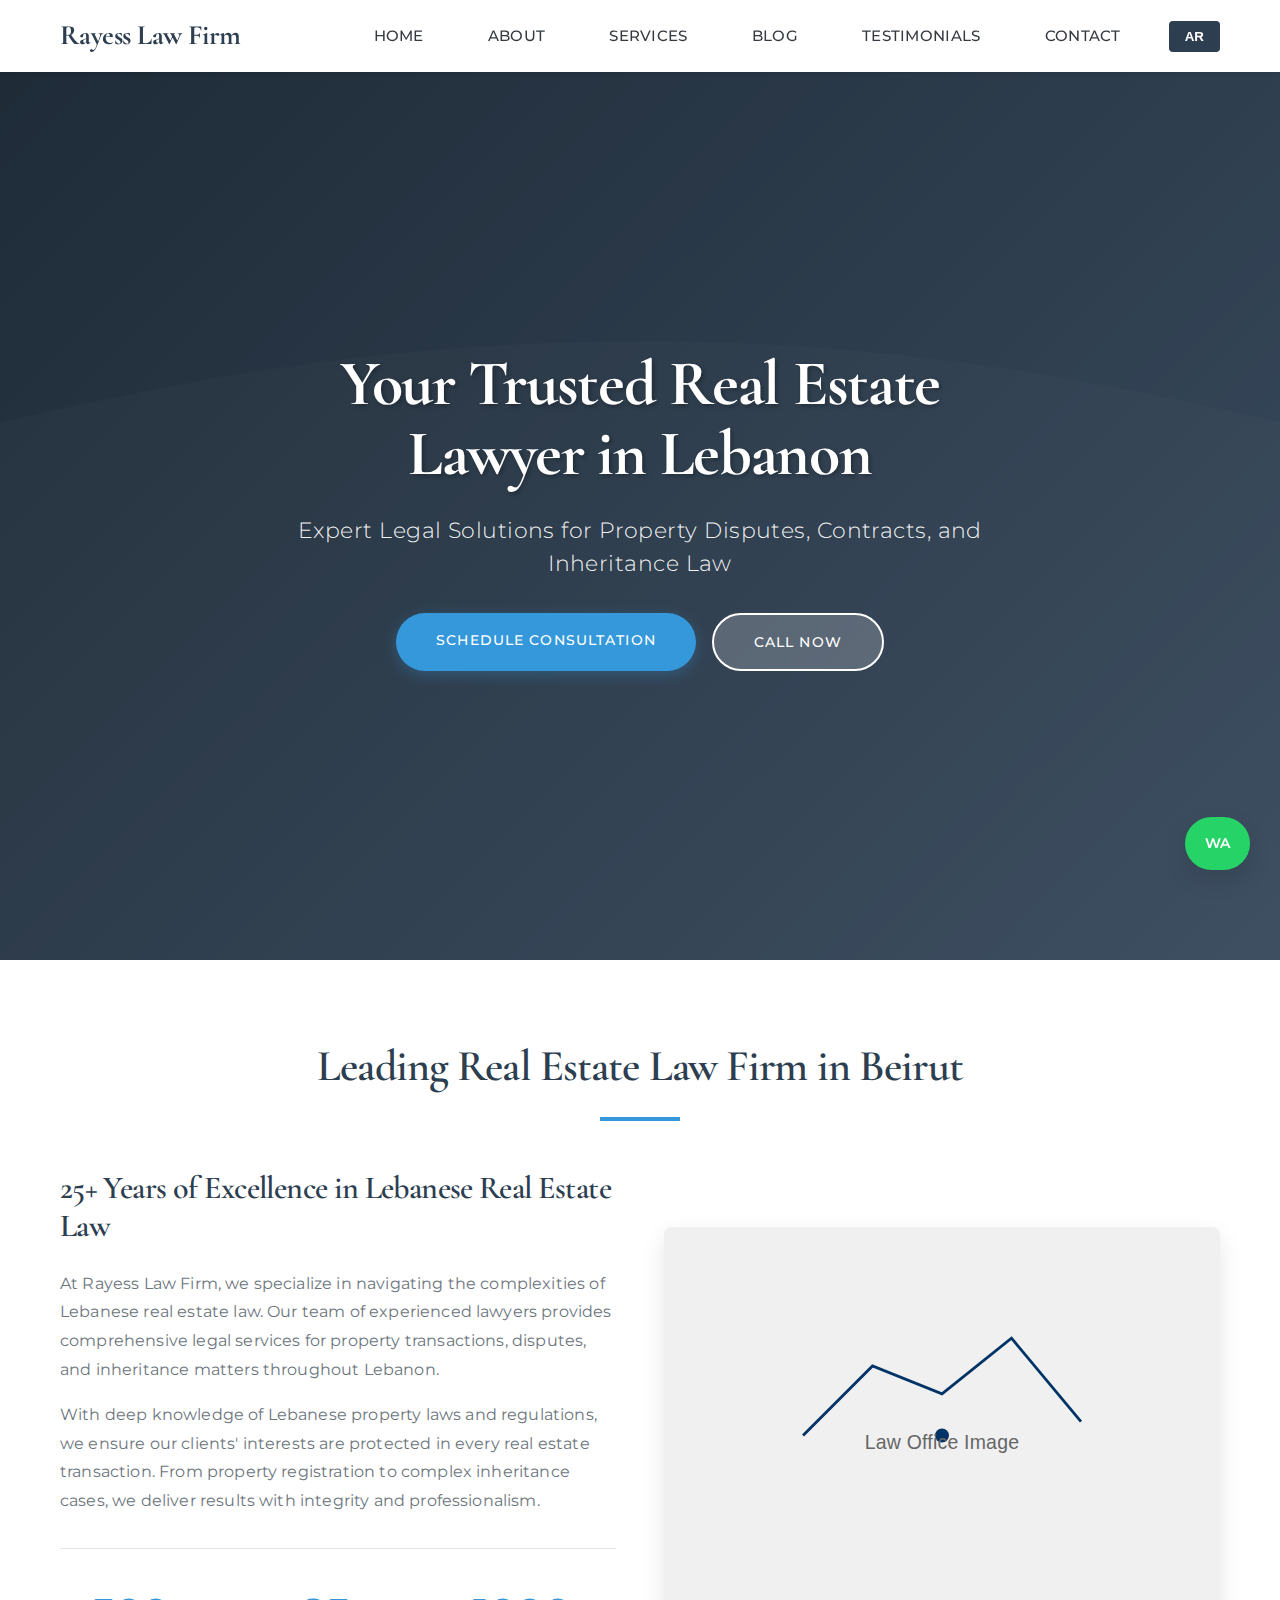
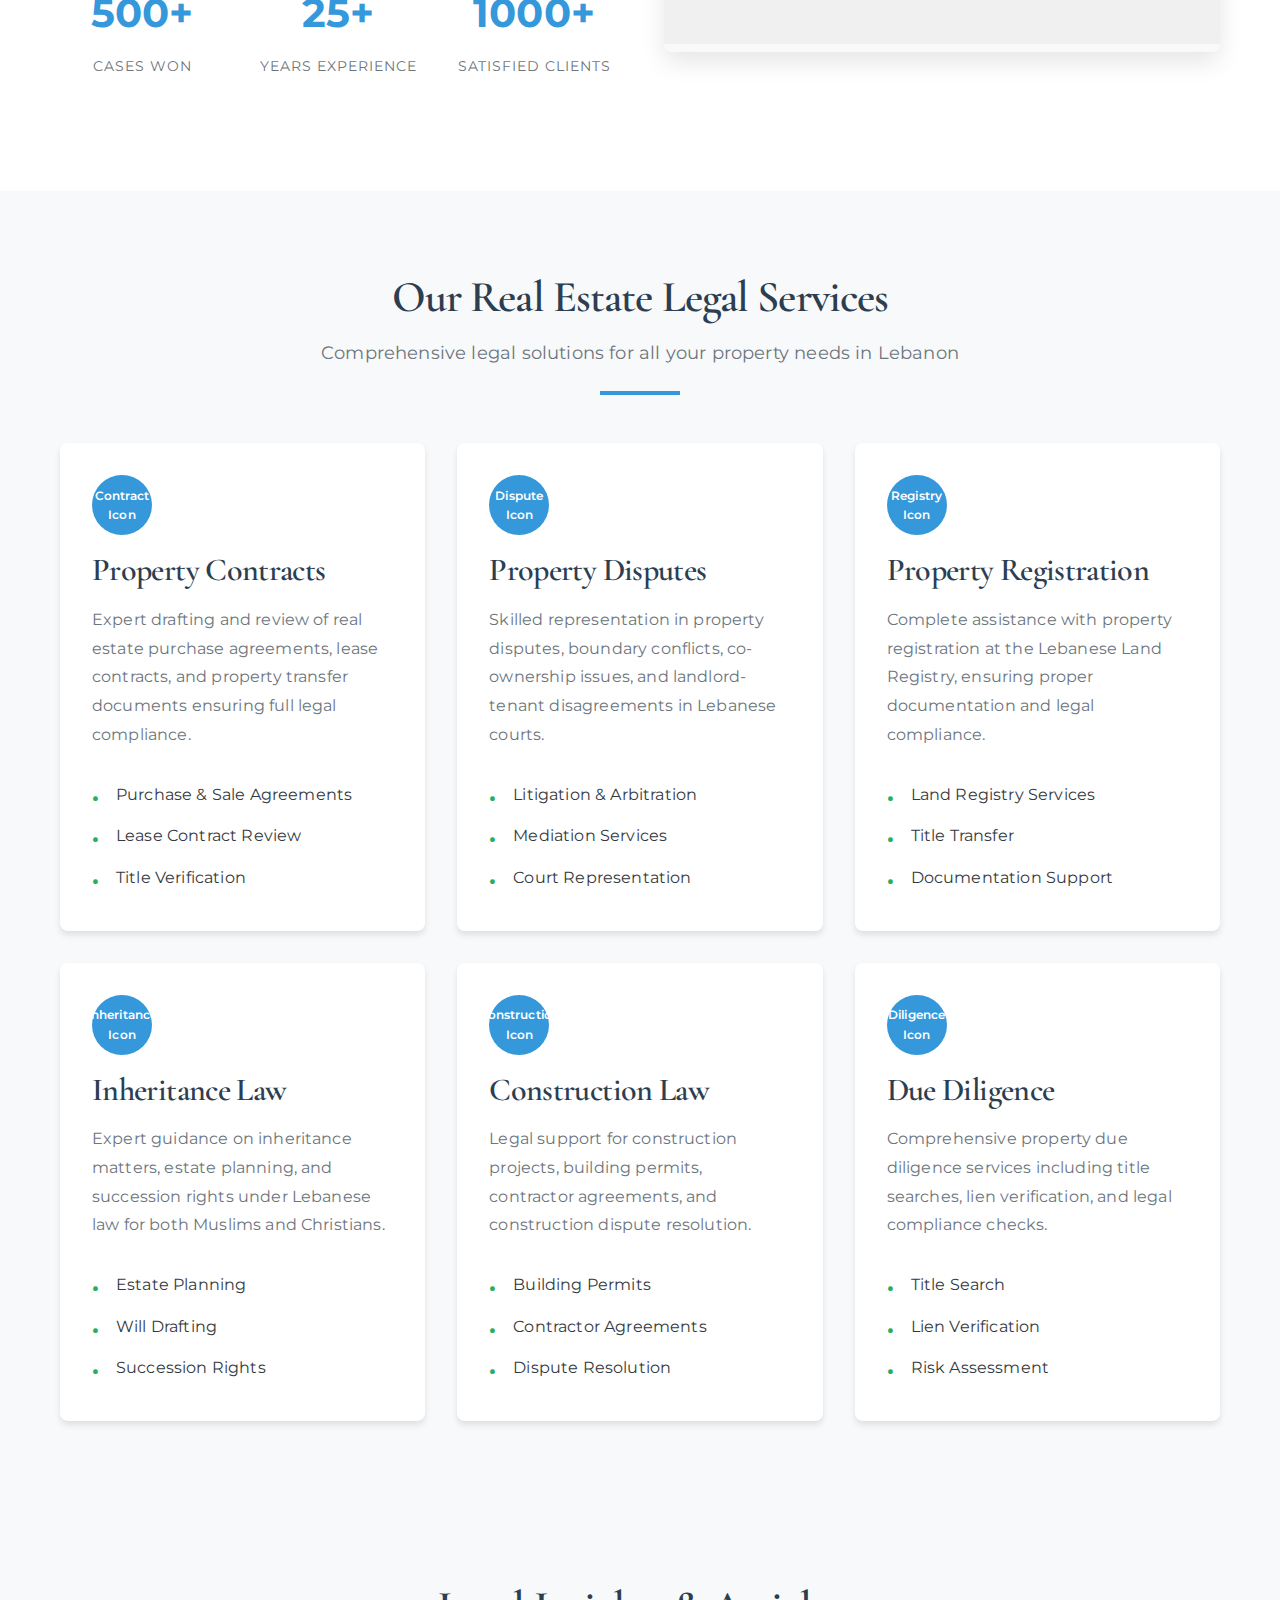
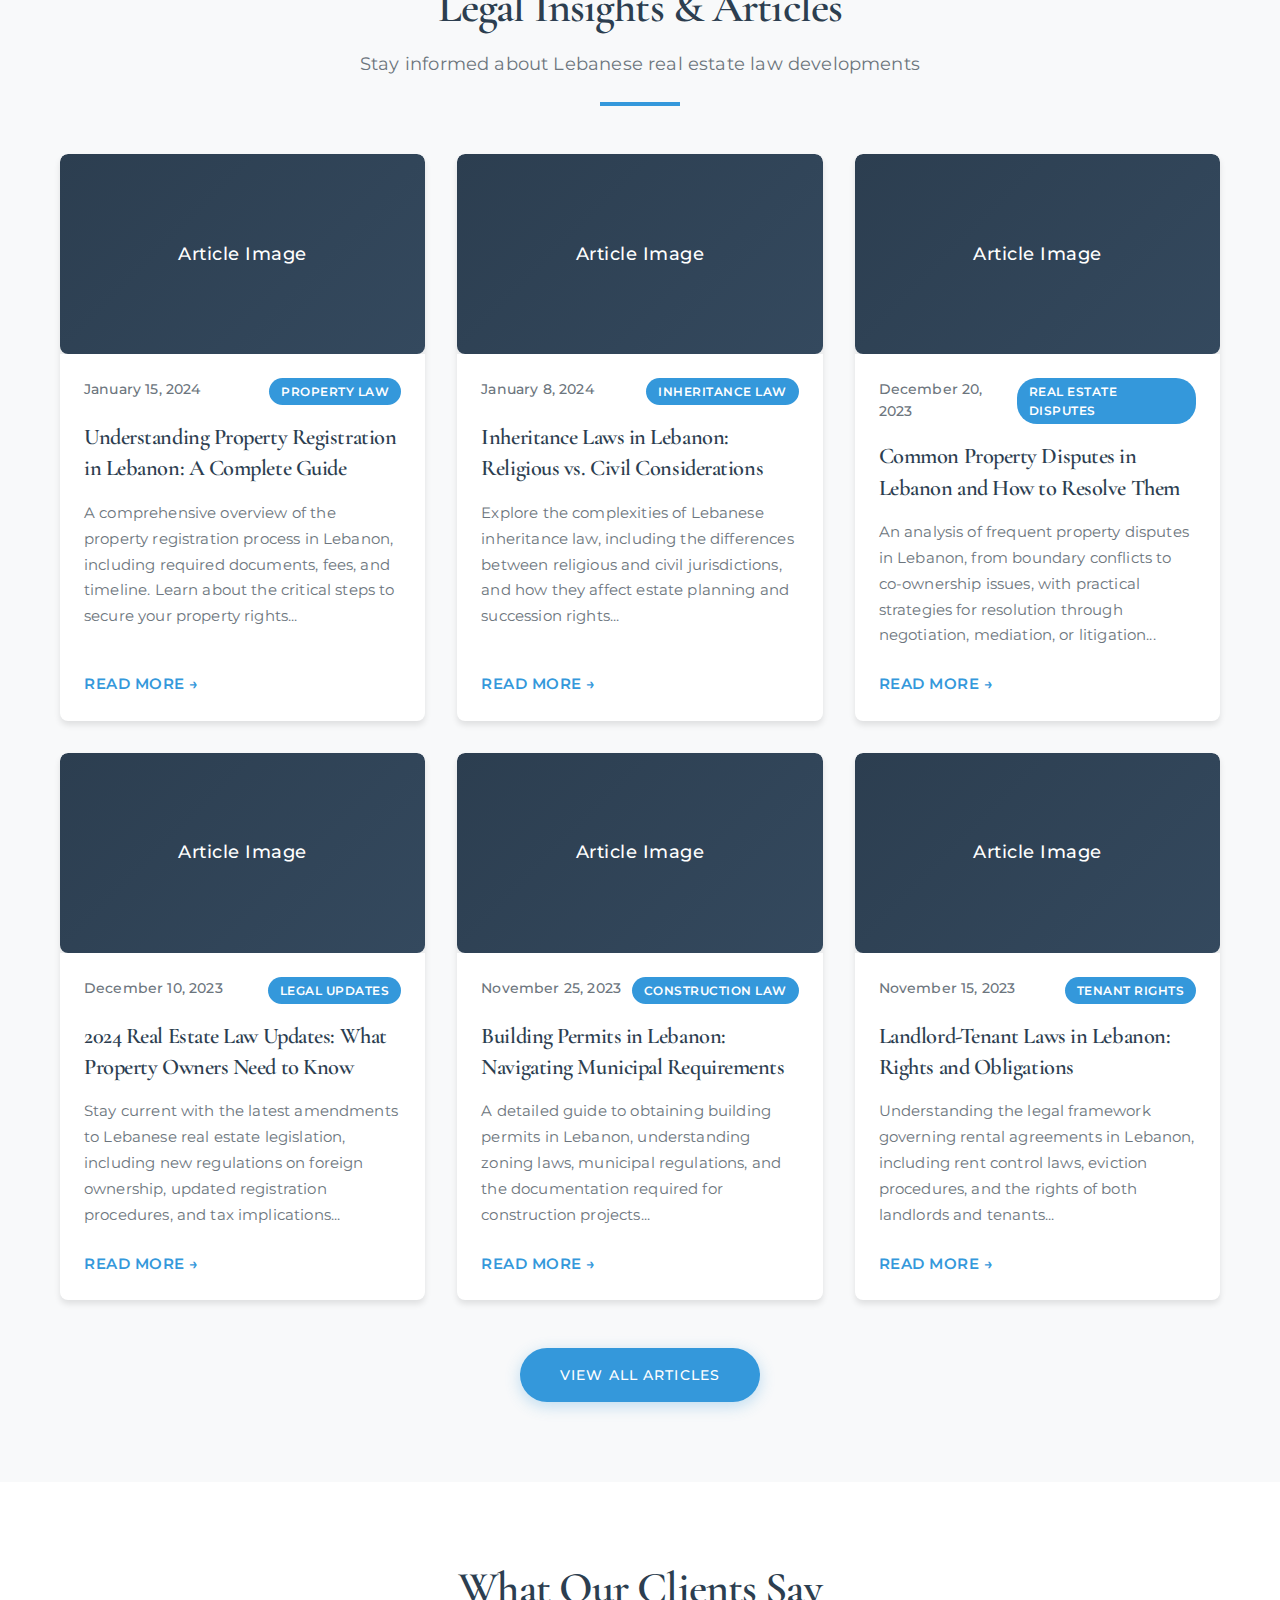
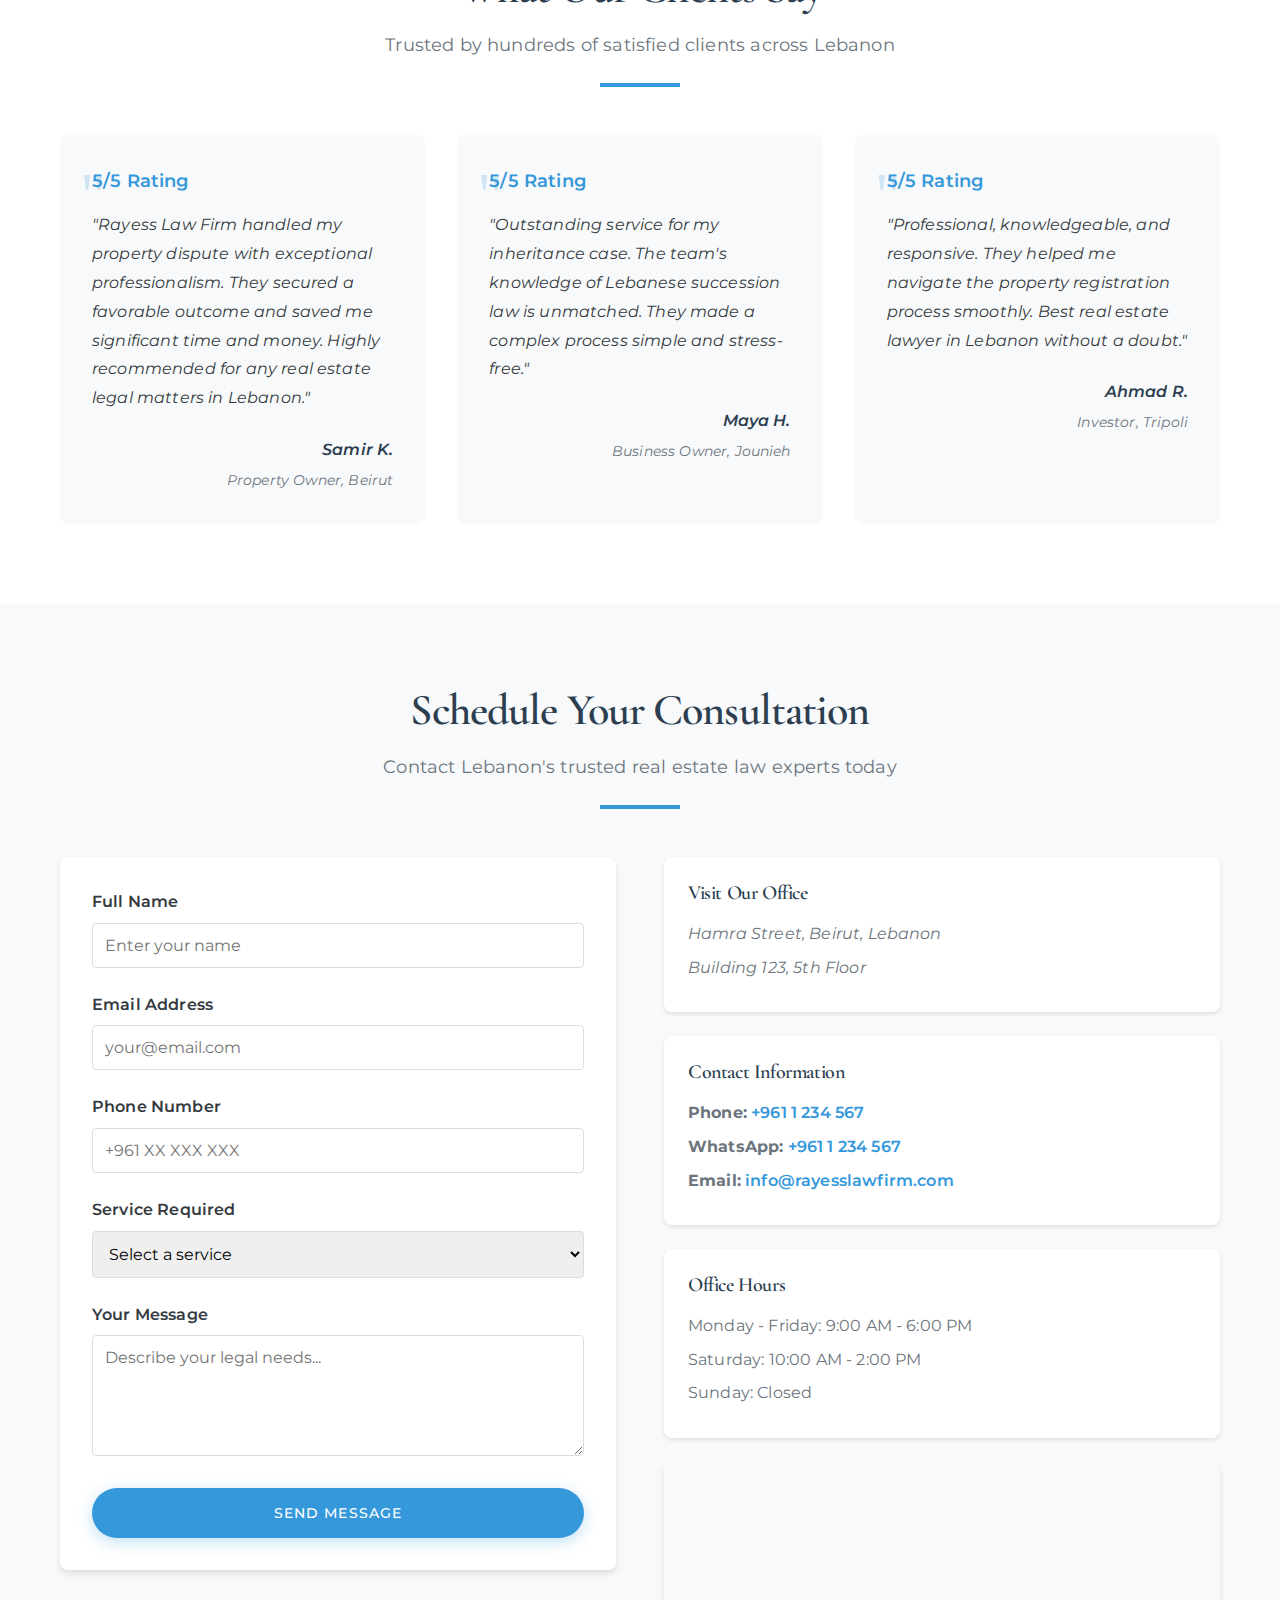
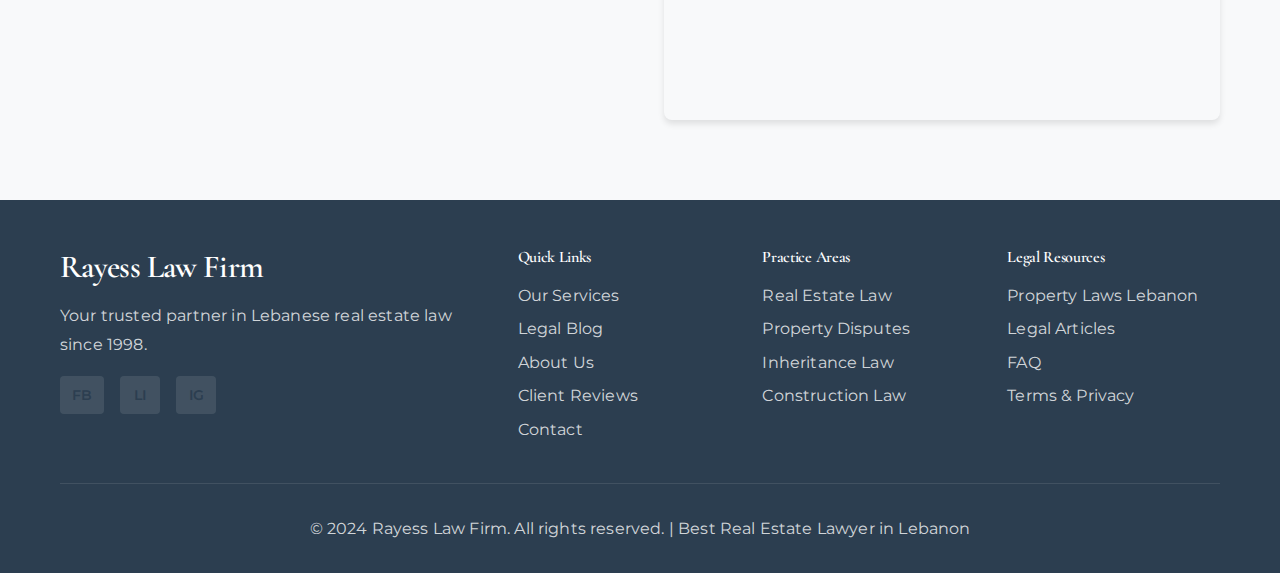
<file: index.html>
<!DOCTYPE html>
<html lang="en" dir="ltr">
<head>
    <meta charset="UTF-8">
    <meta name="viewport" content="width=device-width, initial-scale=1.0">
    <meta http-equiv="X-UA-Compatible" content="ie=edge">
    
    <!-- SEO Meta Tags -->
    <title>Rayess Law Firm - Best Real Estate Lawyer in Lebanon | Beirut Property Legal Services</title>
    <meta name="description" content="Rayess Law Firm - Trusted real estate lawyer in Lebanon specializing in property disputes, contracts, inheritance law, and property registration in Beirut. Expert Lebanese real estate legal advice.">
    <meta name="keywords" content="real estate lawyer Lebanon, best real estate lawyer Lebanon, Lebanese real estate law, Beirut real estate lawyer, Lebanon property dispute lawyer, real estate contracts Lebanon, buy property Lebanon, sell property Lebanon, inheritance law Lebanon, property registration Lebanon, property title lawyer Beirut, land ownership Lebanon, legal advice real estate Lebanon, trusted real estate lawyer Beirut">
    <meta name="author" content="Rayess Law Firm">
    <meta name="robots" content="index, follow">
    <link rel="canonical" href="https://rayesslawfirm.com">
    
    <!-- Open Graph Tags -->
    <meta property="og:title" content="Rayess Law Firm - Best Real Estate Lawyer in Lebanon">
    <meta property="og:description" content="Expert legal services for real estate transactions, property disputes, and inheritance law in Lebanon.">
    <meta property="og:type" content="website">
    <meta property="og:url" content="https://rayesslawfirm.com">
    <meta property="og:image" content="https://rayesslawfirm.com/logo.jpg">
    <meta property="og:locale" content="en_US">
    <meta property="og:locale:alternate" content="ar_LB">
    
    <!-- Twitter Card -->
    <meta name="twitter:card" content="summary_large_image">
    <meta name="twitter:title" content="Rayess Law Firm - Real Estate Lawyer Lebanon">
    <meta name="twitter:description" content="Professional real estate legal services in Beirut, Lebanon">
    
    <!-- Alternate Language -->
    <link rel="alternate" hreflang="ar" href="https://rayesslawfirm.com/ar">
    <link rel="alternate" hreflang="en" href="https://rayesslawfirm.com">
    
    <!-- Fonts -->
    <link rel="preconnect" href="https://fonts.googleapis.com">
    <link rel="preconnect" href="https://fonts.gstatic.com" crossorigin>
    <link href="https://fonts.googleapis.com/css2?family=Cormorant+Garamond:wght@400;600;700&family=Montserrat:wght@300;400;500;600;700&family=Crimson+Text:wght@400;600;700&family=Amiri:wght@400;700&display=swap" rel="stylesheet">
    
    <!-- CSS -->
    <link rel="stylesheet" href="styles.css">
    
    <!-- Schema.org Structured Data -->
    <script type="application/ld+json">
    {
        "@context": "https://schema.org",
        "@type": "LegalService",
        "name": "Rayess Law Firm",
        "description": "Professional real estate legal services in Lebanon",
        "url": "https://rayesslawfirm.com",
        "telephone": "+961-76 591 587",
        "email": "info@rayesslawfirm.com",
        "address": {
            "@type": "PostalAddress",
            "streetAddress": "Main Highway",
            "addressLocality": "Antelias",
            "addressCountry": "LB",
            "postalCode": "1201"
        },
        "geo": {
            "@type": "GeoCoordinates",
            "latitude": "33.8938",
            "longitude": "35.5018"
        },
        "openingHours": "Mo-Fr 09:00-17:00",
        "priceRange": "$$$",
        "serveArea": {
            "@type": "Country",
            "name": "Lebanon"
        },
        "areaServed": ["Beirut", "Mount Lebanon", "North Lebanon", "South Lebanon", "Bekaa"],
        "serviceType": ["Real Estate Law", "Property Law", "Inheritance Law", "Contract Law"],
        "sameAs": [
            "https://facebook.com/rayesslawfirm",
            "https://linkedin.com/company/rayesslawfirm"
        ]
    }
    </script>
    
    <!-- Local Business Schema -->
    <script type="application/ld+json">
    {
        "@context": "https://schema.org",
        "@type": "LocalBusiness",
        "name": "Rayess Law Firm",
        "image": "https://rayesslawfirm.com/logo.jpg",
        "@id": "https://rayesslawfirm.com",
        "url": "https://rayesslawfirm.com",
        "telephone": "+961-1-234567",
        "address": {
            "@type": "PostalAddress",
            "streetAddress": "Main Highway",
            "addressLocality": "Antelias",
            "addressCountry": "LB",
            "postalCode": "1201"
        },
        "aggregateRating": {
            "@type": "AggregateRating",
            "ratingValue": "4.9",
            "reviewCount": "87"
        }
    }
    </script>
</head>
<body>
    <!-- Navigation -->
    <nav class="navbar" role="navigation" aria-label="main navigation">
        <div class="container">
            <div class="nav-wrapper">
                <div class="logo">
                    <h1>Rayess Law Firm</h1>
                    <span class="logo-arabic" data-ar="مكتب رايس للمحاماة"></span>
                </div>
                <div class="nav-menu">
                    <a href="#home" class="nav-link" data-en="Home" data-ar="الرئيسية">Home</a>
                    <a href="#about" class="nav-link" data-en="About" data-ar="من نحن">About</a>
                    <a href="#services" class="nav-link" data-en="Services" data-ar="خدماتنا">Services</a>
                    <a href="#blog" class="nav-link" data-en="Blog" data-ar="المدونة">Blog</a>
                    <a href="#testimonials" class="nav-link" data-en="Testimonials" data-ar="آراء العملاء">Testimonials</a>
                    <a href="#contact" class="nav-link" data-en="Contact" data-ar="اتصل بنا">Contact</a>
                    <button class="lang-toggle" onclick="toggleLanguage()">
                        <span class="lang-text">AR</span>
                    </button>
                </div>
                <button class="mobile-menu-toggle" onclick="toggleMobileMenu()">MENU</button>
            </div>
        </div>
    </nav>

    <!-- Hero Section -->
    <header id="home" class="hero" role="banner">
        <div class="hero-overlay"></div>
        <div class="container">
            <div class="hero-content">
                <h2 class="hero-title" data-en="Your Trusted Real Estate Lawyer in Lebanon" data-ar="محامي العقارات الموثوق به في لبنان">
                    Your Trusted Real Estate Lawyer in Lebanon
                </h2>
                <p class="hero-subtitle" data-en="Expert Legal Solutions for Property Disputes, Contracts, and Inheritance Law" data-ar="حلول قانونية متخصصة للنزاعات العقارية والعقود وقانون الإرث">
                    Expert Legal Solutions for Property Disputes, Contracts, and Inheritance Law
                </p>
                <div class="hero-buttons">
                    <a href="#contact" class="btn btn-primary" data-en="Schedule Consultation" data-ar="حجز استشارة">Schedule Consultation</a>
                    <a href="tel:+9611234567" class="btn btn-secondary" data-en="Call Now" data-ar="اتصل الآن">Call Now</a>
                </div>
            </div>
        </div>
    </header>

    <!-- About Section -->
    <section id="about" class="about-section">
        <div class="container">
            <div class="section-header">
                <h2 data-en="Leading Real Estate Law Firm in Beirut" data-ar="مكتب محاماة رائد في العقارات في بيروت">Leading Real Estate Law Firm in Beirut</h2>
                <div class="section-line"></div>
            </div>
            <div class="about-content">
                <div class="about-text">
                    <h3 data-en="25+ Years of Excellence in Lebanese Real Estate Law" data-ar="أكثر من 25 عامًا من التميز في قانون العقارات اللبناني">25+ Years of Excellence in Lebanese Real Estate Law</h3>
                    <p data-en="At Rayess Law Firm, we specialize in navigating the complexities of Lebanese real estate law. Our team of experienced lawyers provides comprehensive legal services for property transactions, disputes, and inheritance matters throughout Lebanon." 
                       data-ar="في مكتب رايس للمحاماة، نتخصص في التعامل مع تعقيدات قانون العقارات اللبناني. يقدم فريقنا من المحامين ذوي الخبرة خدمات قانونية شاملة للمعاملات العقارية والنزاعات ومسائل الميراث في جميع أنحاء لبنان.">
                        At Rayess Law Firm, we specialize in navigating the complexities of Lebanese real estate law. Our team of experienced lawyers provides comprehensive legal services for property transactions, disputes, and inheritance matters throughout Lebanon.
                    </p>
                    <p data-en="With deep knowledge of Lebanese property laws and regulations, we ensure our clients' interests are protected in every real estate transaction. From property registration to complex inheritance cases, we deliver results with integrity and professionalism." 
                       data-ar="مع معرفة عميقة بقوانين وأنظمة الملكية اللبنانية، نضمن حماية مصالح عملائنا في كل معاملة عقارية. من تسجيل الممتلكات إلى قضايا الميراث المعقدة، نحقق النتائج بنزاهة واحترافية.">
                        With deep knowledge of Lebanese property laws and regulations, we ensure our clients' interests are protected in every real estate transaction. From property registration to complex inheritance cases, we deliver results with integrity and professionalism.
                    </p>
                    <div class="about-stats">
                        <div class="stat">
                            <span class="stat-number">500+</span>
                            <span class="stat-label" data-en="Cases Won" data-ar="قضية رابحة">Cases Won</span>
                        </div>
                        <div class="stat">
                            <span class="stat-number">25+</span>
                            <span class="stat-label" data-en="Years Experience" data-ar="سنوات خبرة">Years Experience</span>
                        </div>
                        <div class="stat">
                            <span class="stat-number">1000+</span>
                            <span class="stat-label" data-en="Satisfied Clients" data-ar="عميل راضٍ">Satisfied Clients</span>
                        </div>
                    </div>
                </div>
                <div class="about-image">
                    <div class="image-placeholder">
                        <svg viewBox="0 0 400 300" xmlns="http://www.w3.org/2000/svg">
                            <rect width="400" height="300" fill="#f0f0f0"/>
                            <path d="M100 150 L150 100 L200 120 L250 80 L300 140" stroke="#003366" stroke-width="2" fill="none"/>
                            <circle cx="200" cy="150" r="5" fill="#003366"/>
                            <text x="200" y="160" text-anchor="middle" font-family="Arial" font-size="14" fill="#666">Law Office Image</text>
                        </svg>
                    </div>
                </div>
            </div>
        </div>
    </section>

    <!-- Services Section -->
    <section id="services" class="services-section">
        <div class="container">
            <div class="section-header">
                <h2 data-en="Our Real Estate Legal Services" data-ar="خدماتنا القانونية العقارية">Our Real Estate Legal Services</h2>
                <p class="section-subtitle" data-en="Comprehensive legal solutions for all your property needs in Lebanon" data-ar="حلول قانونية شاملة لجميع احتياجاتك العقارية في لبنان">
                    Comprehensive legal solutions for all your property needs in Lebanon
                </p>
                <div class="section-line"></div>
            </div>
            <div class="services-grid">
                <article class="service-card">
                    <div class="service-icon"><div class="icon-placeholder">Contract Icon</div></div>
                    <h3 data-en="Property Contracts" data-ar="عقود الملكية">Property Contracts</h3>
                    <p data-en="Expert drafting and review of real estate purchase agreements, lease contracts, and property transfer documents ensuring full legal compliance." data-ar="صياغة ومراجعة خبيرة لاتفاقيات شراء العقارات وعقود الإيجار ووثائق نقل الملكية مع ضمان الامتثال القانوني الكامل.">
                        Expert drafting and review of real estate purchase agreements, lease contracts, and property transfer documents ensuring full legal compliance.
                    </p>
                    <ul class="service-features">
                        <li data-en="Purchase & Sale Agreements" data-ar="اتفاقيات البيع والشراء">Purchase & Sale Agreements</li>
                        <li data-en="Lease Contract Review" data-ar="مراجعة عقود الإيجار">Lease Contract Review</li>
                        <li data-en="Title Verification" data-ar="التحقق من الملكية">Title Verification</li>
                    </ul>
                </article>

                <article class="service-card">
                    <div class="service-icon"><div class="icon-placeholder">Dispute Icon</div></div>
                    <h3 data-en="Property Disputes" data-ar="النزاعات العقارية">Property Disputes</h3>
                    <p data-en="Skilled representation in property disputes, boundary conflicts, co-ownership issues, and landlord-tenant disagreements in Lebanese courts." data-ar="تمثيل ماهر في النزاعات العقارية ونزاعات الحدود وقضايا الملكية المشتركة والخلافات بين المالك والمستأجر في المحاكم اللبنانية.">
                        Skilled representation in property disputes, boundary conflicts, co-ownership issues, and landlord-tenant disagreements in Lebanese courts.
                    </p>
                    <ul class="service-features">
                        <li data-en="Litigation & Arbitration" data-ar="التقاضي والتحكيم">Litigation & Arbitration</li>
                        <li data-en="Mediation Services" data-ar="خدمات الوساطة">Mediation Services</li>
                        <li data-en="Court Representation" data-ar="التمثيل في المحكمة">Court Representation</li>
                    </ul>
                </article>

                <article class="service-card">
                    <div class="service-icon"><div class="icon-placeholder">Registry Icon</div></div>
                    <h3 data-en="Property Registration" data-ar="تسجيل الملكية">Property Registration</h3>
                    <p data-en="Complete assistance with property registration at the Lebanese Land Registry, ensuring proper documentation and legal compliance." data-ar="مساعدة كاملة في تسجيل الممتلكات في السجل العقاري اللبناني، مع ضمان التوثيق السليم والامتثال القانوني.">
                        Complete assistance with property registration at the Lebanese Land Registry, ensuring proper documentation and legal compliance.
                    </p>
                    <ul class="service-features">
                        <li data-en="Land Registry Services" data-ar="خدمات السجل العقاري">Land Registry Services</li>
                        <li data-en="Title Transfer" data-ar="نقل الملكية">Title Transfer</li>
                        <li data-en="Documentation Support" data-ar="دعم التوثيق">Documentation Support</li>
                    </ul>
                </article>

                <article class="service-card">
                    <div class="service-icon"><div class="icon-placeholder">Inheritance Icon</div></div>
                    <h3 data-en="Inheritance Law" data-ar="قانون الميراث">Inheritance Law</h3>
                    <p data-en="Expert guidance on inheritance matters, estate planning, and succession rights under Lebanese law for both Muslims and Christians." data-ar="توجيه خبير في مسائل الميراث والتخطيط العقاري وحقوق الخلافة بموجب القانون اللبناني للمسلمين والمسيحيين.">
                        Expert guidance on inheritance matters, estate planning, and succession rights under Lebanese law for both Muslims and Christians.
                    </p>
                    <ul class="service-features">
                        <li data-en="Estate Planning" data-ar="التخطيط العقاري">Estate Planning</li>
                        <li data-en="Will Drafting" data-ar="صياغة الوصايا">Will Drafting</li>
                        <li data-en="Succession Rights" data-ar="حقوق الخلافة">Succession Rights</li>
                    </ul>
                </article>

                <article class="service-card">
                    <div class="service-icon"><div class="icon-placeholder">Construction Icon</div></div>
                    <h3 data-en="Construction Law" data-ar="قانون البناء">Construction Law</h3>
                    <p data-en="Legal support for construction projects, building permits, contractor agreements, and construction dispute resolution." data-ar="الدعم القانوني لمشاريع البناء وتصاريح البناء واتفاقيات المقاولين وحل نزاعات البناء.">
                        Legal support for construction projects, building permits, contractor agreements, and construction dispute resolution.
                    </p>
                    <ul class="service-features">
                        <li data-en="Building Permits" data-ar="تصاريح البناء">Building Permits</li>
                        <li data-en="Contractor Agreements" data-ar="اتفاقيات المقاولين">Contractor Agreements</li>
                        <li data-en="Dispute Resolution" data-ar="حل النزاعات">Dispute Resolution</li>
                    </ul>
                </article>

                <article class="service-card">
                    <div class="service-icon"><div class="icon-placeholder">Diligence Icon</div></div>
                    <h3 data-en="Due Diligence" data-ar="العناية الواجبة">Due Diligence</h3>
                    <p data-en="Comprehensive property due diligence services including title searches, lien verification, and legal compliance checks." data-ar="خدمات العناية الواجبة الشاملة للممتلكات بما في ذلك البحث عن الملكية والتحقق من الرهن وفحوصات الامتثال القانوني.">
                        Comprehensive property due diligence services including title searches, lien verification, and legal compliance checks.
                    </p>
                    <ul class="service-features">
                        <li data-en="Title Search" data-ar="البحث عن الملكية">Title Search</li>
                        <li data-en="Lien Verification" data-ar="التحقق من الرهن">Lien Verification</li>
                        <li data-en="Risk Assessment" data-ar="تقييم المخاطر">Risk Assessment</li>
                    </ul>
                </article>
            </div>
        </div>
    </section>

    <!-- Blog Section -->
    <section id="blog" class="blog-section">
        <div class="container">
            <div class="section-header">
                <h2 data-en="Legal Insights & Articles" data-ar="رؤى ومقالات قانونية">Legal Insights & Articles</h2>
                <p class="section-subtitle" data-en="Stay informed about Lebanese real estate law developments" data-ar="ابق على اطلاع بتطورات قانون العقارات اللبناني">
                    Stay informed about Lebanese real estate law developments
                </p>
                <div class="section-line"></div>
            </div>
            <div class="blog-grid">
                <article class="blog-card">
                    <div class="blog-image">
                        <div class="image-placeholder">
                            <span>Article Image</span>
                        </div>
                    </div>
                    <div class="blog-content">
                        <div class="blog-meta">
                            <span class="blog-date" data-en="January 15, 2024" data-ar="15 يناير 2024">January 15, 2024</span>
                            <span class="blog-category" data-en="Property Law" data-ar="قانون الملكية">Property Law</span>
                        </div>
                        <h3 data-en="Understanding Property Registration in Lebanon: A Complete Guide" data-ar="فهم تسجيل الملكية في لبنان: دليل كامل">
                            Understanding Property Registration in Lebanon: A Complete Guide
                        </h3>
                        <p data-en="A comprehensive overview of the property registration process in Lebanon, including required documents, fees, and timeline. Learn about the critical steps to secure your property rights..." 
                           data-ar="نظرة شاملة على عملية تسجيل الممتلكات في لبنان، بما في ذلك المستندات المطلوبة والرسوم والجدول الزمني. تعرف على الخطوات الحاسمة لتأمين حقوق الملكية الخاصة بك...">
                            A comprehensive overview of the property registration process in Lebanon, including required documents, fees, and timeline. Learn about the critical steps to secure your property rights...
                        </p>
                        <a href="blog/property-registration-lebanon-guide.html" class="blog-link" data-en="Read More →" data-ar="اقرأ المزيد ←">Read More →</a>
                    </div>
                </article>

                <article class="blog-card">
                    <div class="blog-image">
                        <div class="image-placeholder">
                            <span>Article Image</span>
                        </div>
                    </div>
                    <div class="blog-content">
                        <div class="blog-meta">
                            <span class="blog-date" data-en="January 8, 2024" data-ar="8 يناير 2024">January 8, 2024</span>
                            <span class="blog-category" data-en="Inheritance Law" data-ar="قانون الميراث">Inheritance Law</span>
                        </div>
                        <h3 data-en="Inheritance Laws in Lebanon: Religious vs. Civil Considerations" data-ar="قوانين الميراث في لبنان: الاعتبارات الدينية مقابل المدنية">
                            Inheritance Laws in Lebanon: Religious vs. Civil Considerations
                        </h3>
                        <p data-en="Explore the complexities of Lebanese inheritance law, including the differences between religious and civil jurisdictions, and how they affect estate planning and succession rights..." 
                           data-ar="استكشف تعقيدات قانون الميراث اللبناني، بما في ذلك الاختلافات بين الولايات القضائية الدينية والمدنية، وكيف تؤثر على تخطيط التركة وحقوق الخلافة...">
                            Explore the complexities of Lebanese inheritance law, including the differences between religious and civil jurisdictions, and how they affect estate planning and succession rights...
                        </p>
                        <a href="blog/property-registration-lebanon-guide.html" class="blog-link" data-en="Read More →" data-ar="اقرأ المزيد ←">Read More →</a>
                    </div>
                </article>

                <article class="blog-card">
                    <div class="blog-image">
                        <div class="image-placeholder">
                            <span>Article Image</span>
                        </div>
                    </div>
                    <div class="blog-content">
                        <div class="blog-meta">
                            <span class="blog-date" data-en="December 20, 2023" data-ar="20 ديسمبر 2023">December 20, 2023</span>
                            <span class="blog-category" data-en="Real Estate Disputes" data-ar="نزاعات العقارات">Real Estate Disputes</span>
                        </div>
                        <h3 data-en="Common Property Disputes in Lebanon and How to Resolve Them" data-ar="النزاعات العقارية الشائعة في لبنان وكيفية حلها">
                            Common Property Disputes in Lebanon and How to Resolve Them
                        </h3>
                        <p data-en="An analysis of frequent property disputes in Lebanon, from boundary conflicts to co-ownership issues, with practical strategies for resolution through negotiation, mediation, or litigation..." 
                           data-ar="تحليل للنزاعات العقارية المتكررة في لبنان، من نزاعات الحدود إلى قضايا الملكية المشتركة، مع استراتيجيات عملية للحل من خلال التفاوض أو الوساطة أو التقاضي...">
                            An analysis of frequent property disputes in Lebanon, from boundary conflicts to co-ownership issues, with practical strategies for resolution through negotiation, mediation, or litigation...
                        </p>
                        <a href="blog/property-registration-lebanon-guide.html" class="blog-link" data-en="Read More →" data-ar="اقرأ المزيد ←">Read More →</a>
                    </div>
                </article>

                <article class="blog-card">
                    <div class="blog-image">
                        <div class="image-placeholder">
                            <span>Article Image</span>
                        </div>
                    </div>
                    <div class="blog-content">
                        <div class="blog-meta">
                            <span class="blog-date" data-en="December 10, 2023" data-ar="10 ديسمبر 2023">December 10, 2023</span>
                            <span class="blog-category" data-en="Legal Updates" data-ar="تحديثات قانونية">Legal Updates</span>
                        </div>
                        <h3 data-en="2024 Real Estate Law Updates: What Property Owners Need to Know" data-ar="تحديثات قانون العقارات 2024: ما يحتاج مالكو العقارات معرفته">
                            2024 Real Estate Law Updates: What Property Owners Need to Know
                        </h3>
                        <p data-en="Stay current with the latest amendments to Lebanese real estate legislation, including new regulations on foreign ownership, updated registration procedures, and tax implications..." 
                           data-ar="ابق على اطلاع بأحدث التعديلات على تشريعات العقارات اللبنانية، بما في ذلك اللوائح الجديدة حول الملكية الأجنبية وإجراءات التسجيل المحدثة والآثار الضريبية...">
                            Stay current with the latest amendments to Lebanese real estate legislation, including new regulations on foreign ownership, updated registration procedures, and tax implications...
                        </p>
                        <a href="blog/property-registration-lebanon-guide.html" class="blog-link" data-en="Read More →" data-ar="اقرأ المزيد ←">Read More →</a>
                    </div>
                </article>

                <article class="blog-card">
                    <div class="blog-image">
                        <div class="image-placeholder">
                            <span>Article Image</span>
                        </div>
                    </div>
                    <div class="blog-content">
                        <div class="blog-meta">
                            <span class="blog-date" data-en="November 25, 2023" data-ar="25 نوفمبر 2023">November 25, 2023</span>
                            <span class="blog-category" data-en="Construction Law" data-ar="قانون البناء">Construction Law</span>
                        </div>
                        <h3 data-en="Building Permits in Lebanon: Navigating Municipal Requirements" data-ar="تصاريح البناء في لبنان: التنقل في المتطلبات البلدية">
                            Building Permits in Lebanon: Navigating Municipal Requirements
                        </h3>
                        <p data-en="A detailed guide to obtaining building permits in Lebanon, understanding zoning laws, municipal regulations, and the documentation required for construction projects..." 
                           data-ar="دليل مفصل للحصول على تصاريح البناء في لبنان، وفهم قوانين تقسيم المناطق واللوائح البلدية والوثائق المطلوبة لمشاريع البناء...">
                            A detailed guide to obtaining building permits in Lebanon, understanding zoning laws, municipal regulations, and the documentation required for construction projects...
                        </p>
                        <a href="blog/property-registration-lebanon-guide.html" class="blog-link" data-en="Read More →" data-ar="اقرأ المزيد ←">Read More →</a>
                    </div>
                </article>

                <article class="blog-card">
                    <div class="blog-image">
                        <div class="image-placeholder">
                            <span>Article Image</span>
                        </div>
                    </div>
                    <div class="blog-content">
                        <div class="blog-meta">
                            <span class="blog-date" data-en="November 15, 2023" data-ar="15 نوفمبر 2023">November 15, 2023</span>
                            <span class="blog-category" data-en="Tenant Rights" data-ar="حقوق المستأجر">Tenant Rights</span>
                        </div>
                        <h3 data-en="Landlord-Tenant Laws in Lebanon: Rights and Obligations" data-ar="قوانين المالك والمستأجر في لبنان: الحقوق والواجبات">
                            Landlord-Tenant Laws in Lebanon: Rights and Obligations
                        </h3>
                        <p data-en="Understanding the legal framework governing rental agreements in Lebanon, including rent control laws, eviction procedures, and the rights of both landlords and tenants..." 
                           data-ar="فهم الإطار القانوني الذي يحكم اتفاقيات الإيجار في لبنان، بما في ذلك قوانين التحكم في الإيجار وإجراءات الإخلاء وحقوق كل من الملاك والمستأجرين...">
                            Understanding the legal framework governing rental agreements in Lebanon, including rent control laws, eviction procedures, and the rights of both landlords and tenants...
                        </p>
                        <a href="blog/property-registration-lebanon-guide.html" class="blog-link" data-en="Read More →" data-ar="اقرأ المزيد ←">Read More →</a>
                    </div>
                </article>
            </div>
            <div class="blog-cta">
                <a href="#" class="btn btn-primary" data-en="View All Articles" data-ar="عرض جميع المقالات">View All Articles</a>
            </div>
        </div>
    </section>

    <!-- Testimonials Section -->
    <section id="testimonials" class="testimonials-section">
        <div class="container">
            <div class="section-header">
                <h2 data-en="What Our Clients Say" data-ar="ماذا يقول عملاؤنا">What Our Clients Say</h2>
                <p class="section-subtitle" data-en="Trusted by hundreds of satisfied clients across Lebanon" data-ar="موثوق به من قبل مئات العملاء الراضين في جميع أنحاء لبنان">
                    Trusted by hundreds of satisfied clients across Lebanon
                </p>
                <div class="section-line"></div>
            </div>
            <div class="testimonials-grid">
                <div class="testimonial-card">
                    <div class="stars">5/5 Rating</div>
                    <blockquote data-en="Rayess Law Firm handled my property dispute with exceptional professionalism. They secured a favorable outcome and saved me significant time and money. Highly recommended for any real estate legal matters in Lebanon." 
                                data-ar="تعامل مكتب رايس للمحاماة مع نزاعي العقاري باحترافية استثنائية. لقد حققوا نتيجة إيجابية ووفروا لي الوقت والمال. أوصي بشدة بأي مسائل قانونية عقارية في لبنان.">
                        "Rayess Law Firm handled my property dispute with exceptional professionalism. They secured a favorable outcome and saved me significant time and money. Highly recommended for any real estate legal matters in Lebanon."
                    </blockquote>
                    <cite>
                        <strong data-en="Samir K." data-ar="سمير ك.">Samir K.</strong>
                        <span data-en="Property Owner, Beirut" data-ar="مالك عقار، بيروت">Property Owner, Beirut</span>
                    </cite>
                </div>

                <div class="testimonial-card">
                    <div class="stars">5/5 Rating</div>
                    <blockquote data-en="Outstanding service for my inheritance case. The team's knowledge of Lebanese succession law is unmatched. They made a complex process simple and stress-free." 
                                data-ar="خدمة متميزة لقضية الميراث الخاصة بي. معرفة الفريق بقانون الخلافة اللبناني لا مثيل لها. لقد جعلوا العملية المعقدة بسيطة وخالية من الإجهاد.">
                        "Outstanding service for my inheritance case. The team's knowledge of Lebanese succession law is unmatched. They made a complex process simple and stress-free."
                    </blockquote>
                    <cite>
                        <strong data-en="Maya H." data-ar="مايا ح.">Maya H.</strong>
                        <span data-en="Business Owner, Jounieh" data-ar="صاحبة أعمال، جونيه">Business Owner, Jounieh</span>
                    </cite>
                </div>

                <div class="testimonial-card">
                    <div class="stars">5/5 Rating</div>
                    <blockquote data-en="Professional, knowledgeable, and responsive. They helped me navigate the property registration process smoothly. Best real estate lawyer in Lebanon without a doubt." 
                                data-ar="محترف وذو معرفة وسريع الاستجابة. ساعدوني في التنقل في عملية تسجيل الممتلكات بسلاسة. أفضل محامي عقارات في لبنان بلا شك.">
                        "Professional, knowledgeable, and responsive. They helped me navigate the property registration process smoothly. Best real estate lawyer in Lebanon without a doubt."
                    </blockquote>
                    <cite>
                        <strong data-en="Ahmad R." data-ar="أحمد ر.">Ahmad R.</strong>
                        <span data-en="Investor, Tripoli" data-ar="مستثمر، طرابلس">Investor, Tripoli</span>
                    </cite>
                </div>
            </div>
        </div>
    </section>

    <!-- Contact Section -->
    <section id="contact" class="contact-section">
        <div class="container">
            <div class="section-header">
                <h2 data-en="Schedule Your Consultation" data-ar="حجز استشارتك">Schedule Your Consultation</h2>
                <p class="section-subtitle" data-en="Contact Lebanon's trusted real estate law experts today" data-ar="اتصل بخبراء قانون العقارات الموثوقين في لبنان اليوم">
                    Contact Lebanon's trusted real estate law experts today
                </p>
                <div class="section-line"></div>
            </div>
            <div class="contact-content">
                <div class="contact-form-wrapper">
                    <form id="contactForm" class="contact-form">
                        <div class="form-group">
                            <label for="name" data-en="Full Name" data-ar="الاسم الكامل">Full Name</label>
                            <input type="text" id="name" name="name" required placeholder="Enter your name" data-placeholder-en="Enter your name" data-placeholder-ar="أدخل اسمك">
                        </div>
                        <div class="form-group">
                            <label for="email" data-en="Email Address" data-ar="البريد الإلكتروني">Email Address</label>
                            <input type="email" id="email" name="email" required placeholder="your@email.com" data-placeholder-en="your@email.com" data-placeholder-ar="بريدك@الإلكتروني.com">
                        </div>
                        <div class="form-group">
                            <label for="phone" data-en="Phone Number" data-ar="رقم الهاتف">Phone Number</label>
                            <input type="tel" id="phone" name="phone" required placeholder="+961 XX XXX XXX" data-placeholder-en="+961 XX XXX XXX" data-placeholder-ar="+961 XX XXX XXX">
                        </div>
                        <div class="form-group">
                            <label for="service" data-en="Service Required" data-ar="الخدمة المطلوبة">Service Required</label>
                            <select id="service" name="service" required>
                                <option value="" data-en="Select a service" data-ar="اختر خدمة">Select a service</option>
                                <option value="contracts" data-en="Property Contracts" data-ar="عقود الملكية">Property Contracts</option>
                                <option value="disputes" data-en="Property Disputes" data-ar="النزاعات العقارية">Property Disputes</option>
                                <option value="registration" data-en="Property Registration" data-ar="تسجيل الملكية">Property Registration</option>
                                <option value="inheritance" data-en="Inheritance Law" data-ar="قانون الميراث">Inheritance Law</option>
                                <option value="construction" data-en="Construction Law" data-ar="قانون البناء">Construction Law</option>
                                <option value="other" data-en="Other" data-ar="أخرى">Other</option>
                            </select>
                        </div>
                        <div class="form-group">
                            <label for="message" data-en="Your Message" data-ar="رسالتك">Your Message</label>
                            <textarea id="message" name="message" rows="5" required placeholder="Describe your legal needs..." data-placeholder-en="Describe your legal needs..." data-placeholder-ar="صف احتياجاتك القانونية..."></textarea>
                        </div>
                        <button type="submit" class="btn btn-primary btn-block" data-en="Send Message" data-ar="إرسال الرسالة">Send Message</button>
                    </form>
                </div>
                <div class="contact-info">
                    <div class="info-card">
                        <h3 data-en="Visit Our Office" data-ar="زر مكتبنا">Visit Our Office</h3>
                        <address>
                            <p data-en="Hamra Street, Beirut, Lebanon" data-ar="شارع الحمرا، بيروت، لبنان">Hamra Street, Beirut, Lebanon</p>
                            <p data-en="Building 123, 5th Floor" data-ar="مبنى 123، الطابق الخامس">Building 123, 5th Floor</p>
                        </address>
                    </div>
                    <div class="info-card">
                        <h3 data-en="Contact Information" data-ar="معلومات الاتصال">Contact Information</h3>
                        <p><strong data-en="Phone:" data-ar="الهاتف:">Phone:</strong> <a href="tel:+9611234567">+961 1 234 567</a></p>
                        <p><strong data-en="WhatsApp:" data-ar="واتساب:">WhatsApp:</strong> <a href="https://wa.me/9611234567">+961 1 234 567</a></p>
                        <p><strong data-en="Email:" data-ar="البريد:">Email:</strong> <a href="mailto:info@rayesslawfirm.com">info@rayesslawfirm.com</a></p>
                    </div>
                    <div class="info-card">
                        <h3 data-en="Office Hours" data-ar="ساعات العمل">Office Hours</h3>
                        <p data-en="Monday - Friday: 9:00 AM - 6:00 PM" data-ar="الإثنين - الجمعة: 9:00 ص - 6:00 م">Monday - Friday: 9:00 AM - 6:00 PM</p>
                        <p data-en="Saturday: 10:00 AM - 2:00 PM" data-ar="السبت: 10:00 ص - 2:00 م">Saturday: 10:00 AM - 2:00 PM</p>
                        <p data-en="Sunday: Closed" data-ar="الأحد: مغلق">Sunday: Closed</p>
                    </div>
                    <div class="map-container">
                        <iframe src="https://www.google.com/maps/embed?pb=!1m18!1m12!1m3!1d3927.5641270856554!2d35.57994607617286!3d33.91403642501443!2m3!1f0!2f0!3f0!3m2!1i1024!2i768!4f13.1!3m3!1m2!1s0x151f3f7eafccbadd%3A0x7bd440cc67e999c9!2sRayess%20Law%20Firm!5e1!3m2!1sen!2slb!4v1764250019202!5m2!1sen!2slb" width="600" height="450" style="border:0;" allowfullscreen="" loading="lazy" referrerpolicy="no-referrer-when-downgrade"></iframe>
                    </div>
                </div>
            </div>
        </div>
    </section>

    <!-- Footer -->
    <footer class="footer">
        <div class="container">
            <div class="footer-content">
                <div class="footer-column">
                    <h3 data-en="Rayess Law Firm" data-ar="مكتب رايس للمحاماة">Rayess Law Firm</h3>
                    <p data-en="Your trusted partner in Lebanese real estate law since 1998." data-ar="شريكك الموثوق في قانون العقارات اللبناني منذ 1998.">
                        Your trusted partner in Lebanese real estate law since 1998.
                    </p>
                    <div class="social-links">
                        <a href="https://facebook.com/rayesslawfirm" aria-label="Facebook">FB</a>
                        <a href="https://linkedin.com/company/rayesslawfirm" aria-label="LinkedIn">LI</a>
                        <a href="https://instagram.com/rayesslawfirm" aria-label="Instagram">IG</a>
                    </div>
                </div>
                <div class="footer-column">
                    <h4 data-en="Quick Links" data-ar="روابط سريعة">Quick Links</h4>
                    <ul>
                        <li><a href="#services" data-en="Our Services" data-ar="خدماتنا">Our Services</a></li>
                        <li><a href="#blog" data-en="Legal Blog" data-ar="المدونة القانونية">Legal Blog</a></li>
                        <li><a href="#about" data-en="About Us" data-ar="من نحن">About Us</a></li>
                        <li><a href="#testimonials" data-en="Client Reviews" data-ar="آراء العملاء">Client Reviews</a></li>
                        <li><a href="#contact" data-en="Contact" data-ar="اتصل بنا">Contact</a></li>
                    </ul>
                </div>
                <div class="footer-column">
                    <h4 data-en="Practice Areas" data-ar="مجالات الممارسة">Practice Areas</h4>
                    <ul>
                        <li><a href="#" data-en="Real Estate Law" data-ar="قانون العقارات">Real Estate Law</a></li>
                        <li><a href="#" data-en="Property Disputes" data-ar="النزاعات العقارية">Property Disputes</a></li>
                        <li><a href="#" data-en="Inheritance Law" data-ar="قانون الميراث">Inheritance Law</a></li>
                        <li><a href="#" data-en="Construction Law" data-ar="قانون البناء">Construction Law</a></li>
                    </ul>
                </div>
                <div class="footer-column">
                    <h4 data-en="Legal Resources" data-ar="الموارد القانونية">Legal Resources</h4>
                    <ul>
                        <li><a href="#" data-en="Property Laws Lebanon" data-ar="قوانين الملكية لبنان">Property Laws Lebanon</a></li>
                        <li><a href="#" data-en="Legal Articles" data-ar="مقالات قانونية">Legal Articles</a></li>
                        <li><a href="#" data-en="FAQ" data-ar="الأسئلة الشائعة">FAQ</a></li>
                        <li><a href="#" data-en="Terms & Privacy" data-ar="الشروط والخصوصية">Terms & Privacy</a></li>
                    </ul>
                </div>
            </div>
            <div class="footer-bottom">
                <p data-en="© 2024 Rayess Law Firm. All rights reserved. | Best Real Estate Lawyer in Lebanon" 
                   data-ar="© 2024 مكتب رايس للمحاماة. جميع الحقوق محفوظة. | أفضل محامي عقارات في لبنان">
                    © 2024 Rayess Law Firm. All rights reserved. | Best Real Estate Lawyer in Lebanon
                </p>
            </div>
        </div>
    </footer>

    <!-- WhatsApp Button -->
    <a href="https://wa.me/9611234567" class="whatsapp-float" aria-label="WhatsApp">
        <span>WA</span>
    </a>

    <!-- Scripts -->
    <script src="scripts.js"></script>
</body>
</html>
</file>
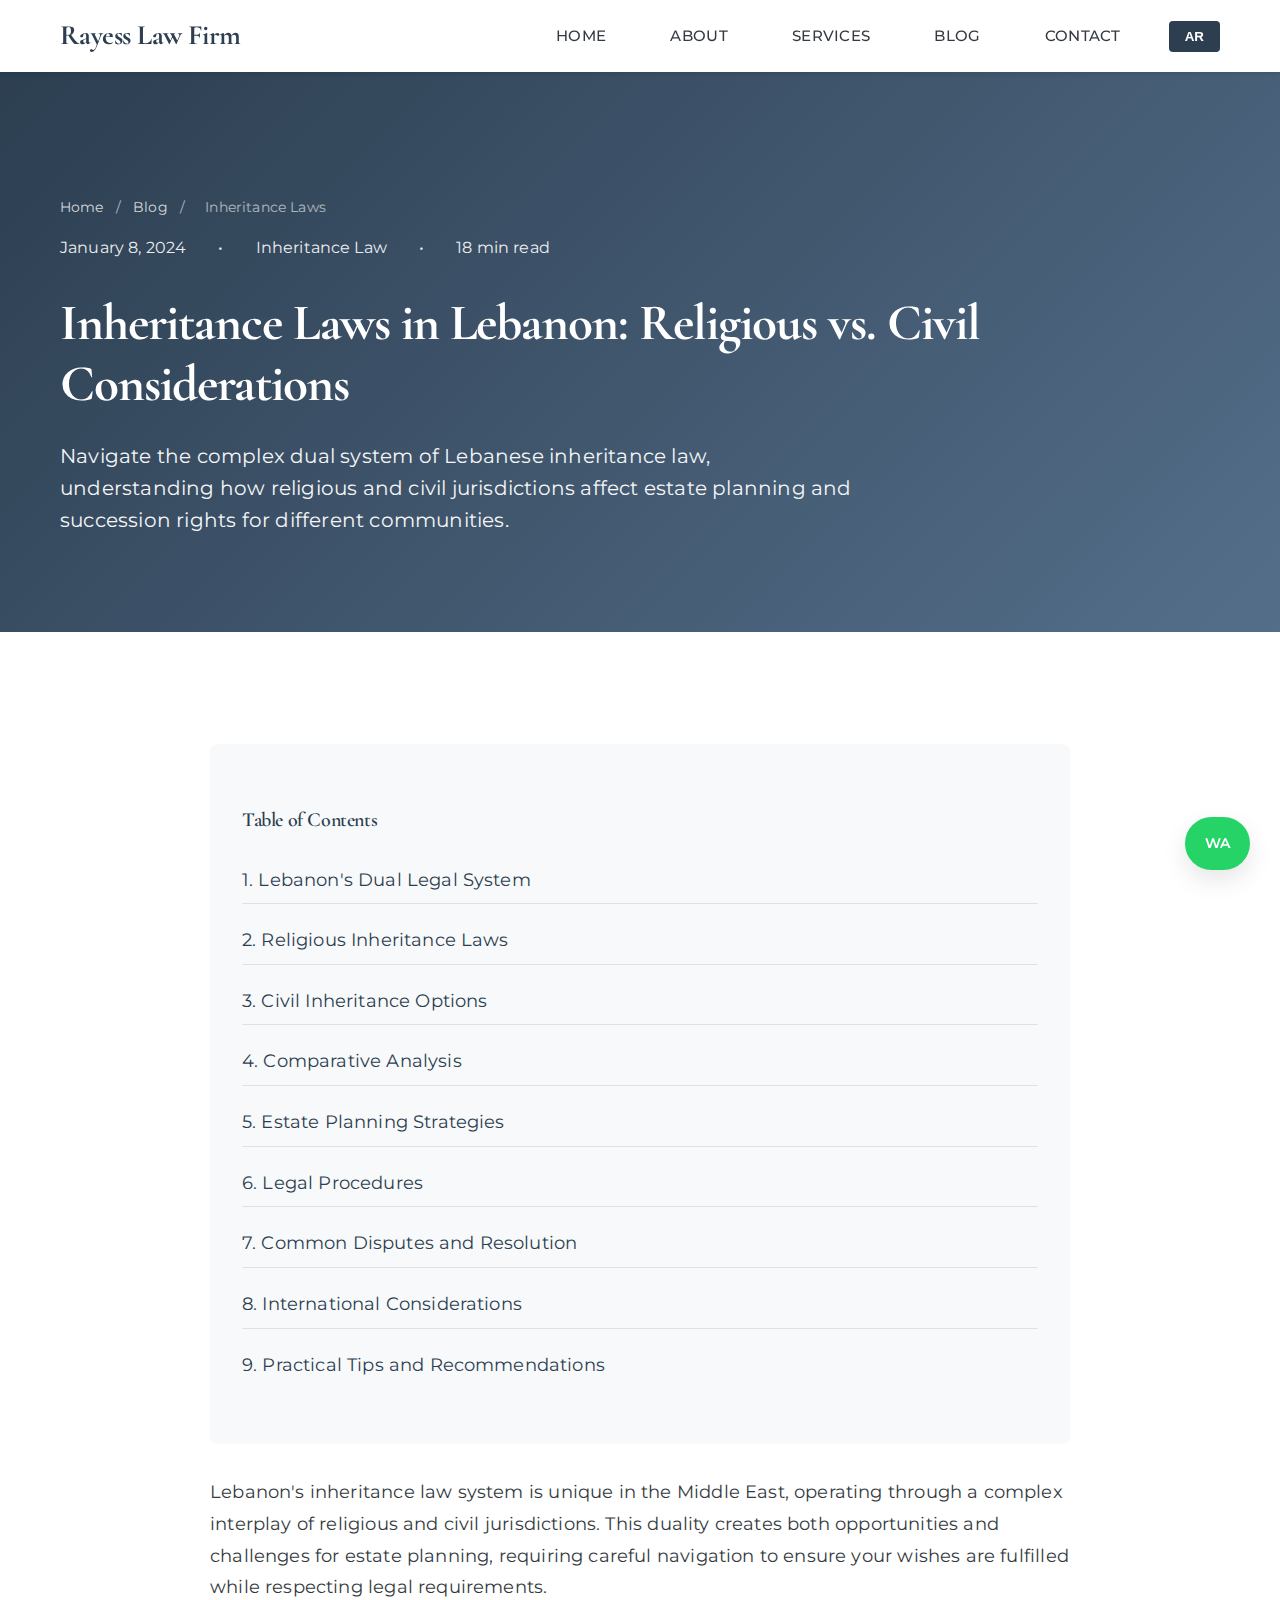
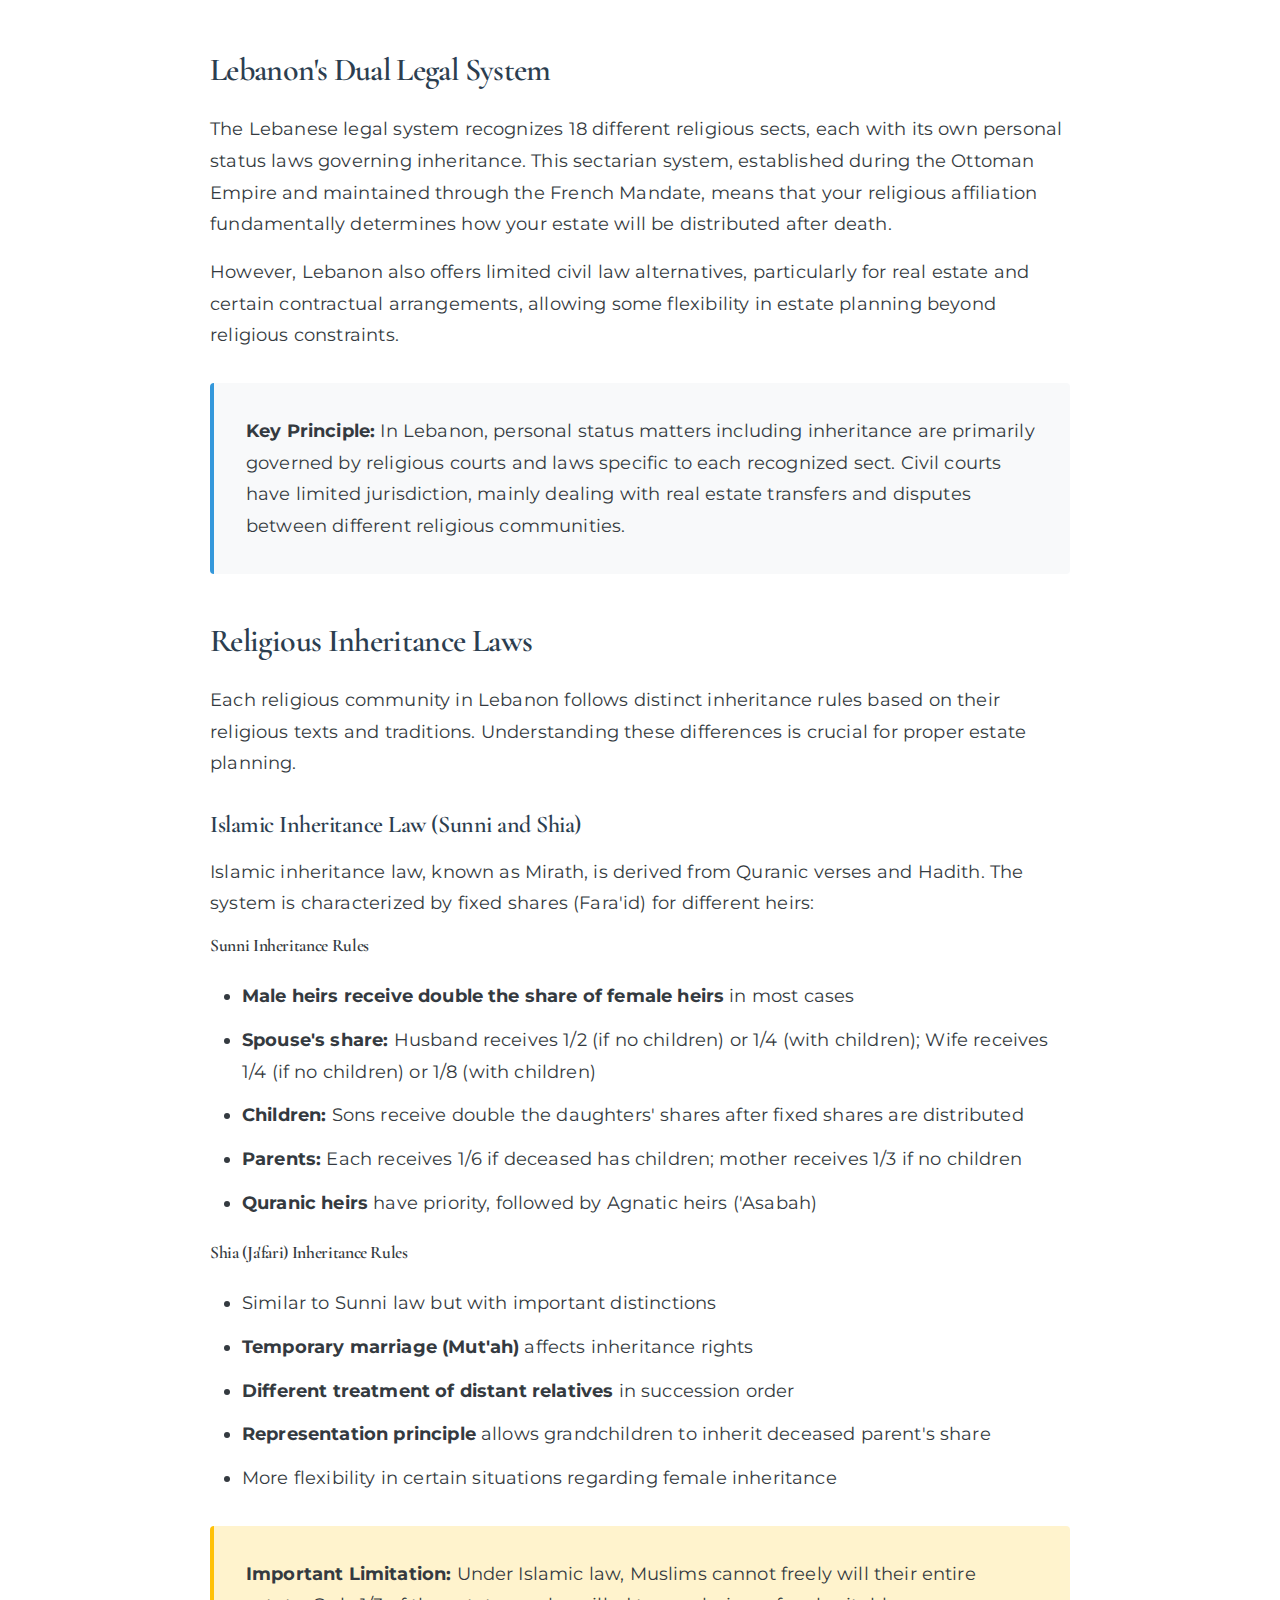
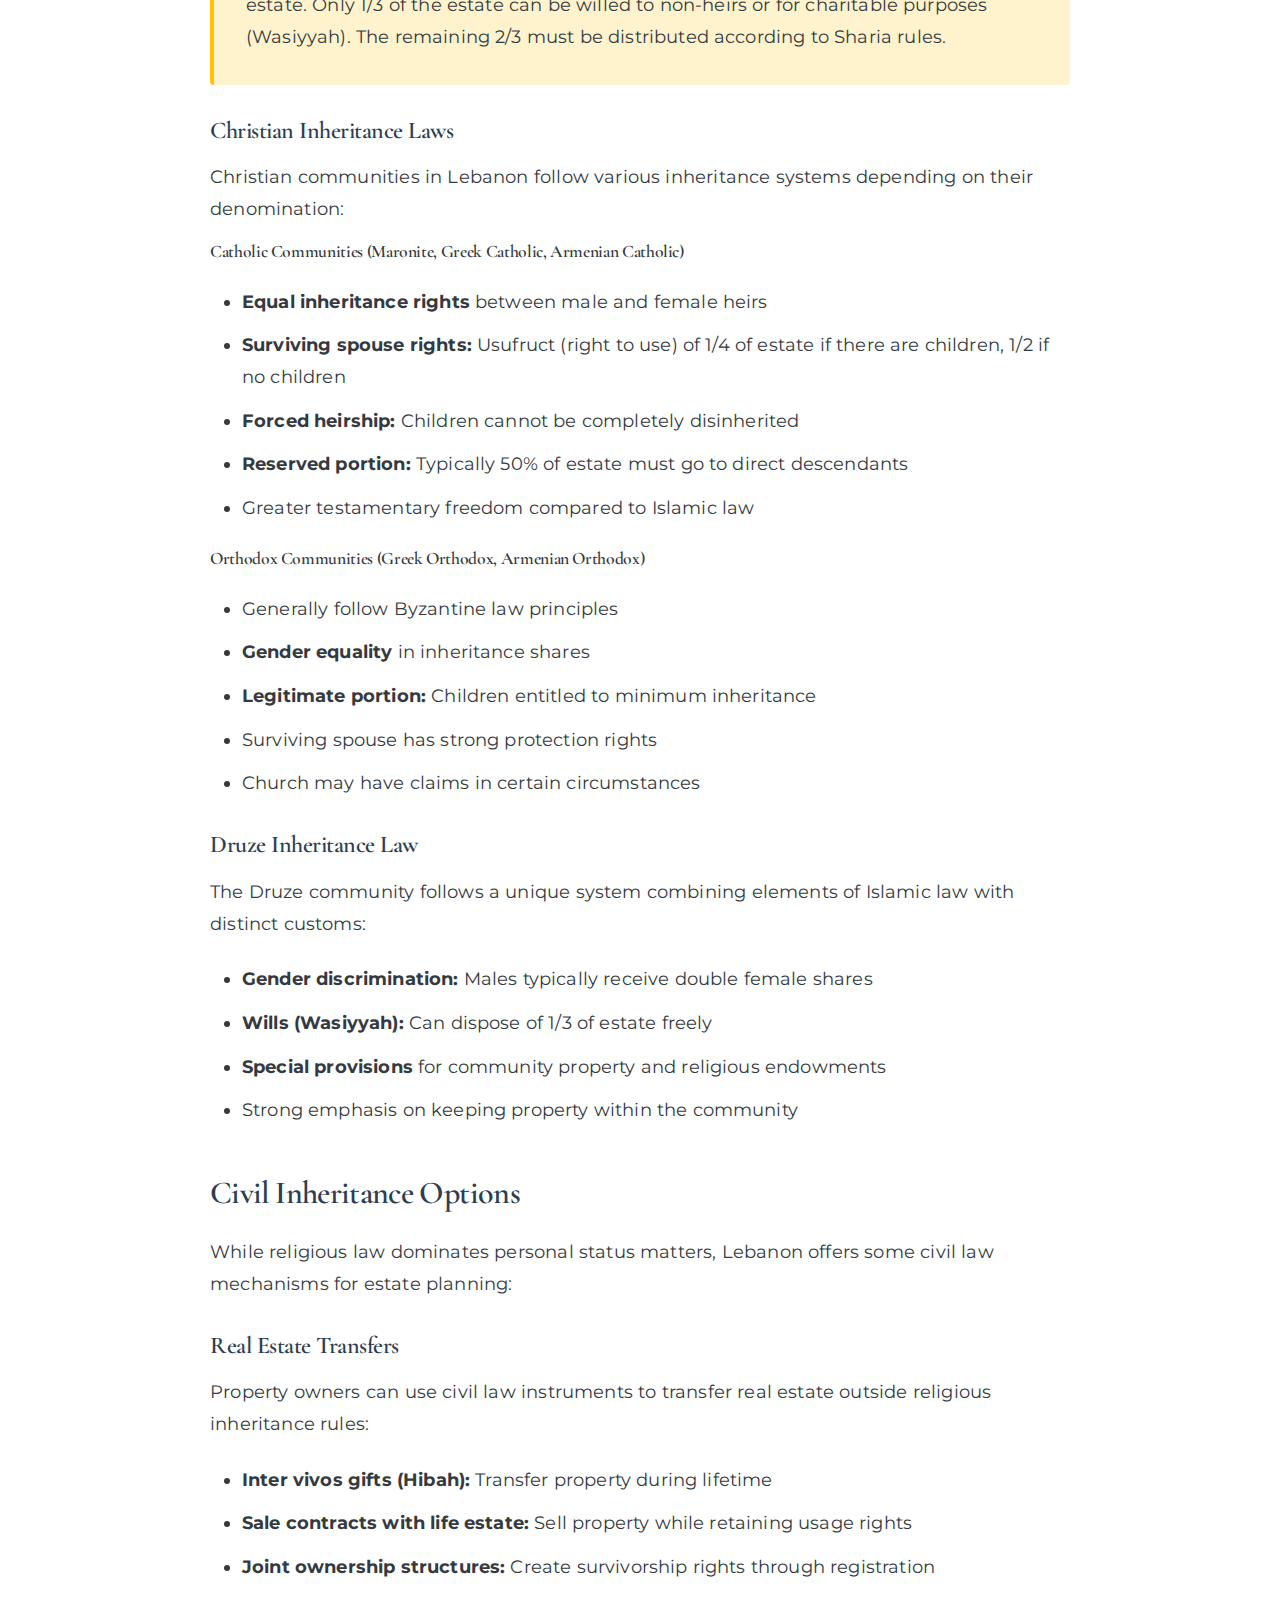
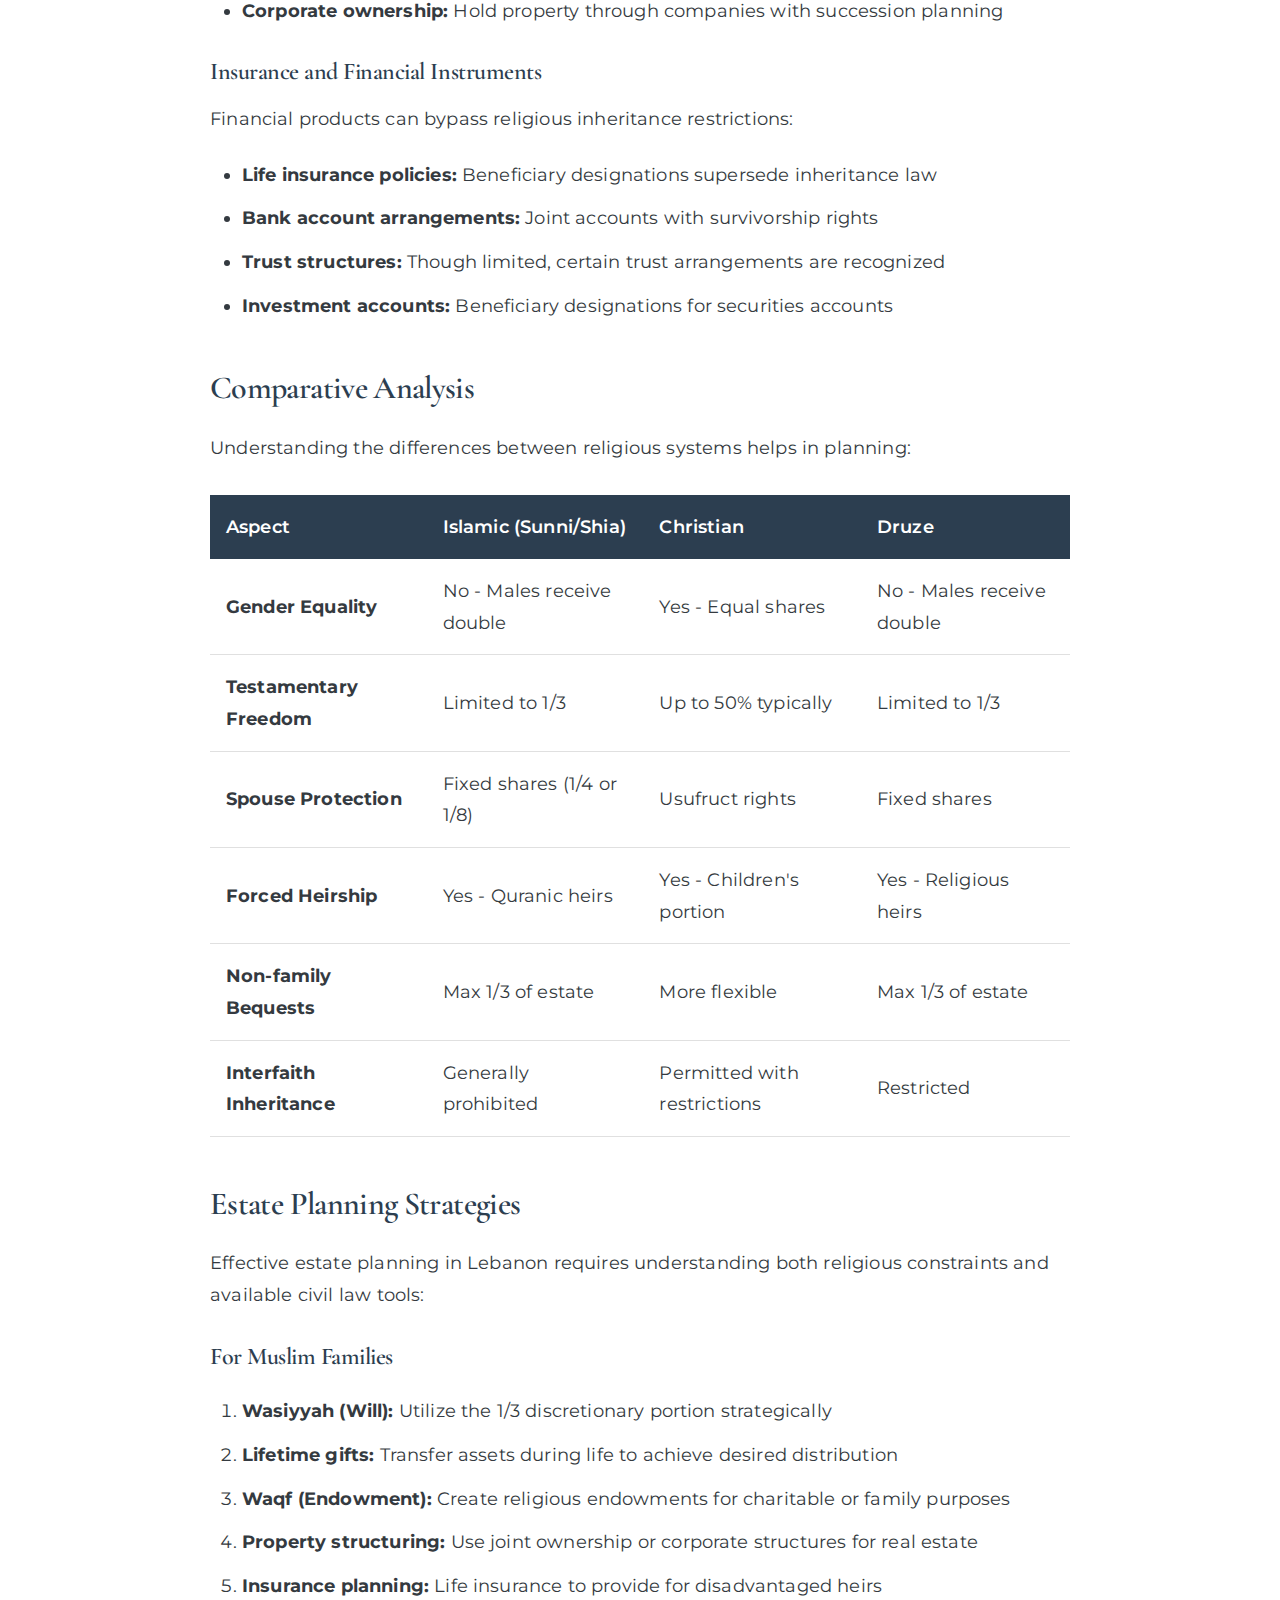
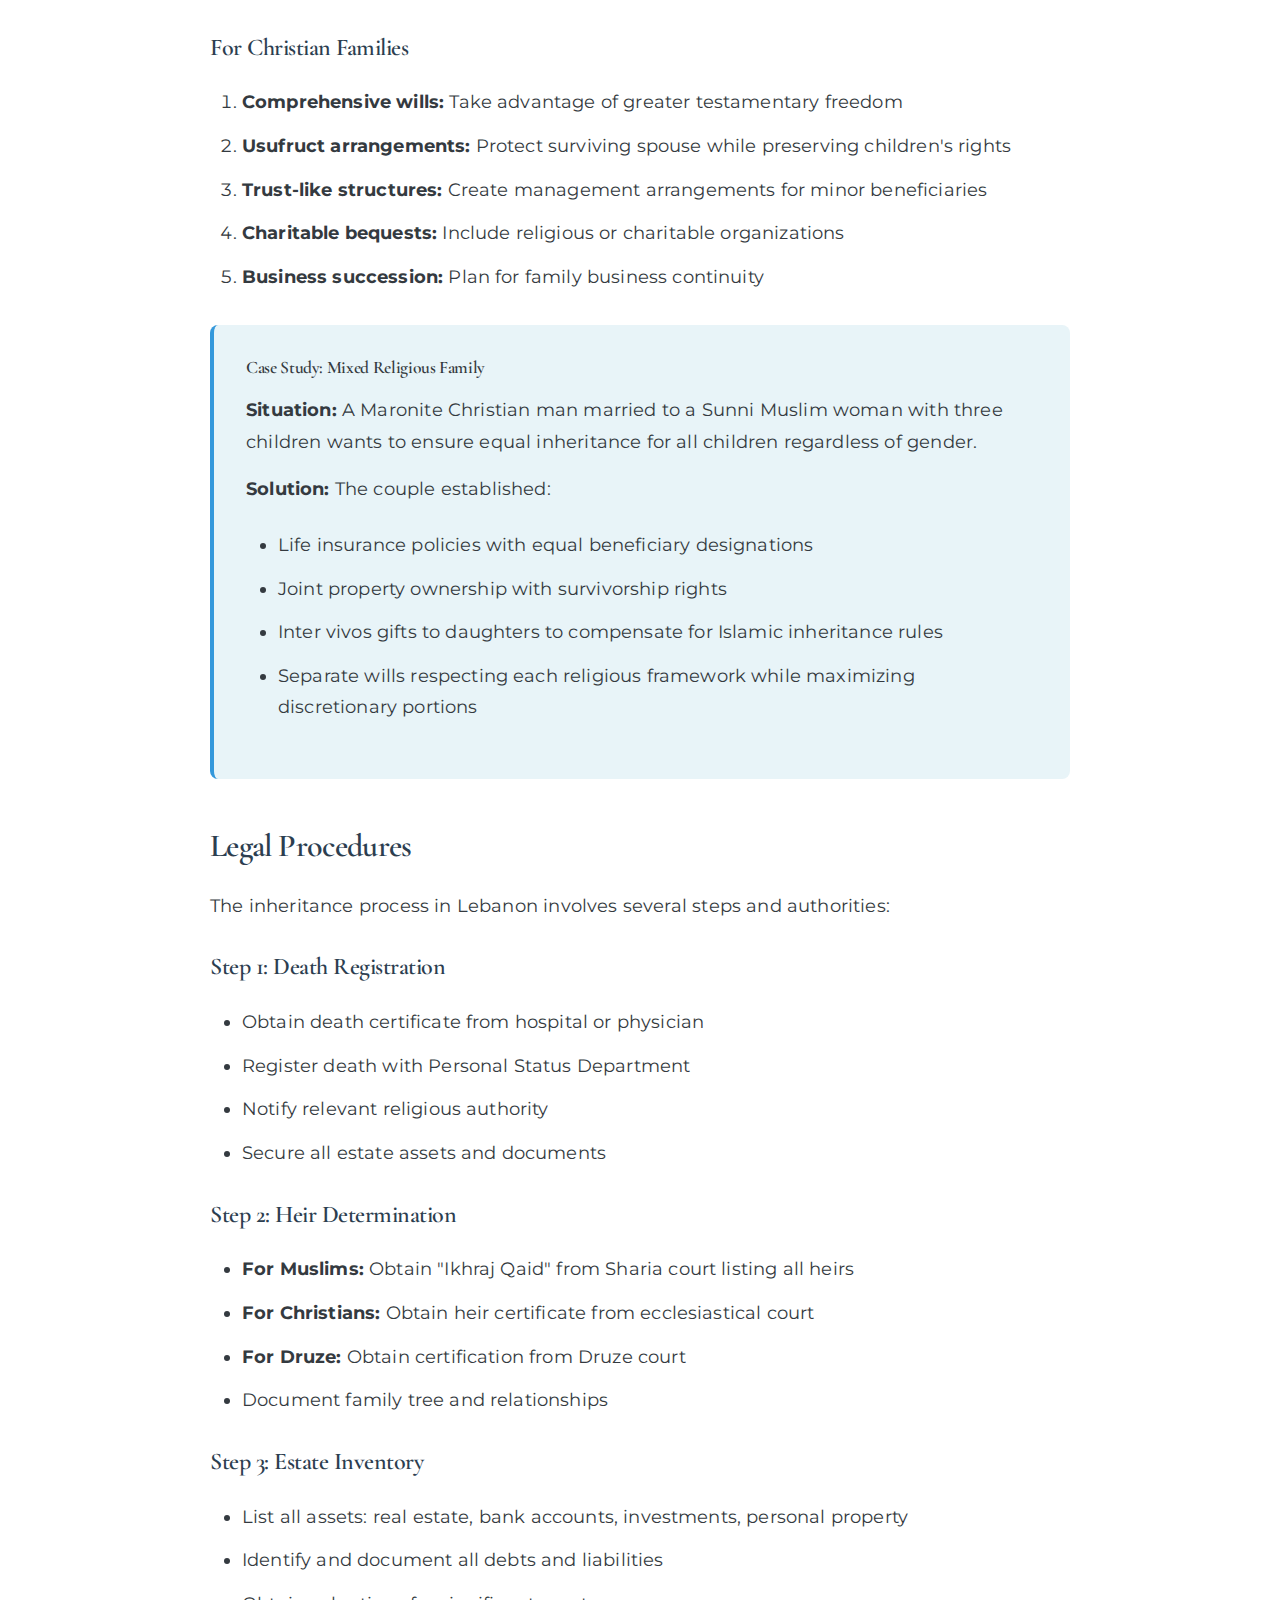
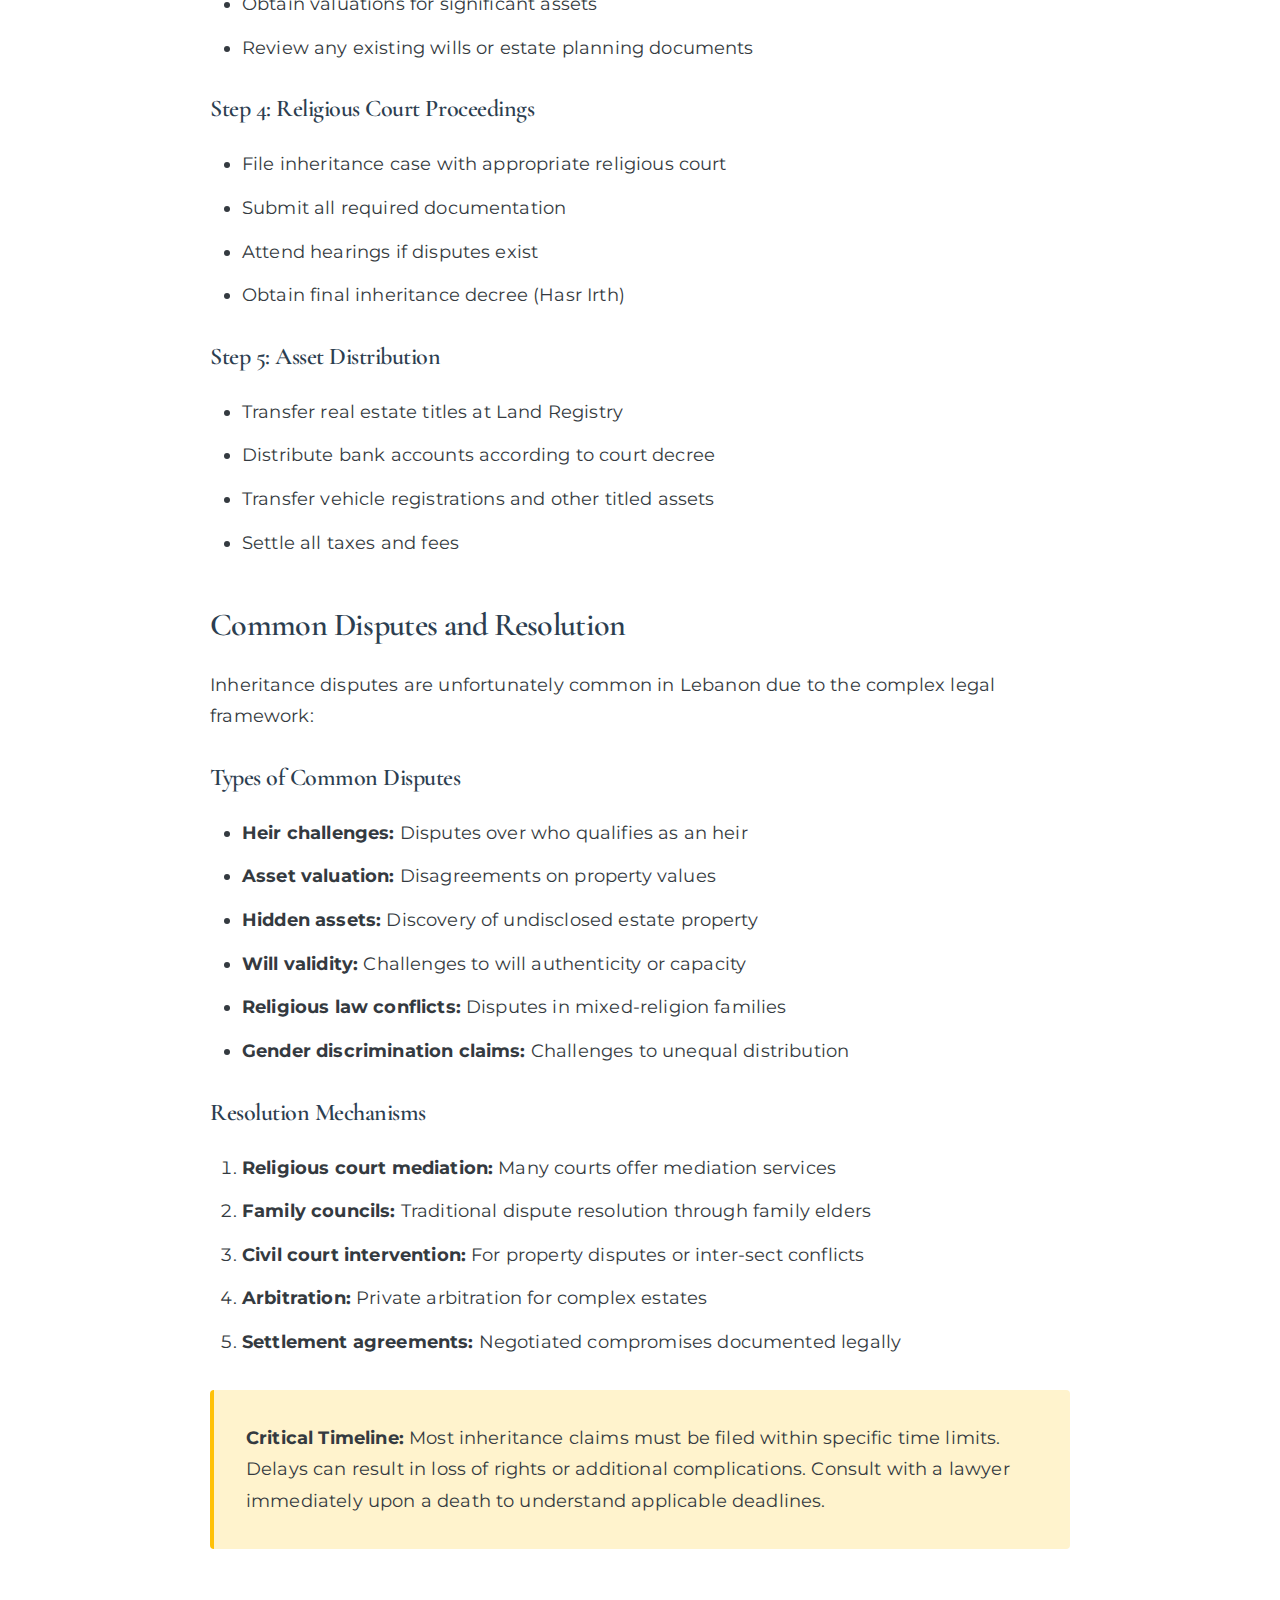
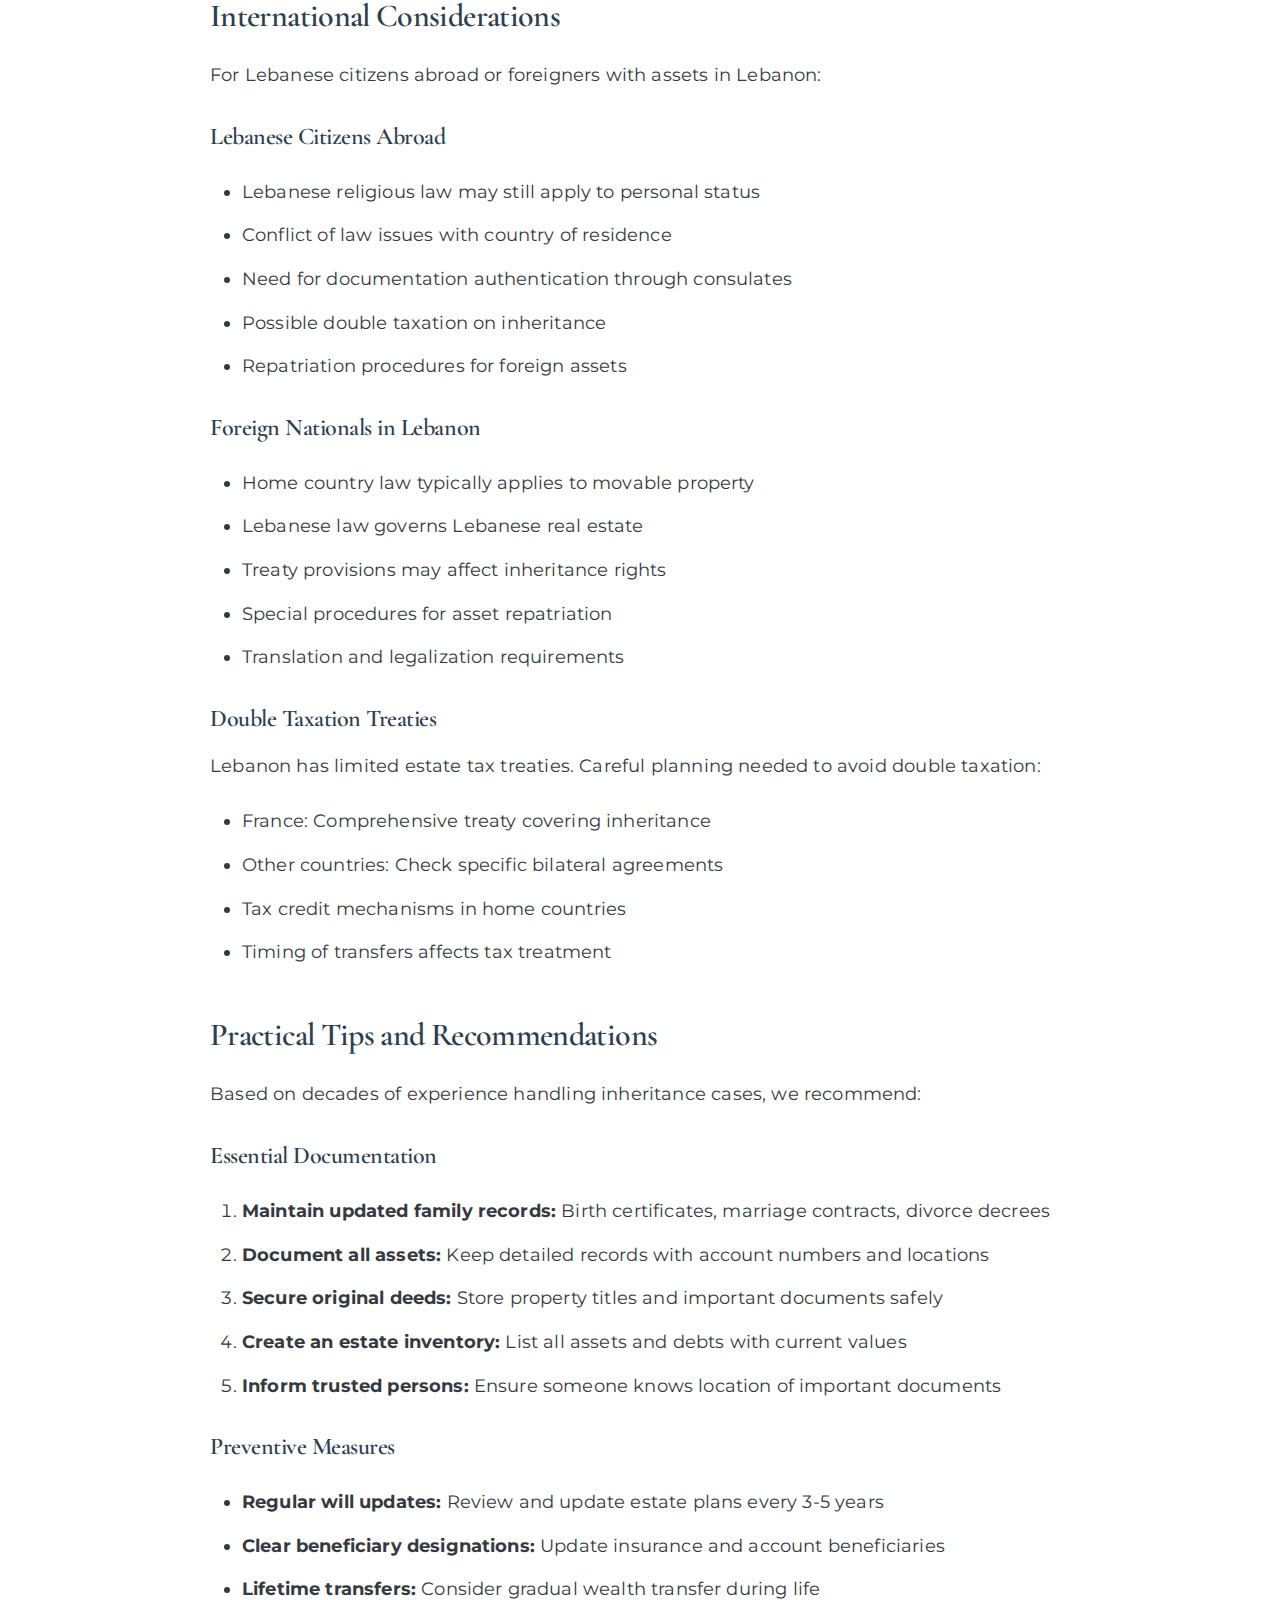
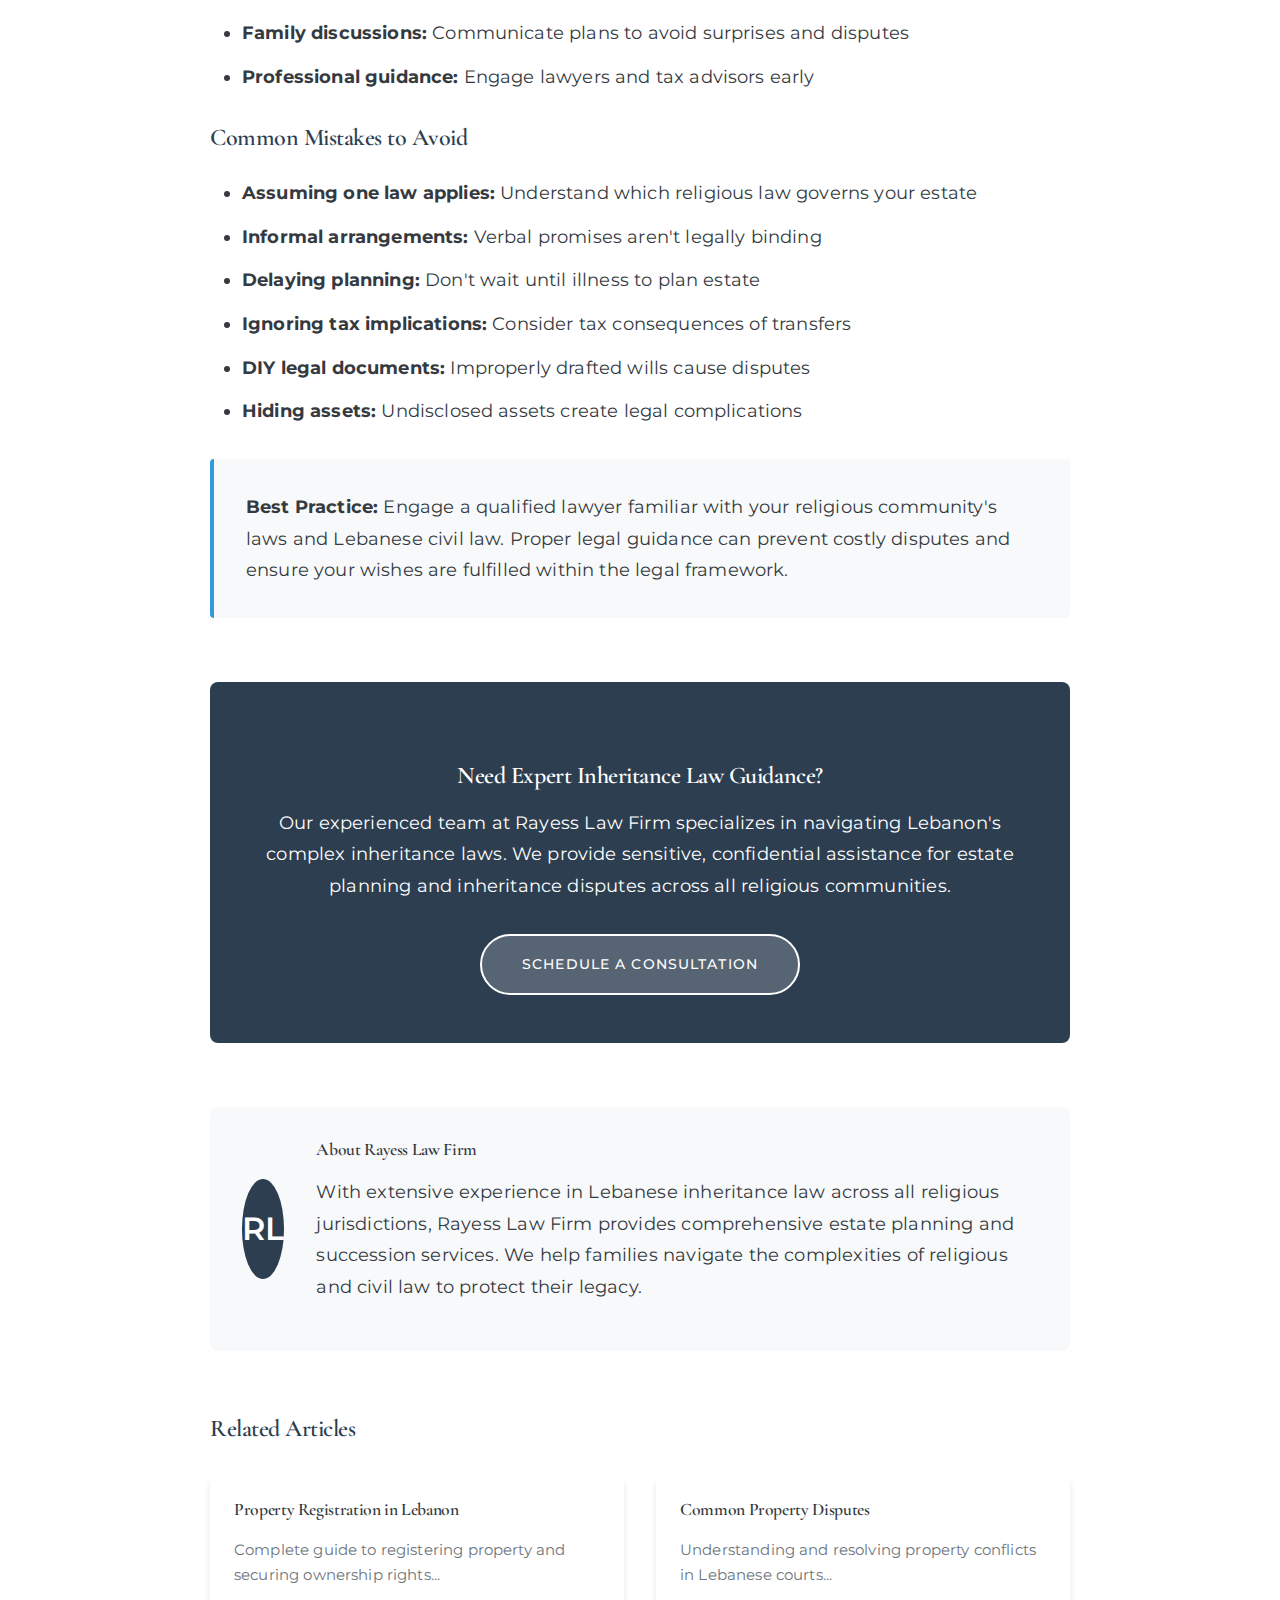
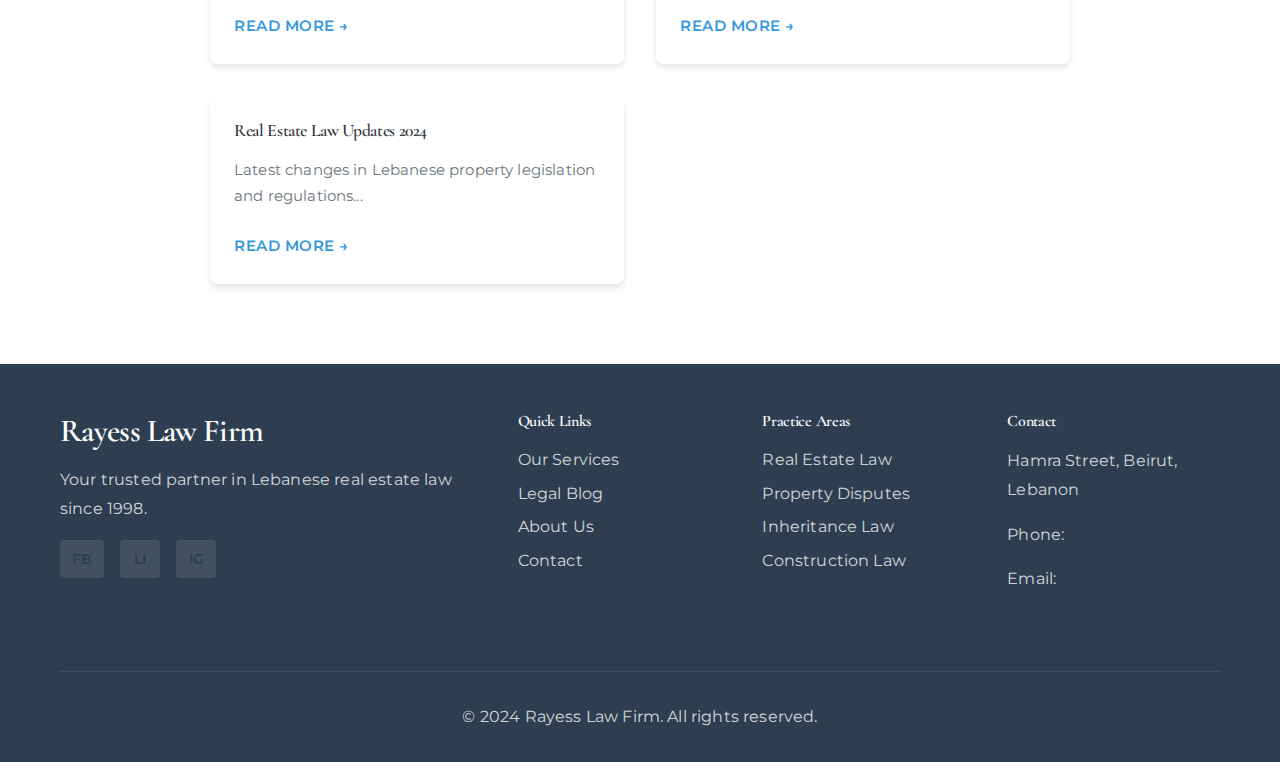
<file: Blogs/inheritance-laws-lebanon.html>
<!DOCTYPE html>
<html lang="en" dir="ltr">
<head>
    <meta charset="UTF-8">
    <meta name="viewport" content="width=device-width, initial-scale=1.0">
    <meta http-equiv="X-UA-Compatible" content="ie=edge">
    
    <!-- SEO Meta Tags -->
    <title>Inheritance Laws in Lebanon: Religious vs Civil Considerations | Rayess Law Firm</title>
    <meta name="description" content="Complete guide to Lebanese inheritance law covering religious and civil jurisdictions, succession rights, estate planning, and legal procedures for Muslims and Christians.">
    <meta name="keywords" content="inheritance law Lebanon, Lebanese succession rights, estate planning Lebanon, Muslim inheritance Lebanon, Christian inheritance Lebanon, wills Lebanon, estate distribution Lebanon">
    <meta name="author" content="Rayess Law Firm">
    <meta name="robots" content="index, follow">
    <link rel="canonical" href="https://rayesslawfirm.com/blog/inheritance-laws-lebanon">
    
    <!-- Open Graph Tags -->
    <meta property="og:title" content="Inheritance Laws in Lebanon: Religious vs Civil Considerations">
    <meta property="og:description" content="Understanding the complexities of Lebanese inheritance law including religious and civil jurisdictions for estate planning.">
    <meta property="og:type" content="article">
    <meta property="og:url" content="https://rayesslawfirm.com/blog/inheritance-laws-lebanon">
    <meta property="article:published_time" content="2024-01-08">
    <meta property="article:author" content="Rayess Law Firm">
    <meta property="article:section" content="Inheritance Law">
    
    <!-- Schema.org Article Markup -->
    <script type="application/ld+json">
    {
        "@context": "https://schema.org",
        "@type": "Article",
        "headline": "Inheritance Laws in Lebanon: Religious vs. Civil Considerations",
        "datePublished": "2024-01-08",
        "dateModified": "2024-01-08",
        "author": {
            "@type": "Organization",
            "name": "Rayess Law Firm"
        },
        "publisher": {
            "@type": "Organization",
            "name": "Rayess Law Firm",
            "url": "https://rayesslawfirm.com"
        },
        "description": "Comprehensive analysis of Lebanese inheritance law systems and their application.",
        "mainEntityOfPage": {
            "@type": "WebPage",
            "@id": "https://rayesslawfirm.com/blog/inheritance-laws-lebanon"
        }
    }
    </script>
    
    <!-- Fonts -->
    <link rel="preconnect" href="https://fonts.googleapis.com">
    <link rel="preconnect" href="https://fonts.gstatic.com" crossorigin>
    <link href="https://fonts.googleapis.com/css2?family=Cormorant+Garamond:wght@400;600;700&family=Montserrat:wght@300;400;500;600;700&family=Crimson+Text:wght@400;600;700&family=Amiri:wght@400;700&display=swap" rel="stylesheet">
    
    <!-- CSS -->
    <link rel="stylesheet" href="../styles.css">
    <style>
        .article-header {
            background: linear-gradient(135deg, var(--primary-color) 0%, #546E8A 100%);
            padding: 120px 0 80px;
            color: white;
            position: relative;
            margin-top: 60px;
        }
        
        .article-meta-top {
            display: flex;
            gap: 2rem;
            margin-bottom: 2rem;
            font-size: 1rem;
            opacity: 0.9;
        }
        
        .article-title {
            font-size: clamp(2rem, 4vw, 3.5rem);
            font-weight: 700;
            line-height: 1.2;
            margin-bottom: 1.5rem;
        }
        
        .article-excerpt {
            font-size: 1.25rem;
            line-height: 1.6;
            opacity: 0.95;
            max-width: 800px;
        }
        
        .article-content {
            max-width: 900px;
            margin: 0 auto;
            padding: 80px 20px;
        }
        
        .article-body {
            font-size: 1.1rem;
            line-height: 1.8;
            color: var(--dark-gray);
        }
        
        .article-body h2 {
            margin-top: 3rem;
            margin-bottom: 1.5rem;
            color: var(--primary-color);
            font-size: 2rem;
        }
        
        .article-body h3 {
            margin-top: 2rem;
            margin-bottom: 1rem;
            color: var(--primary-color);
            font-size: 1.5rem;
        }
        
        .article-body ul, .article-body ol {
            margin: 1.5rem 0;
            padding-left: 2rem;
        }
        
        .article-body li {
            margin-bottom: 0.75rem;
        }
        
        .info-box {
            background: var(--light-gray);
            padding: 2rem;
            border-left: 4px solid var(--accent-color);
            margin: 2rem 0;
            border-radius: 4px;
        }
        
        .warning-box {
            background: #FFF3CD;
            padding: 2rem;
            border-left: 4px solid #FFC107;
            margin: 2rem 0;
            border-radius: 4px;
        }
        
        .comparison-table {
            overflow-x: auto;
            margin: 2rem 0;
        }
        
        .comparison-table table {
            width: 100%;
            border-collapse: collapse;
            background: white;
            box-shadow: 0 2px 4px rgba(0,0,0,0.1);
        }
        
        .comparison-table th {
            background: var(--primary-color);
            color: white;
            padding: 1rem;
            text-align: left;
            font-weight: 600;
        }
        
        .comparison-table td {
            padding: 1rem;
            border-bottom: 1px solid #e0e0e0;
        }
        
        .comparison-table tr:hover {
            background: var(--light-gray);
        }
        
        .cta-section {
            background: var(--primary-color);
            color: white;
            padding: 3rem;
            border-radius: 8px;
            margin-top: 4rem;
            text-align: center;
        }
        
        .cta-section h3 {
            color: white;
            margin-bottom: 1rem;
        }
        
        .breadcrumb {
            padding: 1rem 0;
            font-size: 0.9rem;
        }
        
        .breadcrumb a {
            color: rgba(255,255,255,0.8);
            text-decoration: none;
        }
        
        .breadcrumb a:hover {
            color: white;
        }
        
        .breadcrumb span {
            margin: 0 0.5rem;
            opacity: 0.6;
        }
        
        .table-contents {
            background: var(--light-gray);
            padding: 2rem;
            border-radius: 8px;
            margin: 2rem 0;
        }
        
        .table-contents h3 {
            margin-bottom: 1rem;
            font-size: 1.25rem;
        }
        
        .table-contents ul {
            list-style: none;
            padding: 0;
        }
        
        .table-contents li {
            padding: 0.5rem 0;
            border-bottom: 1px solid #e0e0e0;
        }
        
        .table-contents li:last-child {
            border-bottom: none;
        }
        
        .table-contents a {
            color: var(--primary-color);
            text-decoration: none;
        }
        
        .table-contents a:hover {
            color: var(--accent-color);
        }
        
        .author-box {
            display: flex;
            align-items: center;
            gap: 2rem;
            margin-top: 4rem;
            padding: 2rem;
            background: var(--light-gray);
            border-radius: 8px;
        }
        
        .author-image {
            width: 100px;
            height: 100px;
            border-radius: 50%;
            background: var(--primary-color);
            display: flex;
            align-items: center;
            justify-content: center;
            color: white;
            font-weight: 600;
            font-size: 2rem;
        }
        
        .related-articles {
            margin-top: 4rem;
        }
        
        .related-grid {
            display: grid;
            grid-template-columns: repeat(auto-fit, minmax(300px, 1fr));
            gap: 2rem;
            margin-top: 2rem;
        }
        
        .case-study {
            background: #E8F4F8;
            padding: 2rem;
            border-radius: 8px;
            margin: 2rem 0;
            border-left: 4px solid var(--accent-color);
        }
        
        @media (max-width: 768px) {
            .article-header {
                padding: 100px 0 60px;
            }
            
            .article-content {
                padding: 40px 20px;
            }
            
            .article-body {
                font-size: 1rem;
            }
            
            .comparison-table {
                font-size: 0.9rem;
            }
            
            .cta-section {
                padding: 2rem 1.5rem;
            }
        }
    </style>
</head>
<body>
    <!-- Navigation (same as main site) -->
    <nav class="navbar" role="navigation" aria-label="main navigation">
        <div class="container">
            <div class="nav-wrapper">
                <div class="logo">
                    <h1>Rayess Law Firm</h1>
                    <span class="logo-arabic" data-ar="مكتب رايس للمحاماة"></span>
                </div>
                <div class="nav-menu">
                    <a href="../index.html" class="nav-link">Home</a>
                    <a href="../index.html#about" class="nav-link">About</a>
                    <a href="../index.html#services" class="nav-link">Services</a>
                    <a href="../index.html#blog" class="nav-link">Blog</a>
                    <a href="../index.html#contact" class="nav-link">Contact</a>
                    <button class="lang-toggle" onclick="toggleLanguage()">
                        <span class="lang-text">AR</span>
                    </button>
                </div>
                <button class="mobile-menu-toggle" onclick="toggleMobileMenu()">MENU</button>
            </div>
        </div>
    </nav>

    <!-- Article Header -->
    <header class="article-header">
        <div class="container">
            <div class="breadcrumb">
                <a href="../index.html">Home</a>
                <span>/</span>
                <a href="../index.html#blog">Blog</a>
                <span>/</span>
                <span>Inheritance Laws</span>
            </div>
            <div class="article-meta-top">
                <span>January 8, 2024</span>
                <span>•</span>
                <span>Inheritance Law</span>
                <span>•</span>
                <span>18 min read</span>
            </div>
            <h1 class="article-title">Inheritance Laws in Lebanon: Religious vs. Civil Considerations</h1>
            <p class="article-excerpt">Navigate the complex dual system of Lebanese inheritance law, understanding how religious and civil jurisdictions affect estate planning and succession rights for different communities.</p>
        </div>
    </header>

    <!-- Article Content -->
    <article class="article-content">
        <div class="article-body">
            <!-- Table of Contents -->
            <div class="table-contents">
                <h3>Table of Contents</h3>
                <ul>
                    <li><a href="#overview">1. Lebanon's Dual Legal System</a></li>
                    <li><a href="#religious-laws">2. Religious Inheritance Laws</a></li>
                    <li><a href="#civil-inheritance">3. Civil Inheritance Options</a></li>
                    <li><a href="#comparison">4. Comparative Analysis</a></li>
                    <li><a href="#estate-planning">5. Estate Planning Strategies</a></li>
                    <li><a href="#procedures">6. Legal Procedures</a></li>
                    <li><a href="#disputes">7. Common Disputes and Resolution</a></li>
                    <li><a href="#international">8. International Considerations</a></li>
                    <li><a href="#practical-tips">9. Practical Tips and Recommendations</a></li>
                </ul>
            </div>

            <p>Lebanon's inheritance law system is unique in the Middle East, operating through a complex interplay of religious and civil jurisdictions. This duality creates both opportunities and challenges for estate planning, requiring careful navigation to ensure your wishes are fulfilled while respecting legal requirements.</p>

            <h2 id="overview">Lebanon's Dual Legal System</h2>
            <p>The Lebanese legal system recognizes 18 different religious sects, each with its own personal status laws governing inheritance. This sectarian system, established during the Ottoman Empire and maintained through the French Mandate, means that your religious affiliation fundamentally determines how your estate will be distributed after death.</p>
            
            <p>However, Lebanon also offers limited civil law alternatives, particularly for real estate and certain contractual arrangements, allowing some flexibility in estate planning beyond religious constraints.</p>

            <div class="info-box">
                <strong>Key Principle:</strong> In Lebanon, personal status matters including inheritance are primarily governed by religious courts and laws specific to each recognized sect. Civil courts have limited jurisdiction, mainly dealing with real estate transfers and disputes between different religious communities.
            </div>

            <h2 id="religious-laws">Religious Inheritance Laws</h2>
            <p>Each religious community in Lebanon follows distinct inheritance rules based on their religious texts and traditions. Understanding these differences is crucial for proper estate planning.</p>

            <h3>Islamic Inheritance Law (Sunni and Shia)</h3>
            <p>Islamic inheritance law, known as Mirath, is derived from Quranic verses and Hadith. The system is characterized by fixed shares (Fara'id) for different heirs:</p>

            <h4>Sunni Inheritance Rules</h4>
            <ul>
                <li><strong>Male heirs receive double the share of female heirs</strong> in most cases</li>
                <li><strong>Spouse's share:</strong> Husband receives 1/2 (if no children) or 1/4 (with children); Wife receives 1/4 (if no children) or 1/8 (with children)</li>
                <li><strong>Children:</strong> Sons receive double the daughters' shares after fixed shares are distributed</li>
                <li><strong>Parents:</strong> Each receives 1/6 if deceased has children; mother receives 1/3 if no children</li>
                <li><strong>Quranic heirs</strong> have priority, followed by Agnatic heirs ('Asabah)</li>
            </ul>

            <h4>Shia (Ja'fari) Inheritance Rules</h4>
            <ul>
                <li>Similar to Sunni law but with important distinctions</li>
                <li><strong>Temporary marriage (Mut'ah)</strong> affects inheritance rights</li>
                <li><strong>Different treatment of distant relatives</strong> in succession order</li>
                <li><strong>Representation principle</strong> allows grandchildren to inherit deceased parent's share</li>
                <li>More flexibility in certain situations regarding female inheritance</li>
            </ul>

            <div class="warning-box">
                <strong>Important Limitation:</strong> Under Islamic law, Muslims cannot freely will their entire estate. Only 1/3 of the estate can be willed to non-heirs or for charitable purposes (Wasiyyah). The remaining 2/3 must be distributed according to Sharia rules.
            </div>

            <h3>Christian Inheritance Laws</h3>
            <p>Christian communities in Lebanon follow various inheritance systems depending on their denomination:</p>

            <h4>Catholic Communities (Maronite, Greek Catholic, Armenian Catholic)</h4>
            <ul>
                <li><strong>Equal inheritance rights</strong> between male and female heirs</li>
                <li><strong>Surviving spouse rights:</strong> Usufruct (right to use) of 1/4 of estate if there are children, 1/2 if no children</li>
                <li><strong>Forced heirship:</strong> Children cannot be completely disinherited</li>
                <li><strong>Reserved portion:</strong> Typically 50% of estate must go to direct descendants</li>
                <li>Greater testamentary freedom compared to Islamic law</li>
            </ul>

            <h4>Orthodox Communities (Greek Orthodox, Armenian Orthodox)</h4>
            <ul>
                <li>Generally follow Byzantine law principles</li>
                <li><strong>Gender equality</strong> in inheritance shares</li>
                <li><strong>Legitimate portion:</strong> Children entitled to minimum inheritance</li>
                <li>Surviving spouse has strong protection rights</li>
                <li>Church may have claims in certain circumstances</li>
            </ul>

            <h3>Druze Inheritance Law</h3>
            <p>The Druze community follows a unique system combining elements of Islamic law with distinct customs:</p>
            <ul>
                <li><strong>Gender discrimination:</strong> Males typically receive double female shares</li>
                <li><strong>Wills (Wasiyyah):</strong> Can dispose of 1/3 of estate freely</li>
                <li><strong>Special provisions</strong> for community property and religious endowments</li>
                <li>Strong emphasis on keeping property within the community</li>
            </ul>

            <h2 id="civil-inheritance">Civil Inheritance Options</h2>
            <p>While religious law dominates personal status matters, Lebanon offers some civil law mechanisms for estate planning:</p>

            <h3>Real Estate Transfers</h3>
            <p>Property owners can use civil law instruments to transfer real estate outside religious inheritance rules:</p>
            <ul>
                <li><strong>Inter vivos gifts (Hibah):</strong> Transfer property during lifetime</li>
                <li><strong>Sale contracts with life estate:</strong> Sell property while retaining usage rights</li>
                <li><strong>Joint ownership structures:</strong> Create survivorship rights through registration</li>
                <li><strong>Corporate ownership:</strong> Hold property through companies with succession planning</li>
            </ul>

            <h3>Insurance and Financial Instruments</h3>
            <p>Financial products can bypass religious inheritance restrictions:</p>
            <ul>
                <li><strong>Life insurance policies:</strong> Beneficiary designations supersede inheritance law</li>
                <li><strong>Bank account arrangements:</strong> Joint accounts with survivorship rights</li>
                <li><strong>Trust structures:</strong> Though limited, certain trust arrangements are recognized</li>
                <li><strong>Investment accounts:</strong> Beneficiary designations for securities accounts</li>
            </ul>

            <h2 id="comparison">Comparative Analysis</h2>
            <p>Understanding the differences between religious systems helps in planning:</p>

            <div class="comparison-table">
                <table>
                    <thead>
                        <tr>
                            <th>Aspect</th>
                            <th>Islamic (Sunni/Shia)</th>
                            <th>Christian</th>
                            <th>Druze</th>
                        </tr>
                    </thead>
                    <tbody>
                        <tr>
                            <td><strong>Gender Equality</strong></td>
                            <td>No - Males receive double</td>
                            <td>Yes - Equal shares</td>
                            <td>No - Males receive double</td>
                        </tr>
                        <tr>
                            <td><strong>Testamentary Freedom</strong></td>
                            <td>Limited to 1/3</td>
                            <td>Up to 50% typically</td>
                            <td>Limited to 1/3</td>
                        </tr>
                        <tr>
                            <td><strong>Spouse Protection</strong></td>
                            <td>Fixed shares (1/4 or 1/8)</td>
                            <td>Usufruct rights</td>
                            <td>Fixed shares</td>
                        </tr>
                        <tr>
                            <td><strong>Forced Heirship</strong></td>
                            <td>Yes - Quranic heirs</td>
                            <td>Yes - Children's portion</td>
                            <td>Yes - Religious heirs</td>
                        </tr>
                        <tr>
                            <td><strong>Non-family Bequests</strong></td>
                            <td>Max 1/3 of estate</td>
                            <td>More flexible</td>
                            <td>Max 1/3 of estate</td>
                        </tr>
                        <tr>
                            <td><strong>Interfaith Inheritance</strong></td>
                            <td>Generally prohibited</td>
                            <td>Permitted with restrictions</td>
                            <td>Restricted</td>
                        </tr>
                    </tbody>
                </table>
            </div>

            <h2 id="estate-planning">Estate Planning Strategies</h2>
            <p>Effective estate planning in Lebanon requires understanding both religious constraints and available civil law tools:</p>

            <h3>For Muslim Families</h3>
            <ol>
                <li><strong>Wasiyyah (Will):</strong> Utilize the 1/3 discretionary portion strategically</li>
                <li><strong>Lifetime gifts:</strong> Transfer assets during life to achieve desired distribution</li>
                <li><strong>Waqf (Endowment):</strong> Create religious endowments for charitable or family purposes</li>
                <li><strong>Property structuring:</strong> Use joint ownership or corporate structures for real estate</li>
                <li><strong>Insurance planning:</strong> Life insurance to provide for disadvantaged heirs</li>
            </ol>

            <h3>For Christian Families</h3>
            <ol>
                <li><strong>Comprehensive wills:</strong> Take advantage of greater testamentary freedom</li>
                <li><strong>Usufruct arrangements:</strong> Protect surviving spouse while preserving children's rights</li>
                <li><strong>Trust-like structures:</strong> Create management arrangements for minor beneficiaries</li>
                <li><strong>Charitable bequests:</strong> Include religious or charitable organizations</li>
                <li><strong>Business succession:</strong> Plan for family business continuity</li>
            </ol>

            <div class="case-study">
                <h4>Case Study: Mixed Religious Family</h4>
                <p><strong>Situation:</strong> A Maronite Christian man married to a Sunni Muslim woman with three children wants to ensure equal inheritance for all children regardless of gender.</p>
                <p><strong>Solution:</strong> The couple established:</p>
                <ul>
                    <li>Life insurance policies with equal beneficiary designations</li>
                    <li>Joint property ownership with survivorship rights</li>
                    <li>Inter vivos gifts to daughters to compensate for Islamic inheritance rules</li>
                    <li>Separate wills respecting each religious framework while maximizing discretionary portions</li>
                </ul>
            </div>

            <h2 id="procedures">Legal Procedures</h2>
            <p>The inheritance process in Lebanon involves several steps and authorities:</p>

            <h3>Step 1: Death Registration</h3>
            <ul>
                <li>Obtain death certificate from hospital or physician</li>
                <li>Register death with Personal Status Department</li>
                <li>Notify relevant religious authority</li>
                <li>Secure all estate assets and documents</li>
            </ul>

            <h3>Step 2: Heir Determination</h3>
            <ul>
                <li><strong>For Muslims:</strong> Obtain "Ikhraj Qaid" from Sharia court listing all heirs</li>
                <li><strong>For Christians:</strong> Obtain heir certificate from ecclesiastical court</li>
                <li><strong>For Druze:</strong> Obtain certification from Druze court</li>
                <li>Document family tree and relationships</li>
            </ul>

            <h3>Step 3: Estate Inventory</h3>
            <ul>
                <li>List all assets: real estate, bank accounts, investments, personal property</li>
                <li>Identify and document all debts and liabilities</li>
                <li>Obtain valuations for significant assets</li>
                <li>Review any existing wills or estate planning documents</li>
            </ul>

            <h3>Step 4: Religious Court Proceedings</h3>
            <ul>
                <li>File inheritance case with appropriate religious court</li>
                <li>Submit all required documentation</li>
                <li>Attend hearings if disputes exist</li>
                <li>Obtain final inheritance decree (Hasr Irth)</li>
            </ul>

            <h3>Step 5: Asset Distribution</h3>
            <ul>
                <li>Transfer real estate titles at Land Registry</li>
                <li>Distribute bank accounts according to court decree</li>
                <li>Transfer vehicle registrations and other titled assets</li>
                <li>Settle all taxes and fees</li>
            </ul>

            <h2 id="disputes">Common Disputes and Resolution</h2>
            <p>Inheritance disputes are unfortunately common in Lebanon due to the complex legal framework:</p>

            <h3>Types of Common Disputes</h3>
            <ul>
                <li><strong>Heir challenges:</strong> Disputes over who qualifies as an heir</li>
                <li><strong>Asset valuation:</strong> Disagreements on property values</li>
                <li><strong>Hidden assets:</strong> Discovery of undisclosed estate property</li>
                <li><strong>Will validity:</strong> Challenges to will authenticity or capacity</li>
                <li><strong>Religious law conflicts:</strong> Disputes in mixed-religion families</li>
                <li><strong>Gender discrimination claims:</strong> Challenges to unequal distribution</li>
            </ul>

            <h3>Resolution Mechanisms</h3>
            <ol>
                <li><strong>Religious court mediation:</strong> Many courts offer mediation services</li>
                <li><strong>Family councils:</strong> Traditional dispute resolution through family elders</li>
                <li><strong>Civil court intervention:</strong> For property disputes or inter-sect conflicts</li>
                <li><strong>Arbitration:</strong> Private arbitration for complex estates</li>
                <li><strong>Settlement agreements:</strong> Negotiated compromises documented legally</li>
            </ol>

            <div class="warning-box">
                <strong>Critical Timeline:</strong> Most inheritance claims must be filed within specific time limits. Delays can result in loss of rights or additional complications. Consult with a lawyer immediately upon a death to understand applicable deadlines.
            </div>

            <h2 id="international">International Considerations</h2>
            <p>For Lebanese citizens abroad or foreigners with assets in Lebanon:</p>

            <h3>Lebanese Citizens Abroad</h3>
            <ul>
                <li>Lebanese religious law may still apply to personal status</li>
                <li>Conflict of law issues with country of residence</li>
                <li>Need for documentation authentication through consulates</li>
                <li>Possible double taxation on inheritance</li>
                <li>Repatriation procedures for foreign assets</li>
            </ul>

            <h3>Foreign Nationals in Lebanon</h3>
            <ul>
                <li>Home country law typically applies to movable property</li>
                <li>Lebanese law governs Lebanese real estate</li>
                <li>Treaty provisions may affect inheritance rights</li>
                <li>Special procedures for asset repatriation</li>
                <li>Translation and legalization requirements</li>
            </ul>

            <h3>Double Taxation Treaties</h3>
            <p>Lebanon has limited estate tax treaties. Careful planning needed to avoid double taxation:</p>
            <ul>
                <li>France: Comprehensive treaty covering inheritance</li>
                <li>Other countries: Check specific bilateral agreements</li>
                <li>Tax credit mechanisms in home countries</li>
                <li>Timing of transfers affects tax treatment</li>
            </ul>

            <h2 id="practical-tips">Practical Tips and Recommendations</h2>
            <p>Based on decades of experience handling inheritance cases, we recommend:</p>

            <h3>Essential Documentation</h3>
            <ol>
                <li><strong>Maintain updated family records:</strong> Birth certificates, marriage contracts, divorce decrees</li>
                <li><strong>Document all assets:</strong> Keep detailed records with account numbers and locations</li>
                <li><strong>Secure original deeds:</strong> Store property titles and important documents safely</li>
                <li><strong>Create an estate inventory:</strong> List all assets and debts with current values</li>
                <li><strong>Inform trusted persons:</strong> Ensure someone knows location of important documents</li>
            </ol>

            <h3>Preventive Measures</h3>
            <ul>
                <li><strong>Regular will updates:</strong> Review and update estate plans every 3-5 years</li>
                <li><strong>Clear beneficiary designations:</strong> Update insurance and account beneficiaries</li>
                <li><strong>Lifetime transfers:</strong> Consider gradual wealth transfer during life</li>
                <li><strong>Family discussions:</strong> Communicate plans to avoid surprises and disputes</li>
                <li><strong>Professional guidance:</strong> Engage lawyers and tax advisors early</li>
            </ul>

            <h3>Common Mistakes to Avoid</h3>
            <ul>
                <li><strong>Assuming one law applies:</strong> Understand which religious law governs your estate</li>
                <li><strong>Informal arrangements:</strong> Verbal promises aren't legally binding</li>
                <li><strong>Delaying planning:</strong> Don't wait until illness to plan estate</li>
                <li><strong>Ignoring tax implications:</strong> Consider tax consequences of transfers</li>
                <li><strong>DIY legal documents:</strong> Improperly drafted wills cause disputes</li>
                <li><strong>Hiding assets:</strong> Undisclosed assets create legal complications</li>
            </ul>

            <div class="info-box">
                <strong>Best Practice:</strong> Engage a qualified lawyer familiar with your religious community's laws and Lebanese civil law. Proper legal guidance can prevent costly disputes and ensure your wishes are fulfilled within the legal framework.
            </div>

            <!-- Call to Action -->
            <div class="cta-section">
                <h3>Need Expert Inheritance Law Guidance?</h3>
                <p>Our experienced team at Rayess Law Firm specializes in navigating Lebanon's complex inheritance laws. We provide sensitive, confidential assistance for estate planning and inheritance disputes across all religious communities.</p>
                <a href="../index.html#contact" class="btn btn-secondary" style="margin-top: 1rem;">Schedule a Consultation</a>
            </div>

            <!-- Author Box -->
            <div class="author-box">
                <div class="author-image">RL</div>
                <div>
                    <h4>About Rayess Law Firm</h4>
                    <p>With extensive experience in Lebanese inheritance law across all religious jurisdictions, Rayess Law Firm provides comprehensive estate planning and succession services. We help families navigate the complexities of religious and civil law to protect their legacy.</p>
                </div>
            </div>

            <!-- Related Articles -->
            <div class="related-articles">
                <h3>Related Articles</h3>
                <div class="related-grid">
                    <article class="blog-card">
                        <div class="blog-content">
                            <h4>Property Registration in Lebanon</h4>
                            <p>Complete guide to registering property and securing ownership rights...</p>
                            <a href="property-registration-lebanon-guide.html" class="blog-link">Read More →</a>
                        </div>
                    </article>
                    <article class="blog-card">
                        <div class="blog-content">
                            <h4>Common Property Disputes</h4>
                            <p>Understanding and resolving property conflicts in Lebanese courts...</p>
                            <a href="property-disputes-lebanon.html" class="blog-link">Read More →</a>
                        </div>
                    </article>
                    <article class="blog-card">
                        <div class="blog-content">
                            <h4>Real Estate Law Updates 2024</h4>
                            <p>Latest changes in Lebanese property legislation and regulations...</p>
                            <a href="real-estate-law-updates-2024.html" class="blog-link">Read More →</a>
                        </div>
                    </article>
                </div>
            </div>
        </div>
    </article>

    <!-- Footer (same as main site) -->
    <footer class="footer">
        <div class="container">
            <div class="footer-content">
                <div class="footer-column">
                    <h3>Rayess Law Firm</h3>
                    <p>Your trusted partner in Lebanese real estate law since 1998.</p>
                    <div class="social-links">
                        <a href="https://facebook.com/rayesslawfirm" aria-label="Facebook">FB</a>
                        <a href="https://linkedin.com/company/rayesslawfirm" aria-label="LinkedIn">LI</a>
                        <a href="https://instagram.com/rayesslawfirm" aria-label="Instagram">IG</a>
                    </div>
                </div>
                <div class="footer-column">
                    <h4>Quick Links</h4>
                    <ul>
                        <li><a href="../index.html#services">Our Services</a></li>
                        <li><a href="../index.html#blog">Legal Blog</a></li>
                        <li><a href="../index.html#about">About Us</a></li>
                        <li><a href="../index.html#contact">Contact</a></li>
                    </ul>
                </div>
                <div class="footer-column">
                    <h4>Practice Areas</h4>
                    <ul>
                        <li><a href="../index.html#services">Real Estate Law</a></li>
                        <li><a href="../index.html#services">Property Disputes</a></li>
                        <li><a href="../index.html#services">Inheritance Law</a></li>
                        <li><a href="../index.html#services">Construction Law</a></li>
                    </ul>
                </div>
                <div class="footer-column">
                    <h4>Contact</h4>
                    <p>Hamra Street, Beirut, Lebanon</p>
                    <p>Phone: <a href="tel:+9611234567">+961 1 234 567</a></p>
                    <p>Email: <a href="mailto:info@rayesslawfirm.com">info@rayesslawfirm.com</a></p>
                </div>
            </div>
            <div class="footer-bottom">
                <p>© 2024 Rayess Law Firm. All rights reserved.</p>
            </div>
        </div>
    </footer>

    <!-- WhatsApp Button -->
    <a href="https://wa.me/9611234567" class="whatsapp-float" aria-label="WhatsApp">
        <span>WA</span>
    </a>

    <!-- Scripts -->
    <script src="../scripts.js"></script>
</body>
</html>
</file>
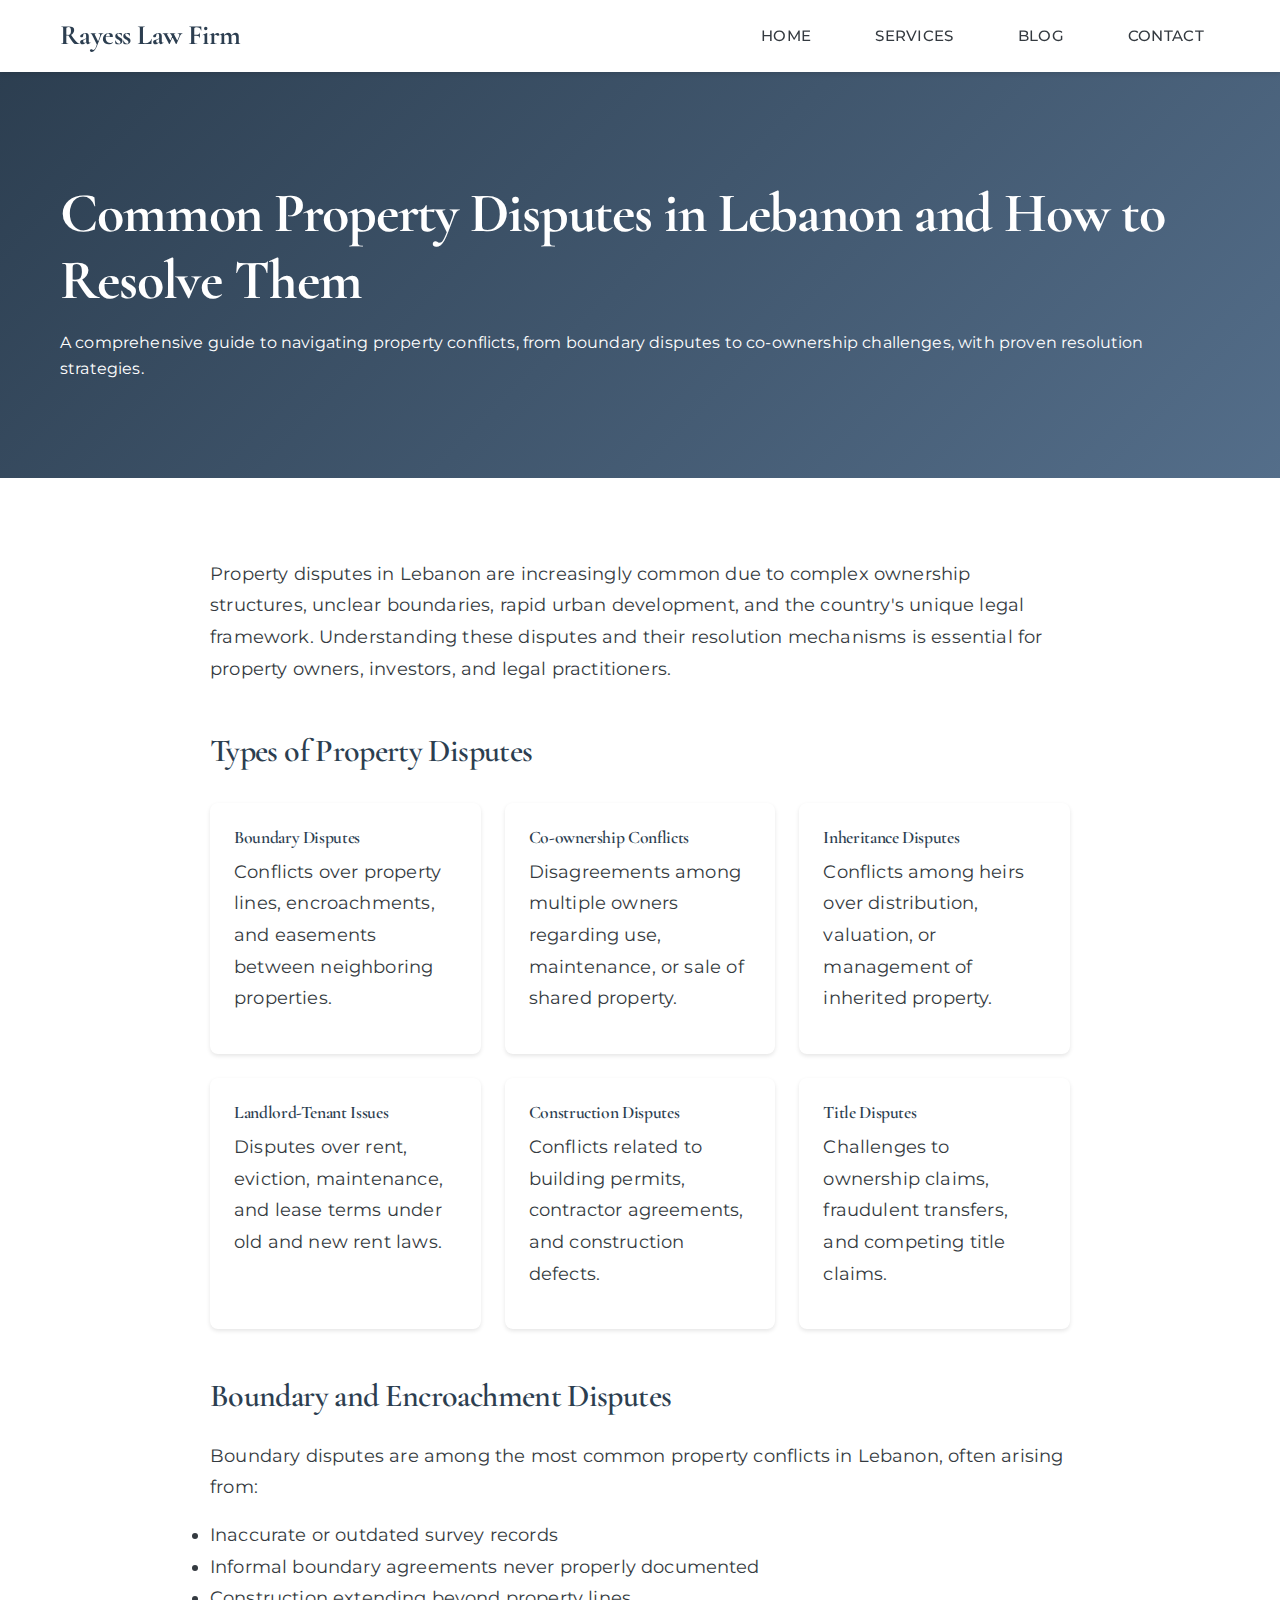
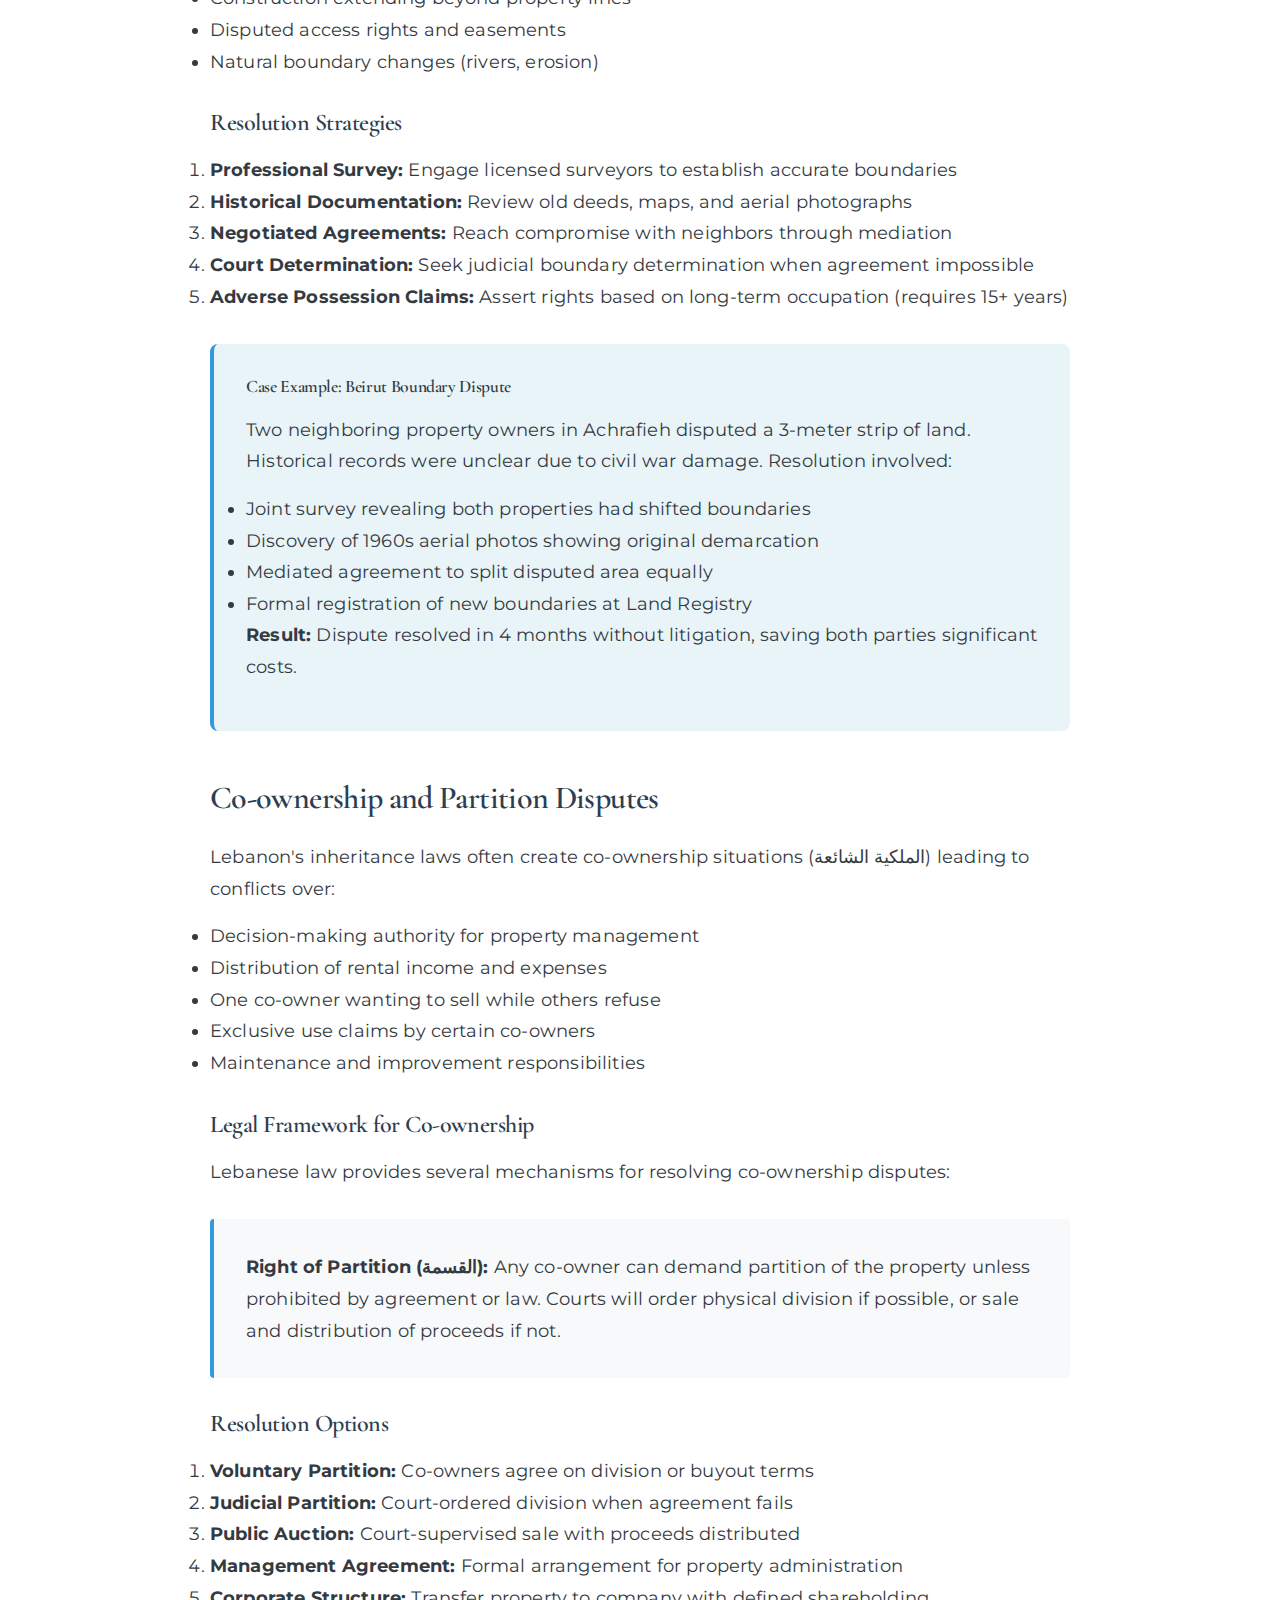
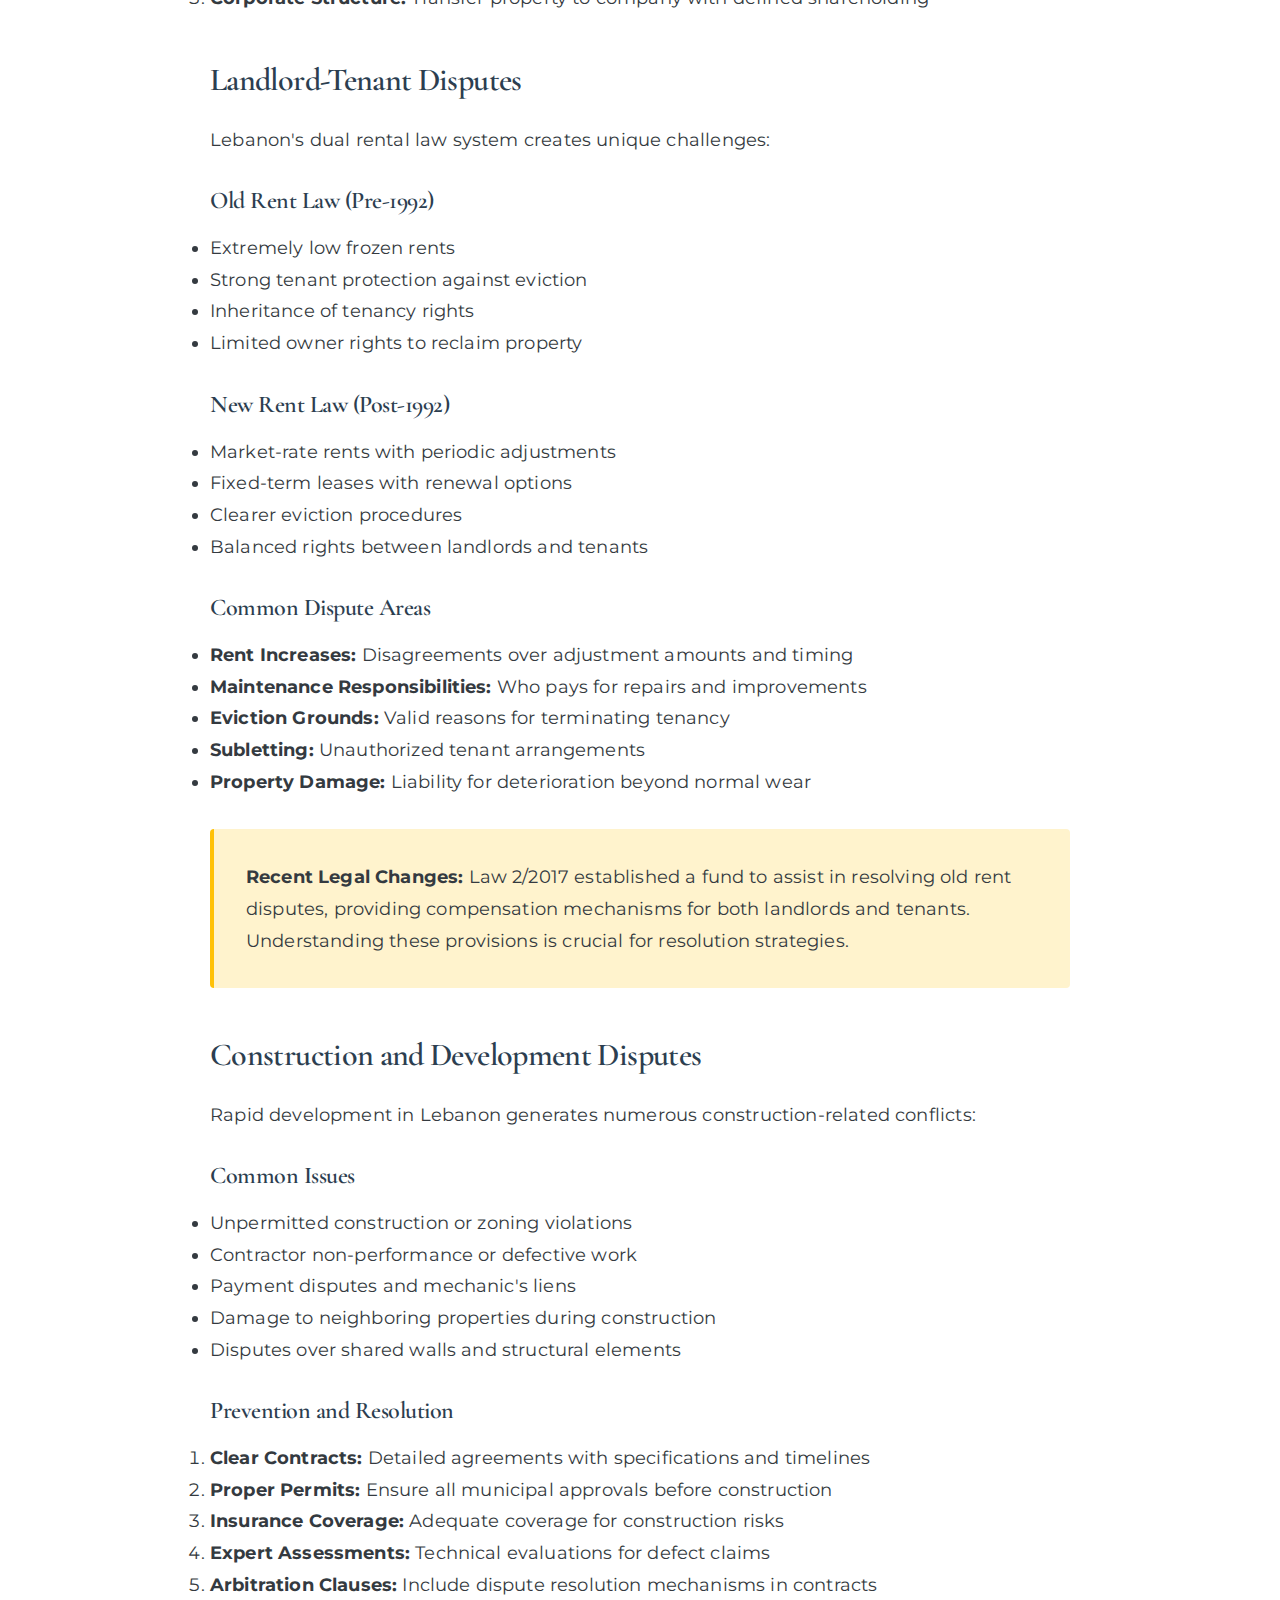
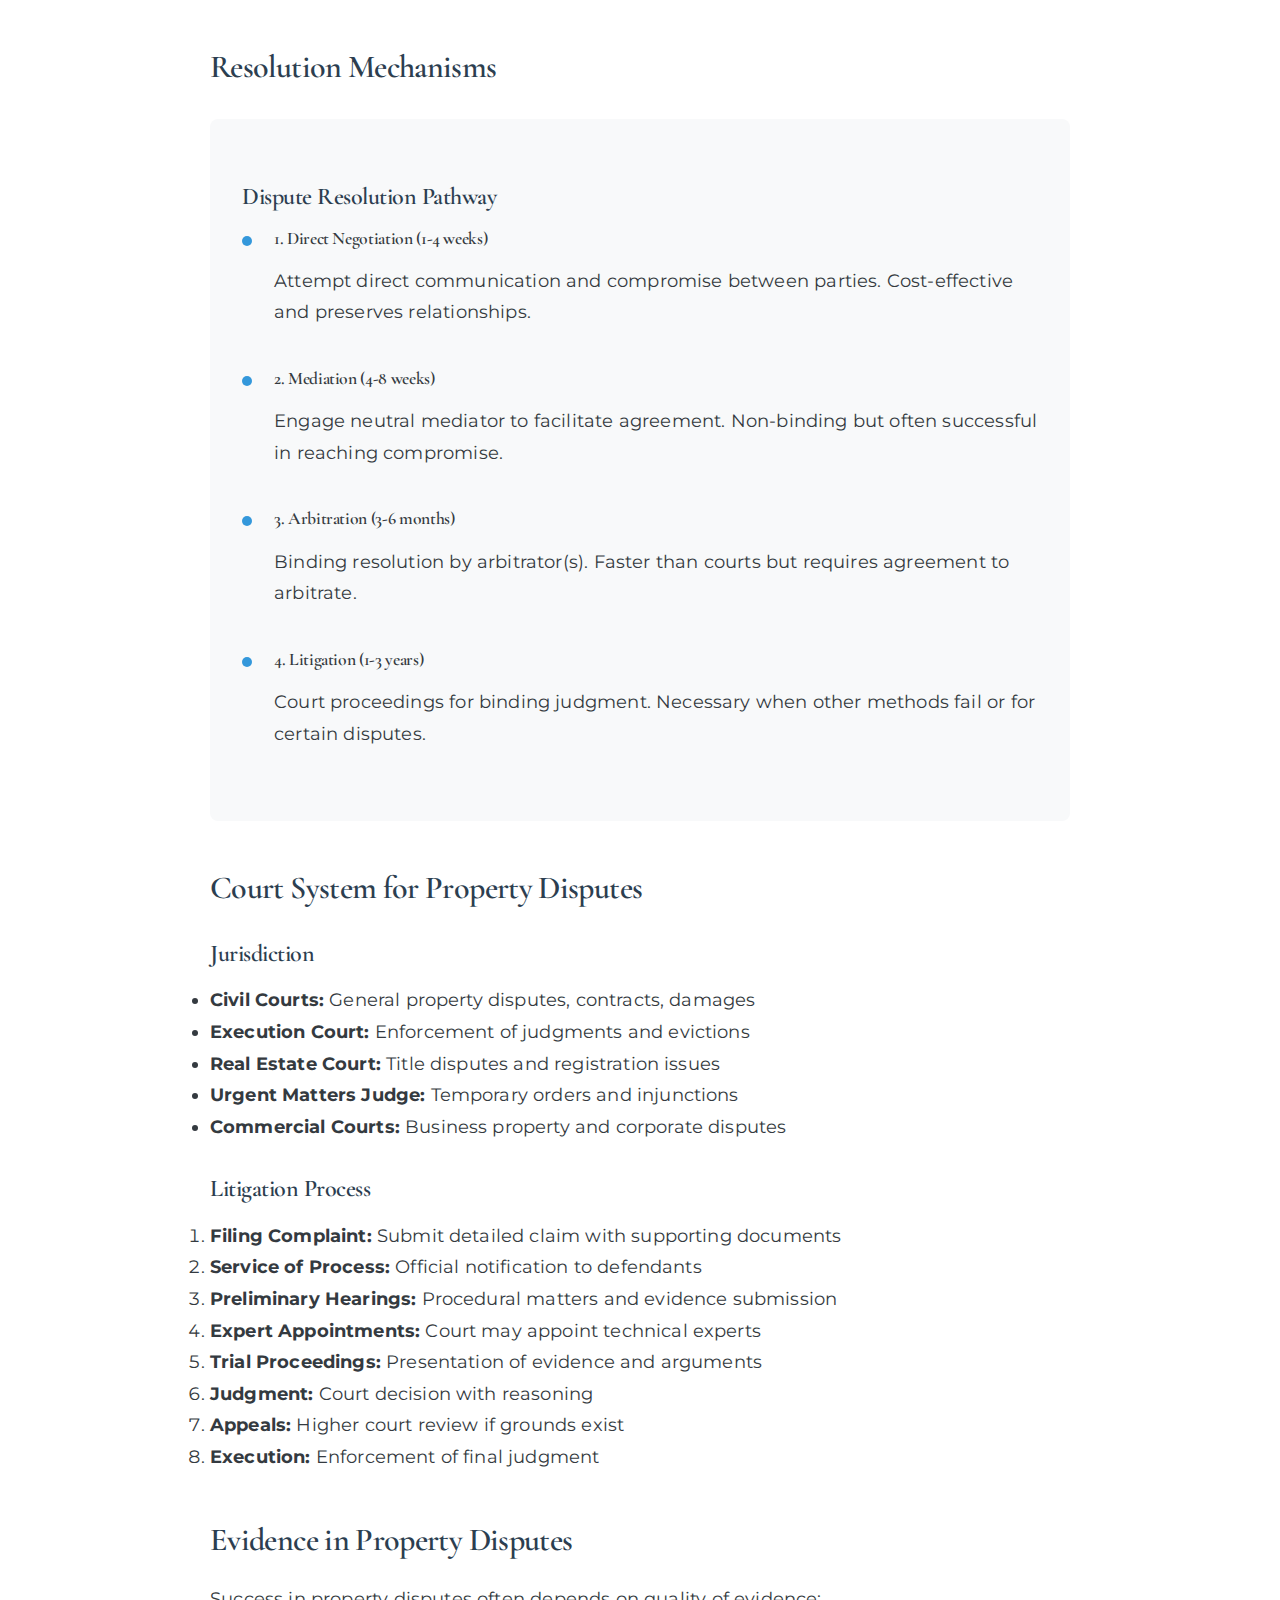
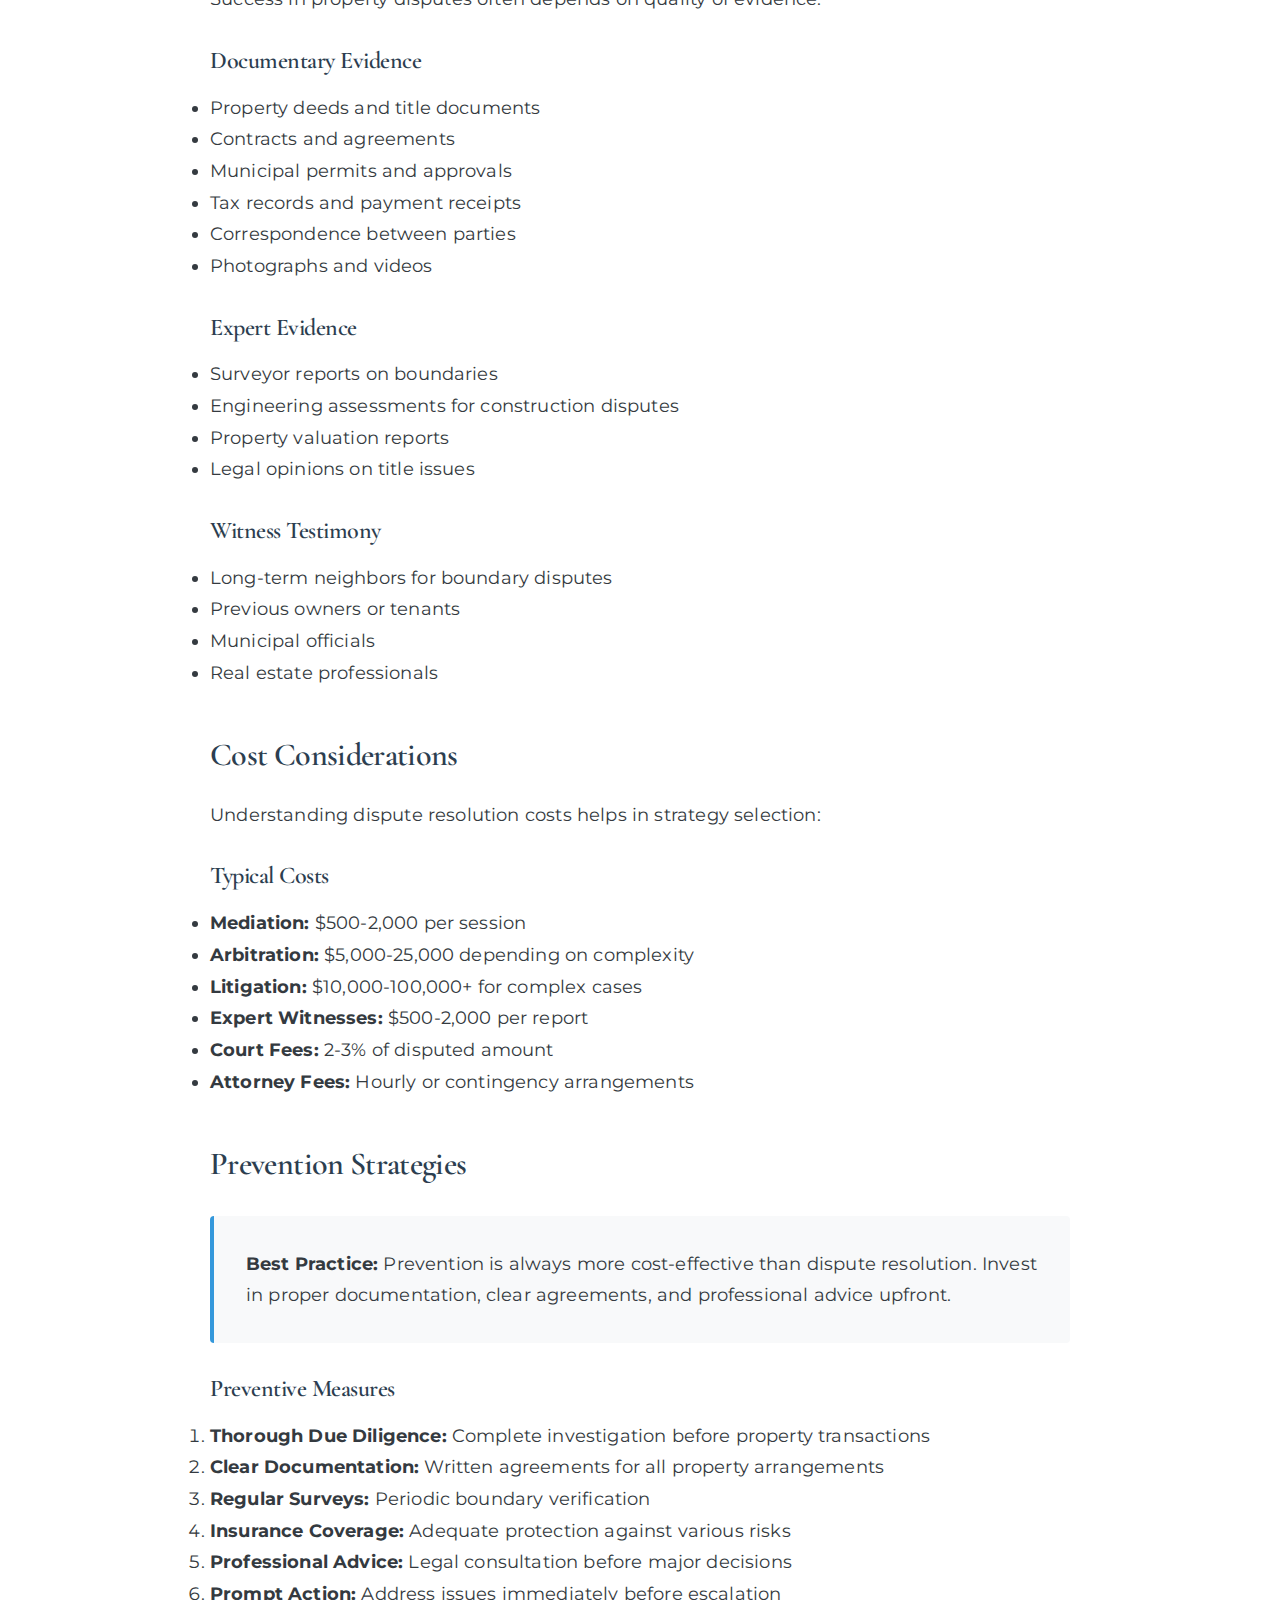
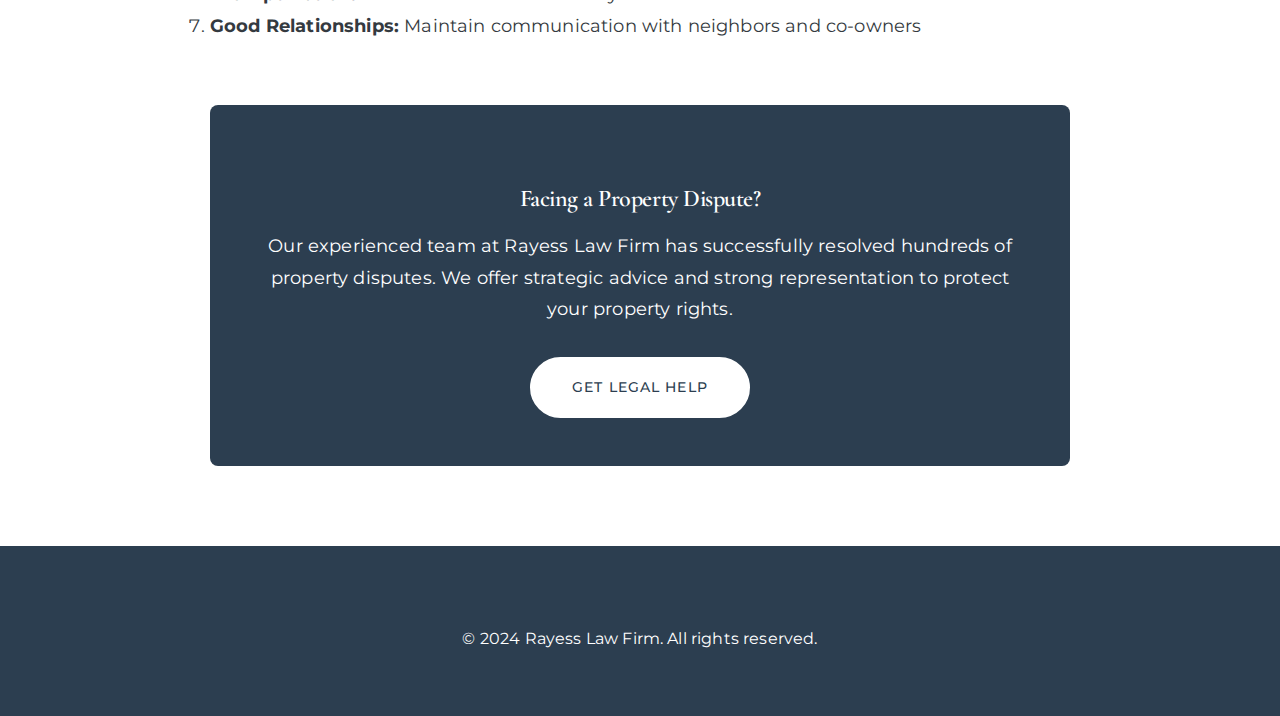
<file: Blogs/property-disputes-lebanon.html>
<!DOCTYPE html>
<html lang="en" dir="ltr">
<head>
    <meta charset="UTF-8">
    <meta name="viewport" content="width=device-width, initial-scale=1.0">
    <meta http-equiv="X-UA-Compatible" content="ie=edge">
    
    <!-- SEO Meta Tags -->
    <title>Common Property Disputes in Lebanon: Resolution Strategies | Rayess Law Firm</title>
    <meta name="description" content="Expert guide to resolving property disputes in Lebanon. Learn about boundary conflicts, co-ownership issues, landlord-tenant disputes, and effective legal strategies.">
    <meta name="keywords" content="property disputes Lebanon, real estate conflicts Beirut, boundary disputes, co-ownership Lebanon, landlord tenant law Lebanon, property litigation, real estate arbitration Lebanon">
    <meta name="author" content="Rayess Law Firm">
    <meta name="robots" content="index, follow">
    <link rel="canonical" href="https://rayesslawfirm.com/blog/property-disputes-lebanon">
    
    <!-- Open Graph Tags -->
    <meta property="og:title" content="Common Property Disputes in Lebanon and How to Resolve Them">
    <meta property="og:description" content="Comprehensive analysis of property disputes in Lebanon with practical resolution strategies.">
    <meta property="og:type" content="article">
    <meta property="og:url" content="https://rayesslawfirm.com/blog/property-disputes-lebanon">
    <meta property="article:published_time" content="2023-12-20">
    
    <!-- Schema.org Article Markup -->
    <script type="application/ld+json">
    {
        "@context": "https://schema.org",
        "@type": "Article",
        "headline": "Common Property Disputes in Lebanon and How to Resolve Them",
        "datePublished": "2023-12-20",
        "author": {
            "@type": "Organization",
            "name": "Rayess Law Firm"
        },
        "publisher": {
            "@type": "Organization",
            "name": "Rayess Law Firm",
            "url": "https://rayesslawfirm.com"
        }
    }
    </script>
    
    <!-- Fonts -->
    <link rel="preconnect" href="https://fonts.googleapis.com">
    <link href="https://fonts.googleapis.com/css2?family=Cormorant+Garamond:wght@400;600;700&family=Montserrat:wght@300;400;500;600;700&display=swap" rel="stylesheet">
    
    <!-- CSS -->
    <link rel="stylesheet" href="../styles.css">
    <style>
        .article-header { background: linear-gradient(135deg, var(--primary-color) 0%, #546E8A 100%); padding: 120px 0 80px; color: white; margin-top: 60px; }
        .article-content { max-width: 900px; margin: 0 auto; padding: 80px 20px; }
        .article-body { font-size: 1.1rem; line-height: 1.8; color: var(--dark-gray); }
        .article-body h2 { margin-top: 3rem; margin-bottom: 1.5rem; color: var(--primary-color); font-size: 2rem; }
        .article-body h3 { margin-top: 2rem; margin-bottom: 1rem; color: var(--primary-color); font-size: 1.5rem; }
        .info-box { background: var(--light-gray); padding: 2rem; border-left: 4px solid var(--accent-color); margin: 2rem 0; border-radius: 4px; }
        .warning-box { background: #FFF3CD; padding: 2rem; border-left: 4px solid #FFC107; margin: 2rem 0; border-radius: 4px; }
        .case-study { background: #E8F4F8; padding: 2rem; border-radius: 8px; margin: 2rem 0; border-left: 4px solid var(--accent-color); }
        .dispute-types { display: grid; grid-template-columns: repeat(auto-fit, minmax(250px, 1fr)); gap: 1.5rem; margin: 2rem 0; }
        .dispute-card { background: white; padding: 1.5rem; border-radius: 8px; box-shadow: 0 2px 4px rgba(0,0,0,0.1); }
        .dispute-card h4 { color: var(--primary-color); margin-bottom: 0.5rem; }
        .resolution-timeline { background: var(--light-gray); padding: 2rem; border-radius: 8px; margin: 2rem 0; }
        .timeline-item { display: flex; gap: 1rem; margin-bottom: 1.5rem; padding-left: 2rem; position: relative; }
        .timeline-item::before { content: ''; position: absolute; left: 0; top: 0.5rem; width: 10px; height: 10px; background: var(--accent-color); border-radius: 50%; }
    </style>
</head>
<body>
    <!-- Navigation -->
    <nav class="navbar">
        <div class="container">
            <div class="nav-wrapper">
                <div class="logo"><h1>Rayess Law Firm</h1></div>
                <div class="nav-menu">
                    <a href="../index.html" class="nav-link">Home</a>
                    <a href="../index.html#services" class="nav-link">Services</a>
                    <a href="../index.html#blog" class="nav-link">Blog</a>
                    <a href="../index.html#contact" class="nav-link">Contact</a>
                </div>
            </div>
        </div>
    </nav>

    <!-- Article Header -->
    <header class="article-header">
        <div class="container">
            <h1 class="article-title">Common Property Disputes in Lebanon and How to Resolve Them</h1>
            <p class="article-excerpt">A comprehensive guide to navigating property conflicts, from boundary disputes to co-ownership challenges, with proven resolution strategies.</p>
        </div>
    </header>

    <!-- Article Content -->
    <article class="article-content">
        <div class="article-body">
            <p>Property disputes in Lebanon are increasingly common due to complex ownership structures, unclear boundaries, rapid urban development, and the country's unique legal framework. Understanding these disputes and their resolution mechanisms is essential for property owners, investors, and legal practitioners.</p>

            <h2>Types of Property Disputes</h2>
            
            <div class="dispute-types">
                <div class="dispute-card">
                    <h4>Boundary Disputes</h4>
                    <p>Conflicts over property lines, encroachments, and easements between neighboring properties.</p>
                </div>
                <div class="dispute-card">
                    <h4>Co-ownership Conflicts</h4>
                    <p>Disagreements among multiple owners regarding use, maintenance, or sale of shared property.</p>
                </div>
                <div class="dispute-card">
                    <h4>Inheritance Disputes</h4>
                    <p>Conflicts among heirs over distribution, valuation, or management of inherited property.</p>
                </div>
                <div class="dispute-card">
                    <h4>Landlord-Tenant Issues</h4>
                    <p>Disputes over rent, eviction, maintenance, and lease terms under old and new rent laws.</p>
                </div>
                <div class="dispute-card">
                    <h4>Construction Disputes</h4>
                    <p>Conflicts related to building permits, contractor agreements, and construction defects.</p>
                </div>
                <div class="dispute-card">
                    <h4>Title Disputes</h4>
                    <p>Challenges to ownership claims, fraudulent transfers, and competing title claims.</p>
                </div>
            </div>

            <h2>Boundary and Encroachment Disputes</h2>
            
            <p>Boundary disputes are among the most common property conflicts in Lebanon, often arising from:</p>
            <ul>
                <li>Inaccurate or outdated survey records</li>
                <li>Informal boundary agreements never properly documented</li>
                <li>Construction extending beyond property lines</li>
                <li>Disputed access rights and easements</li>
                <li>Natural boundary changes (rivers, erosion)</li>
            </ul>

            <h3>Resolution Strategies</h3>
            <ol>
                <li><strong>Professional Survey:</strong> Engage licensed surveyors to establish accurate boundaries</li>
                <li><strong>Historical Documentation:</strong> Review old deeds, maps, and aerial photographs</li>
                <li><strong>Negotiated Agreements:</strong> Reach compromise with neighbors through mediation</li>
                <li><strong>Court Determination:</strong> Seek judicial boundary determination when agreement impossible</li>
                <li><strong>Adverse Possession Claims:</strong> Assert rights based on long-term occupation (requires 15+ years)</li>
            </ol>

            <div class="case-study">
                <h4>Case Example: Beirut Boundary Dispute</h4>
                <p>Two neighboring property owners in Achrafieh disputed a 3-meter strip of land. Historical records were unclear due to civil war damage. Resolution involved:</p>
                <ul>
                    <li>Joint survey revealing both properties had shifted boundaries</li>
                    <li>Discovery of 1960s aerial photos showing original demarcation</li>
                    <li>Mediated agreement to split disputed area equally</li>
                    <li>Formal registration of new boundaries at Land Registry</li>
                </ul>
                <p><strong>Result:</strong> Dispute resolved in 4 months without litigation, saving both parties significant costs.</p>
            </div>

            <h2>Co-ownership and Partition Disputes</h2>
            
            <p>Lebanon's inheritance laws often create co-ownership situations (الملكية الشائعة) leading to conflicts over:</p>
            <ul>
                <li>Decision-making authority for property management</li>
                <li>Distribution of rental income and expenses</li>
                <li>One co-owner wanting to sell while others refuse</li>
                <li>Exclusive use claims by certain co-owners</li>
                <li>Maintenance and improvement responsibilities</li>
            </ul>

            <h3>Legal Framework for Co-ownership</h3>
            <p>Lebanese law provides several mechanisms for resolving co-ownership disputes:</p>
            
            <div class="info-box">
                <strong>Right of Partition (القسمة):</strong> Any co-owner can demand partition of the property unless prohibited by agreement or law. Courts will order physical division if possible, or sale and distribution of proceeds if not.
            </div>

            <h3>Resolution Options</h3>
            <ol>
                <li><strong>Voluntary Partition:</strong> Co-owners agree on division or buyout terms</li>
                <li><strong>Judicial Partition:</strong> Court-ordered division when agreement fails</li>
                <li><strong>Public Auction:</strong> Court-supervised sale with proceeds distributed</li>
                <li><strong>Management Agreement:</strong> Formal arrangement for property administration</li>
                <li><strong>Corporate Structure:</strong> Transfer property to company with defined shareholding</li>
            </ol>

            <h2>Landlord-Tenant Disputes</h2>
            
            <p>Lebanon's dual rental law system creates unique challenges:</p>
            
            <h3>Old Rent Law (Pre-1992)</h3>
            <ul>
                <li>Extremely low frozen rents</li>
                <li>Strong tenant protection against eviction</li>
                <li>Inheritance of tenancy rights</li>
                <li>Limited owner rights to reclaim property</li>
            </ul>

            <h3>New Rent Law (Post-1992)</h3>
            <ul>
                <li>Market-rate rents with periodic adjustments</li>
                <li>Fixed-term leases with renewal options</li>
                <li>Clearer eviction procedures</li>
                <li>Balanced rights between landlords and tenants</li>
            </ul>

            <h3>Common Dispute Areas</h3>
            <ul>
                <li><strong>Rent Increases:</strong> Disagreements over adjustment amounts and timing</li>
                <li><strong>Maintenance Responsibilities:</strong> Who pays for repairs and improvements</li>
                <li><strong>Eviction Grounds:</strong> Valid reasons for terminating tenancy</li>
                <li><strong>Subletting:</strong> Unauthorized tenant arrangements</li>
                <li><strong>Property Damage:</strong> Liability for deterioration beyond normal wear</li>
            </ul>

            <div class="warning-box">
                <strong>Recent Legal Changes:</strong> Law 2/2017 established a fund to assist in resolving old rent disputes, providing compensation mechanisms for both landlords and tenants. Understanding these provisions is crucial for resolution strategies.
            </div>

            <h2>Construction and Development Disputes</h2>
            
            <p>Rapid development in Lebanon generates numerous construction-related conflicts:</p>
            
            <h3>Common Issues</h3>
            <ul>
                <li>Unpermitted construction or zoning violations</li>
                <li>Contractor non-performance or defective work</li>
                <li>Payment disputes and mechanic's liens</li>
                <li>Damage to neighboring properties during construction</li>
                <li>Disputes over shared walls and structural elements</li>
            </ul>

            <h3>Prevention and Resolution</h3>
            <ol>
                <li><strong>Clear Contracts:</strong> Detailed agreements with specifications and timelines</li>
                <li><strong>Proper Permits:</strong> Ensure all municipal approvals before construction</li>
                <li><strong>Insurance Coverage:</strong> Adequate coverage for construction risks</li>
                <li><strong>Expert Assessments:</strong> Technical evaluations for defect claims</li>
                <li><strong>Arbitration Clauses:</strong> Include dispute resolution mechanisms in contracts</li>
            </ol>

            <h2>Resolution Mechanisms</h2>
            
            <div class="resolution-timeline">
                <h3>Dispute Resolution Pathway</h3>
                
                <div class="timeline-item">
                    <div>
                        <h4>1. Direct Negotiation (1-4 weeks)</h4>
                        <p>Attempt direct communication and compromise between parties. Cost-effective and preserves relationships.</p>
                    </div>
                </div>
                
                <div class="timeline-item">
                    <div>
                        <h4>2. Mediation (4-8 weeks)</h4>
                        <p>Engage neutral mediator to facilitate agreement. Non-binding but often successful in reaching compromise.</p>
                    </div>
                </div>
                
                <div class="timeline-item">
                    <div>
                        <h4>3. Arbitration (3-6 months)</h4>
                        <p>Binding resolution by arbitrator(s). Faster than courts but requires agreement to arbitrate.</p>
                    </div>
                </div>
                
                <div class="timeline-item">
                    <div>
                        <h4>4. Litigation (1-3 years)</h4>
                        <p>Court proceedings for binding judgment. Necessary when other methods fail or for certain disputes.</p>
                    </div>
                </div>
            </div>

            <h2>Court System for Property Disputes</h2>
            
            <h3>Jurisdiction</h3>
            <ul>
                <li><strong>Civil Courts:</strong> General property disputes, contracts, damages</li>
                <li><strong>Execution Court:</strong> Enforcement of judgments and evictions</li>
                <li><strong>Real Estate Court:</strong> Title disputes and registration issues</li>
                <li><strong>Urgent Matters Judge:</strong> Temporary orders and injunctions</li>
                <li><strong>Commercial Courts:</strong> Business property and corporate disputes</li>
            </ul>

            <h3>Litigation Process</h3>
            <ol>
                <li><strong>Filing Complaint:</strong> Submit detailed claim with supporting documents</li>
                <li><strong>Service of Process:</strong> Official notification to defendants</li>
                <li><strong>Preliminary Hearings:</strong> Procedural matters and evidence submission</li>
                <li><strong>Expert Appointments:</strong> Court may appoint technical experts</li>
                <li><strong>Trial Proceedings:</strong> Presentation of evidence and arguments</li>
                <li><strong>Judgment:</strong> Court decision with reasoning</li>
                <li><strong>Appeals:</strong> Higher court review if grounds exist</li>
                <li><strong>Execution:</strong> Enforcement of final judgment</li>
            </ol>

            <h2>Evidence in Property Disputes</h2>
            
            <p>Success in property disputes often depends on quality of evidence:</p>
            
            <h3>Documentary Evidence</h3>
            <ul>
                <li>Property deeds and title documents</li>
                <li>Contracts and agreements</li>
                <li>Municipal permits and approvals</li>
                <li>Tax records and payment receipts</li>
                <li>Correspondence between parties</li>
                <li>Photographs and videos</li>
            </ul>

            <h3>Expert Evidence</h3>
            <ul>
                <li>Surveyor reports on boundaries</li>
                <li>Engineering assessments for construction disputes</li>
                <li>Property valuation reports</li>
                <li>Legal opinions on title issues</li>
            </ul>

            <h3>Witness Testimony</h3>
            <ul>
                <li>Long-term neighbors for boundary disputes</li>
                <li>Previous owners or tenants</li>
                <li>Municipal officials</li>
                <li>Real estate professionals</li>
            </ul>

            <h2>Cost Considerations</h2>
            
            <p>Understanding dispute resolution costs helps in strategy selection:</p>
            
            <h3>Typical Costs</h3>
            <ul>
                <li><strong>Mediation:</strong> $500-2,000 per session</li>
                <li><strong>Arbitration:</strong> $5,000-25,000 depending on complexity</li>
                <li><strong>Litigation:</strong> $10,000-100,000+ for complex cases</li>
                <li><strong>Expert Witnesses:</strong> $500-2,000 per report</li>
                <li><strong>Court Fees:</strong> 2-3% of disputed amount</li>
                <li><strong>Attorney Fees:</strong> Hourly or contingency arrangements</li>
            </ul>

            <h2>Prevention Strategies</h2>
            
            <div class="info-box">
                <strong>Best Practice:</strong> Prevention is always more cost-effective than dispute resolution. Invest in proper documentation, clear agreements, and professional advice upfront.
            </div>

            <h3>Preventive Measures</h3>
            <ol>
                <li><strong>Thorough Due Diligence:</strong> Complete investigation before property transactions</li>
                <li><strong>Clear Documentation:</strong> Written agreements for all property arrangements</li>
                <li><strong>Regular Surveys:</strong> Periodic boundary verification</li>
                <li><strong>Insurance Coverage:</strong> Adequate protection against various risks</li>
                <li><strong>Professional Advice:</strong> Legal consultation before major decisions</li>
                <li><strong>Prompt Action:</strong> Address issues immediately before escalation</li>
                <li><strong>Good Relationships:</strong> Maintain communication with neighbors and co-owners</li>
            </ol>

            <!-- Call to Action -->
            <div class="cta-section" style="background: var(--primary-color); color: white; padding: 3rem; border-radius: 8px; margin-top: 4rem; text-align: center;">
                <h3 style="color: white;">Facing a Property Dispute?</h3>
                <p>Our experienced team at Rayess Law Firm has successfully resolved hundreds of property disputes. We offer strategic advice and strong representation to protect your property rights.</p>
                <a href="../index.html#contact" class="btn btn-secondary" style="margin-top: 1rem; background: white; color: var(--primary-color);">Get Legal Help</a>
            </div>
        </div>
    </article>

    <!-- Footer -->
    <footer class="footer">
        <div class="container">
            <p style="text-align: center; padding: 2rem 0;">© 2024 Rayess Law Firm. All rights reserved.</p>
        </div>
    </footer>

    <script src="../scripts.js"></script>
</body>
</html>
</file>
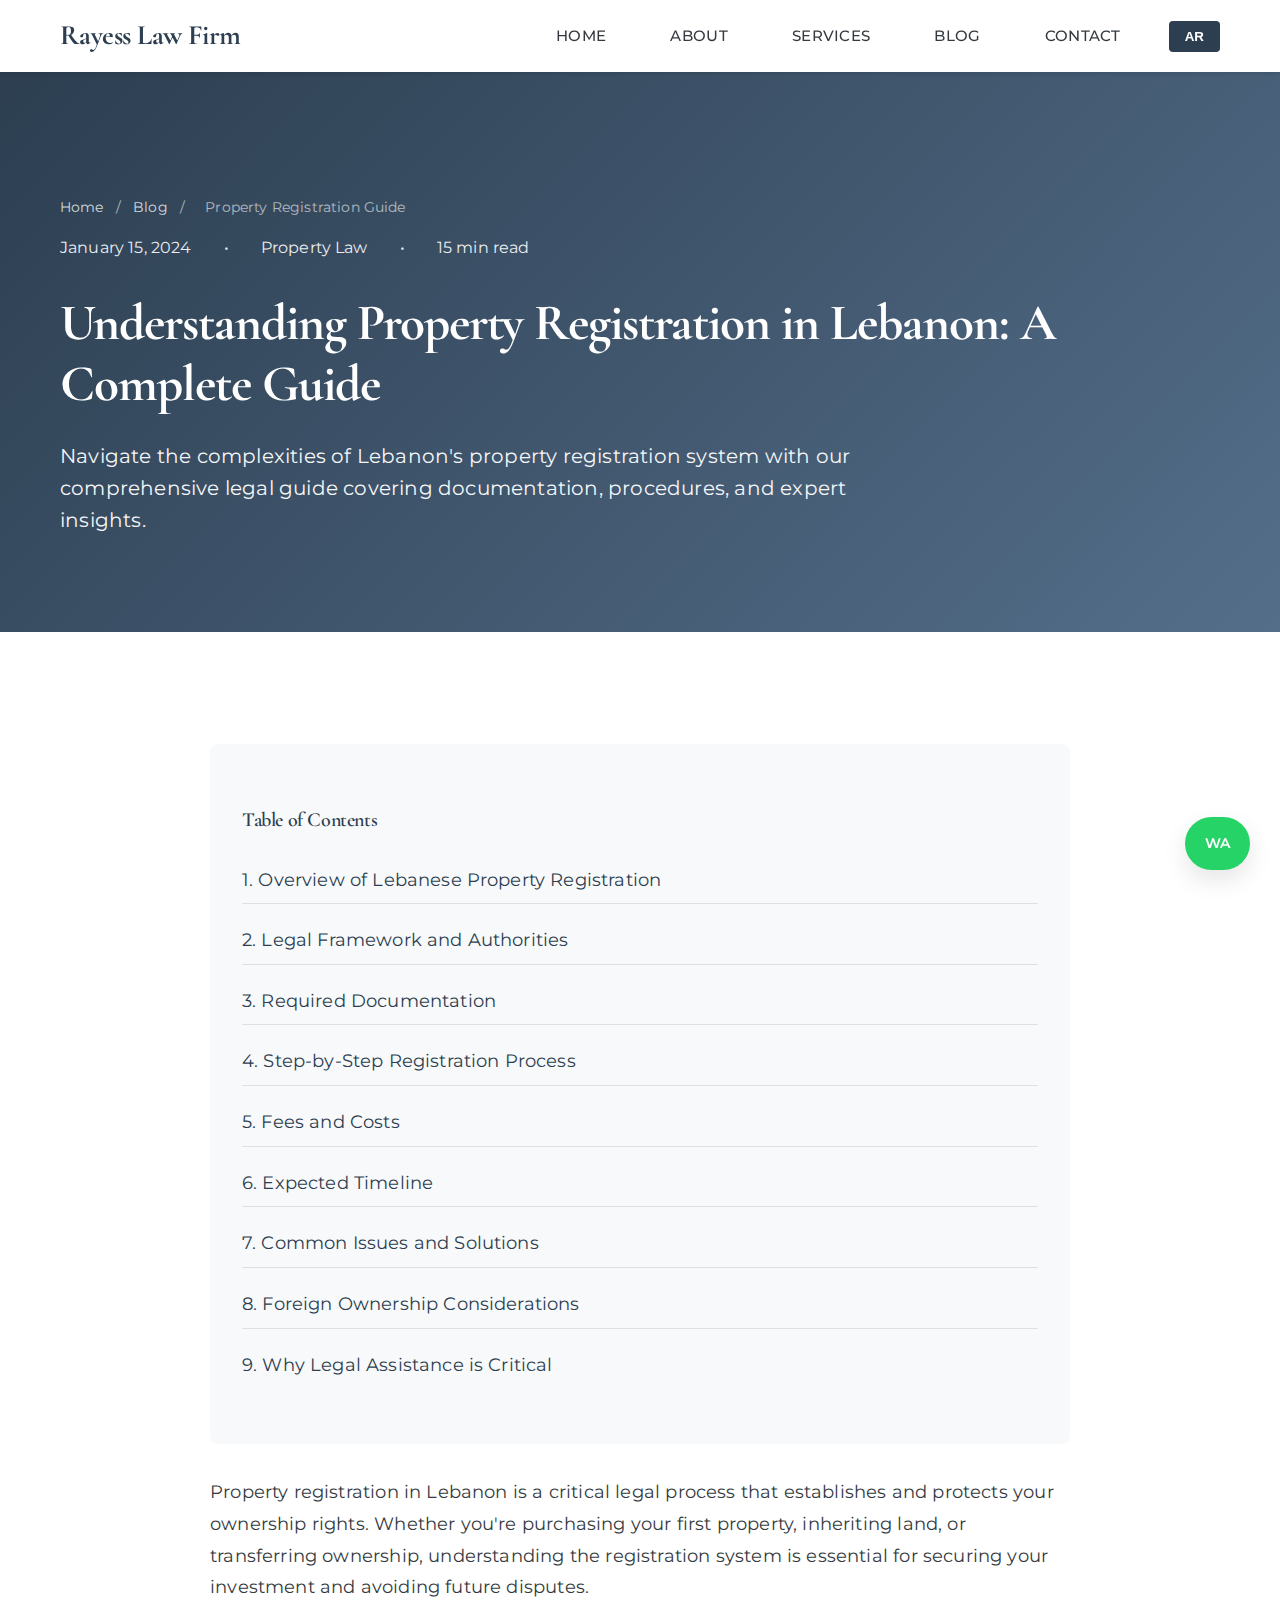
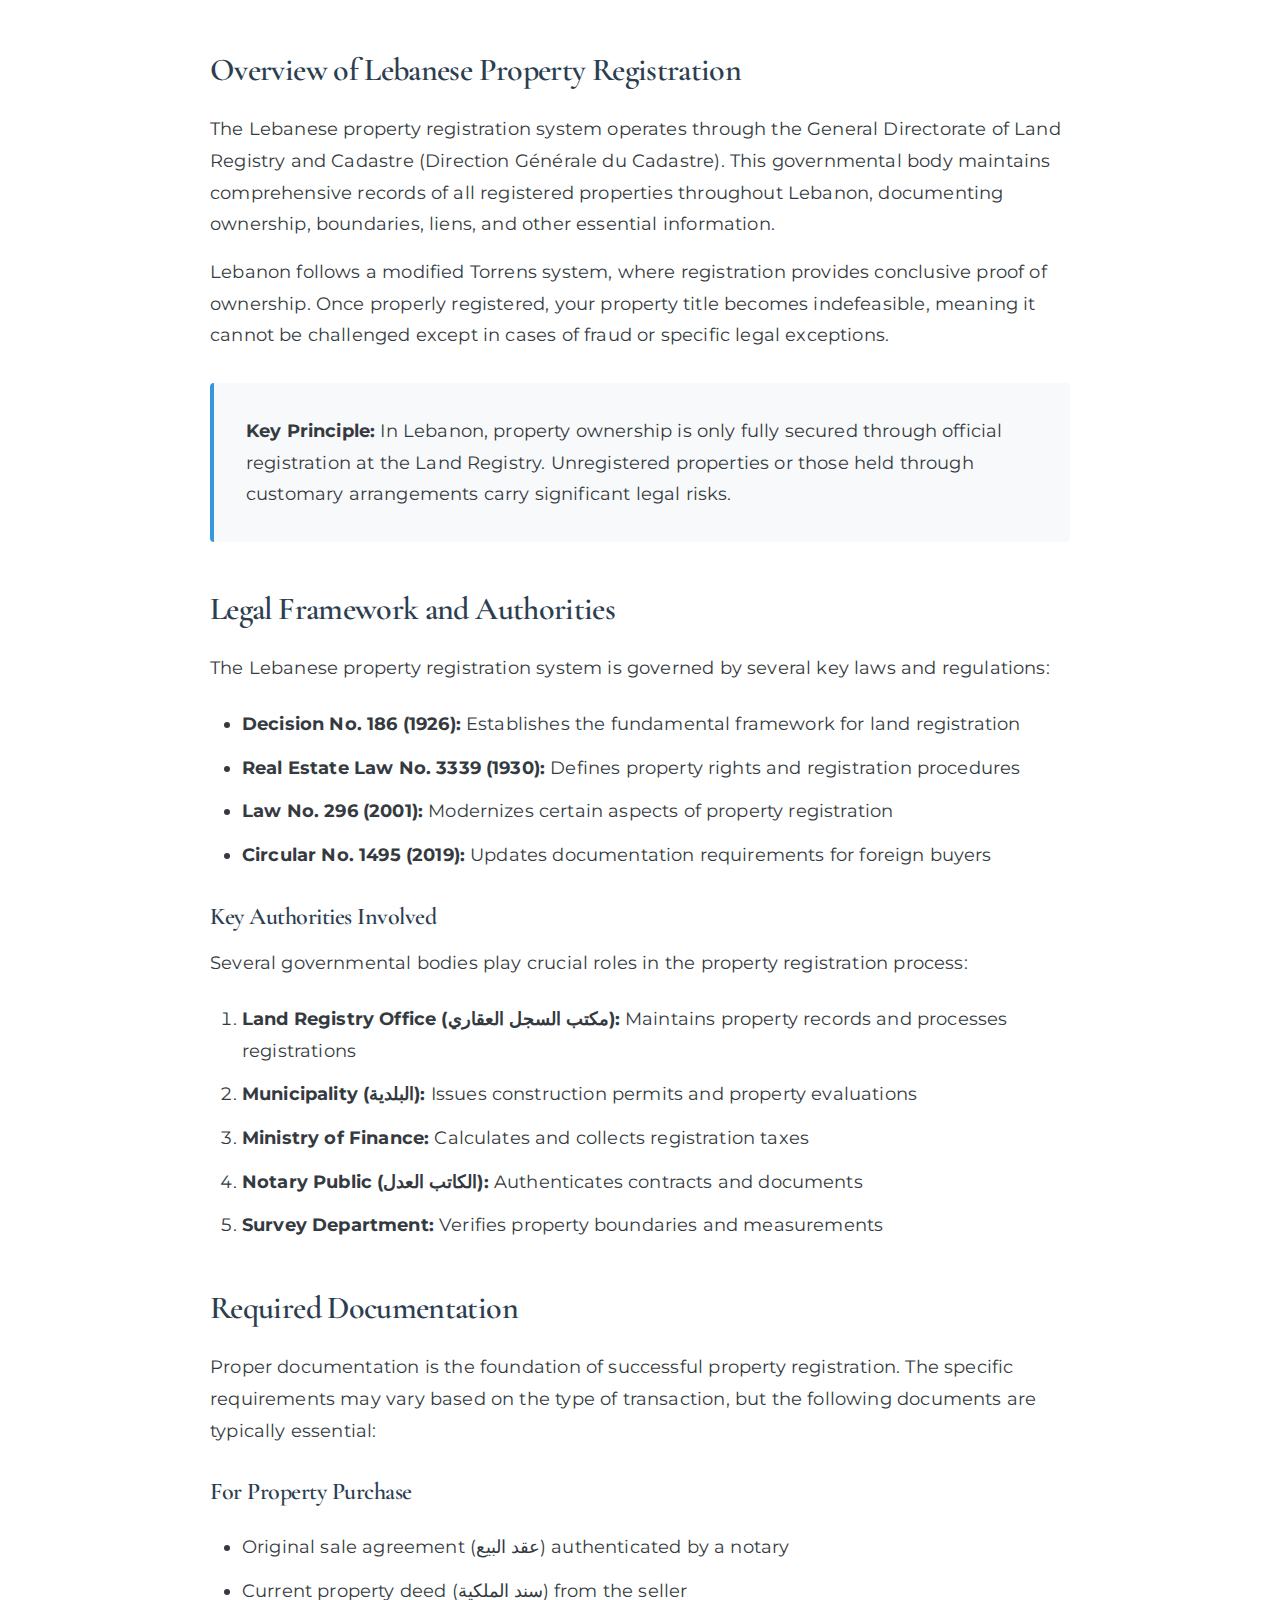
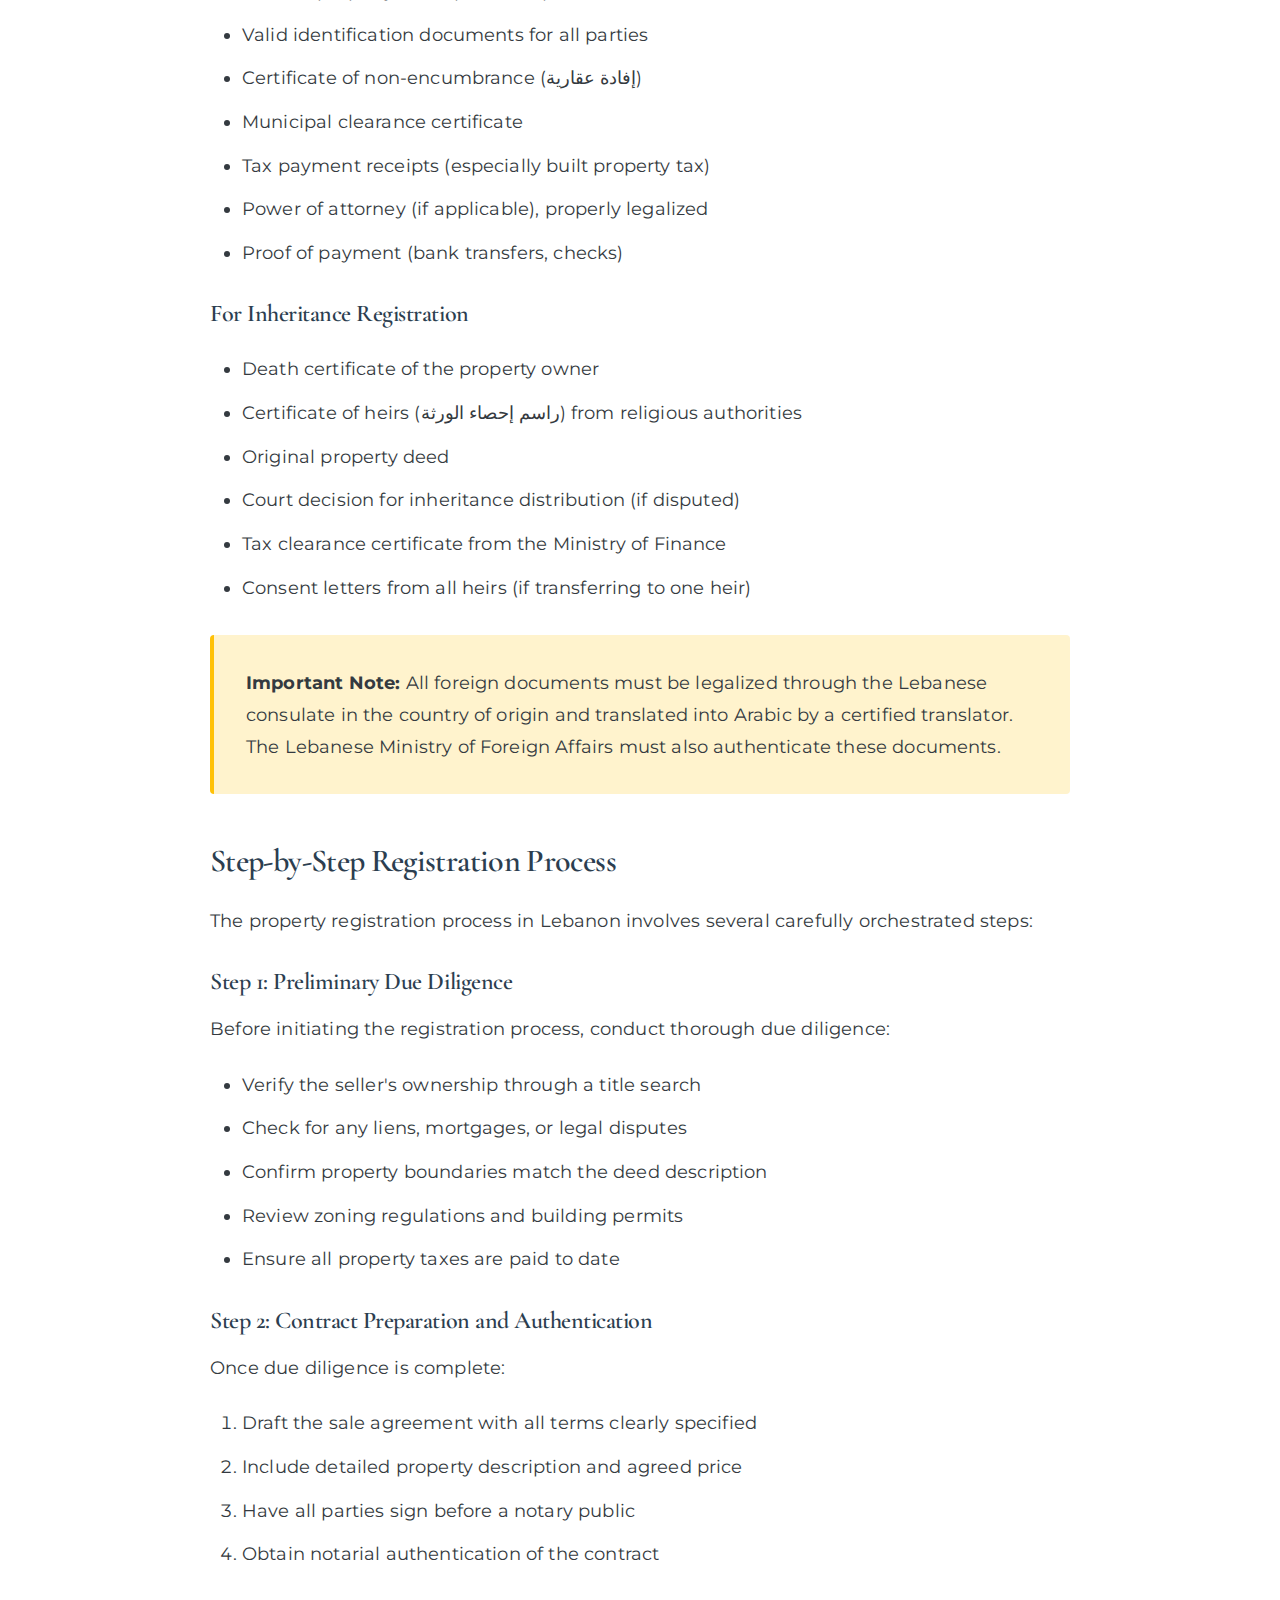
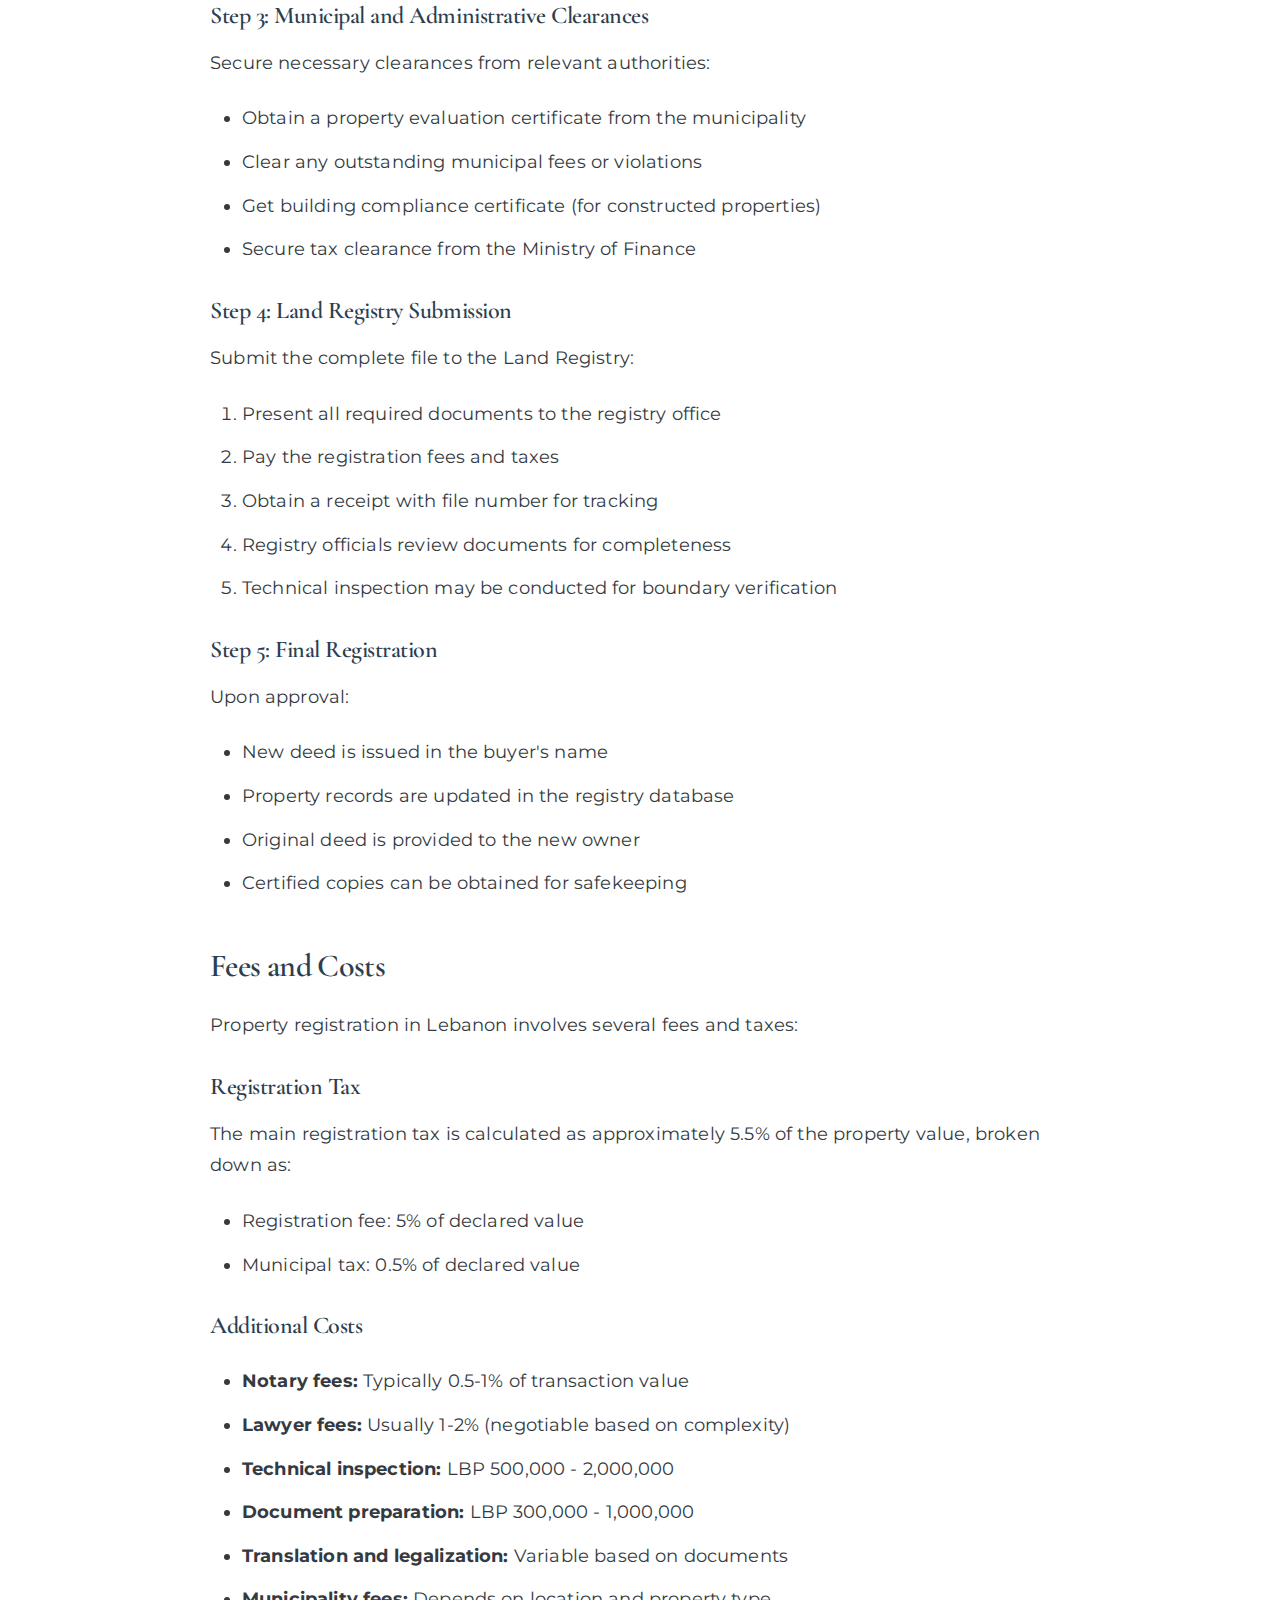
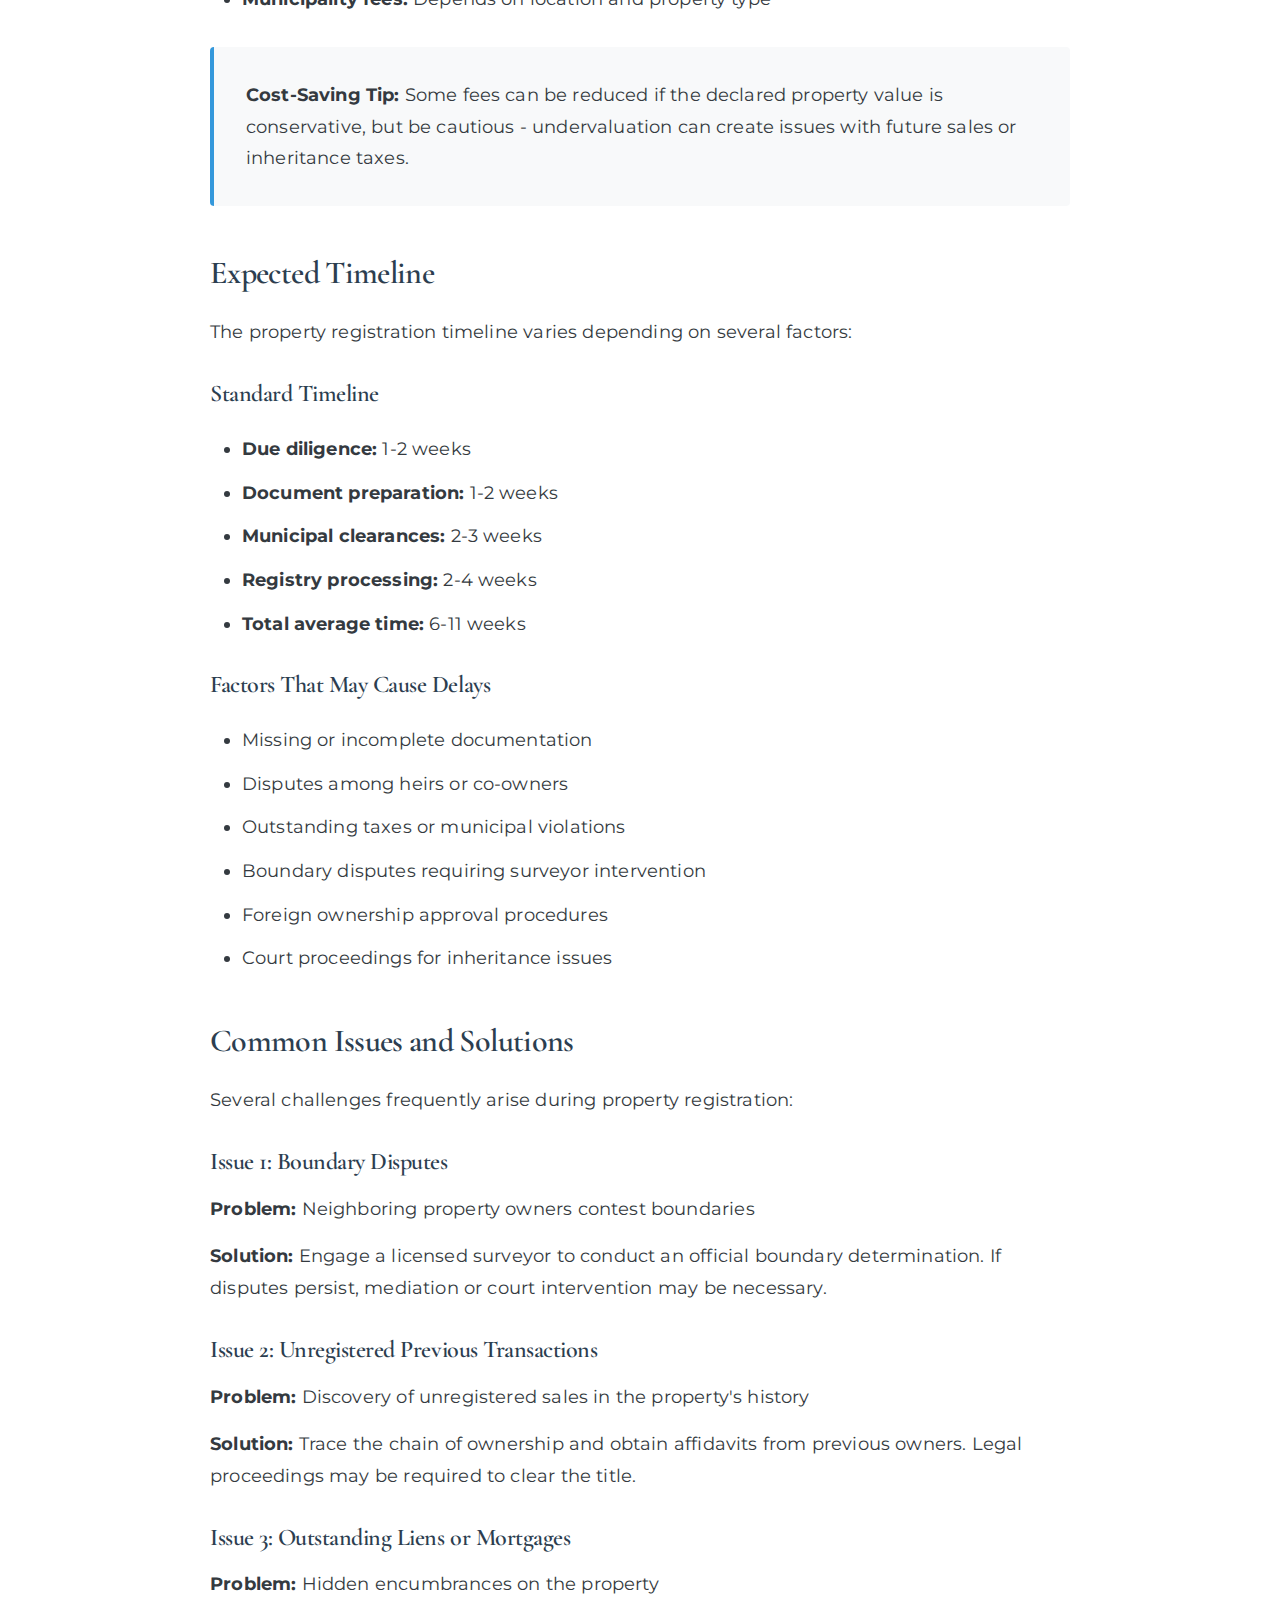
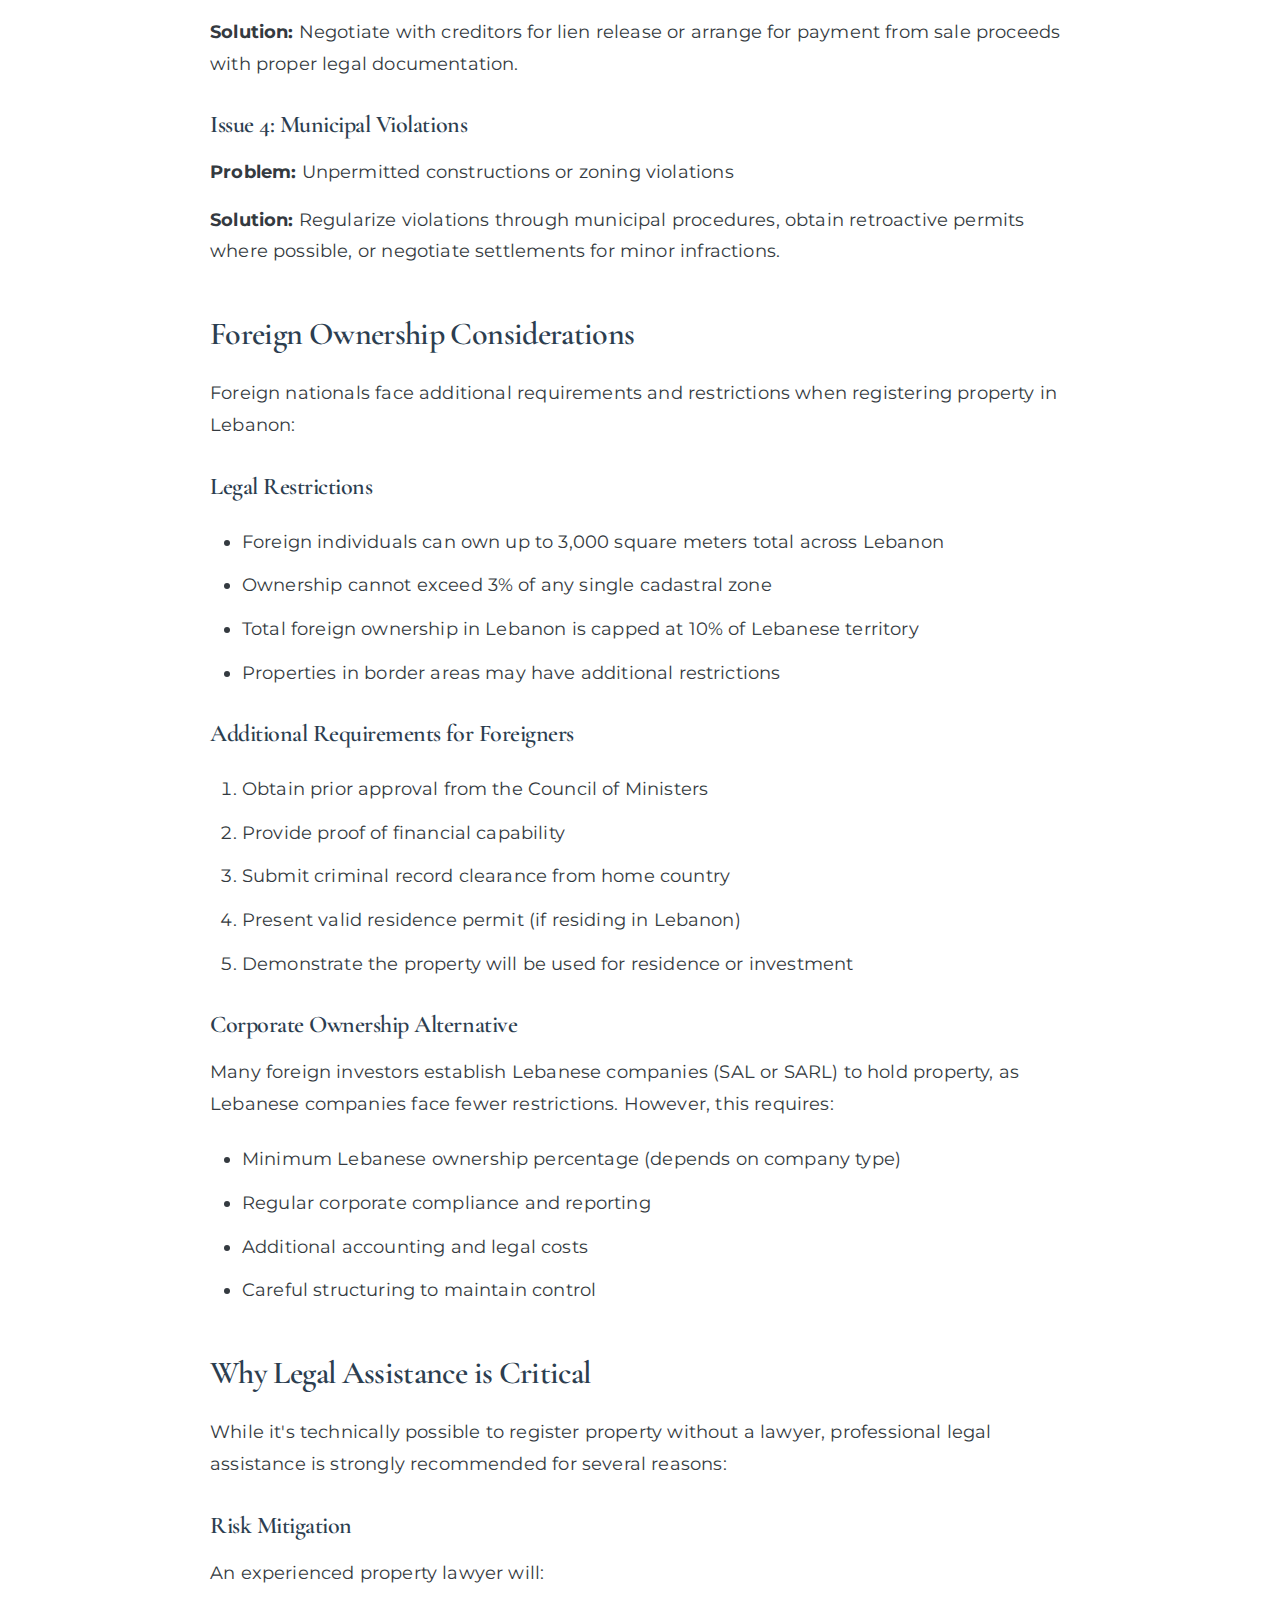
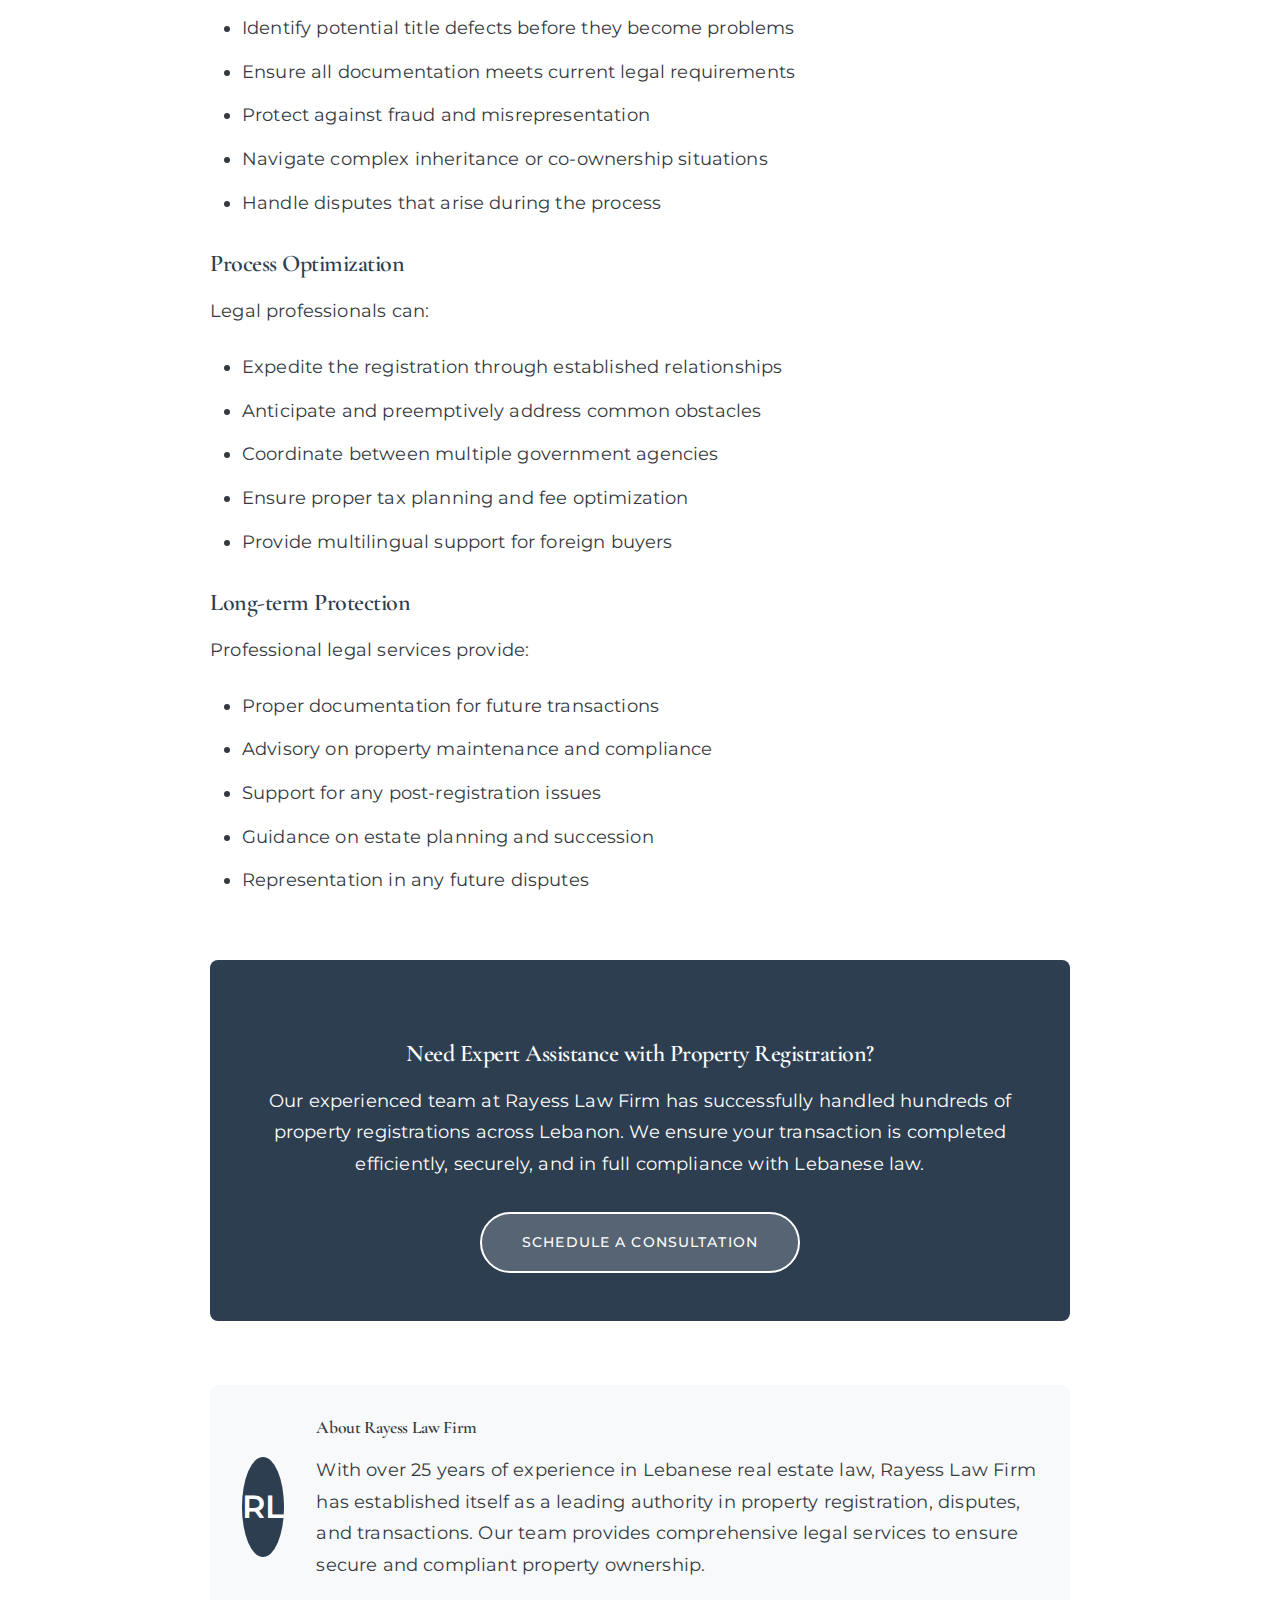
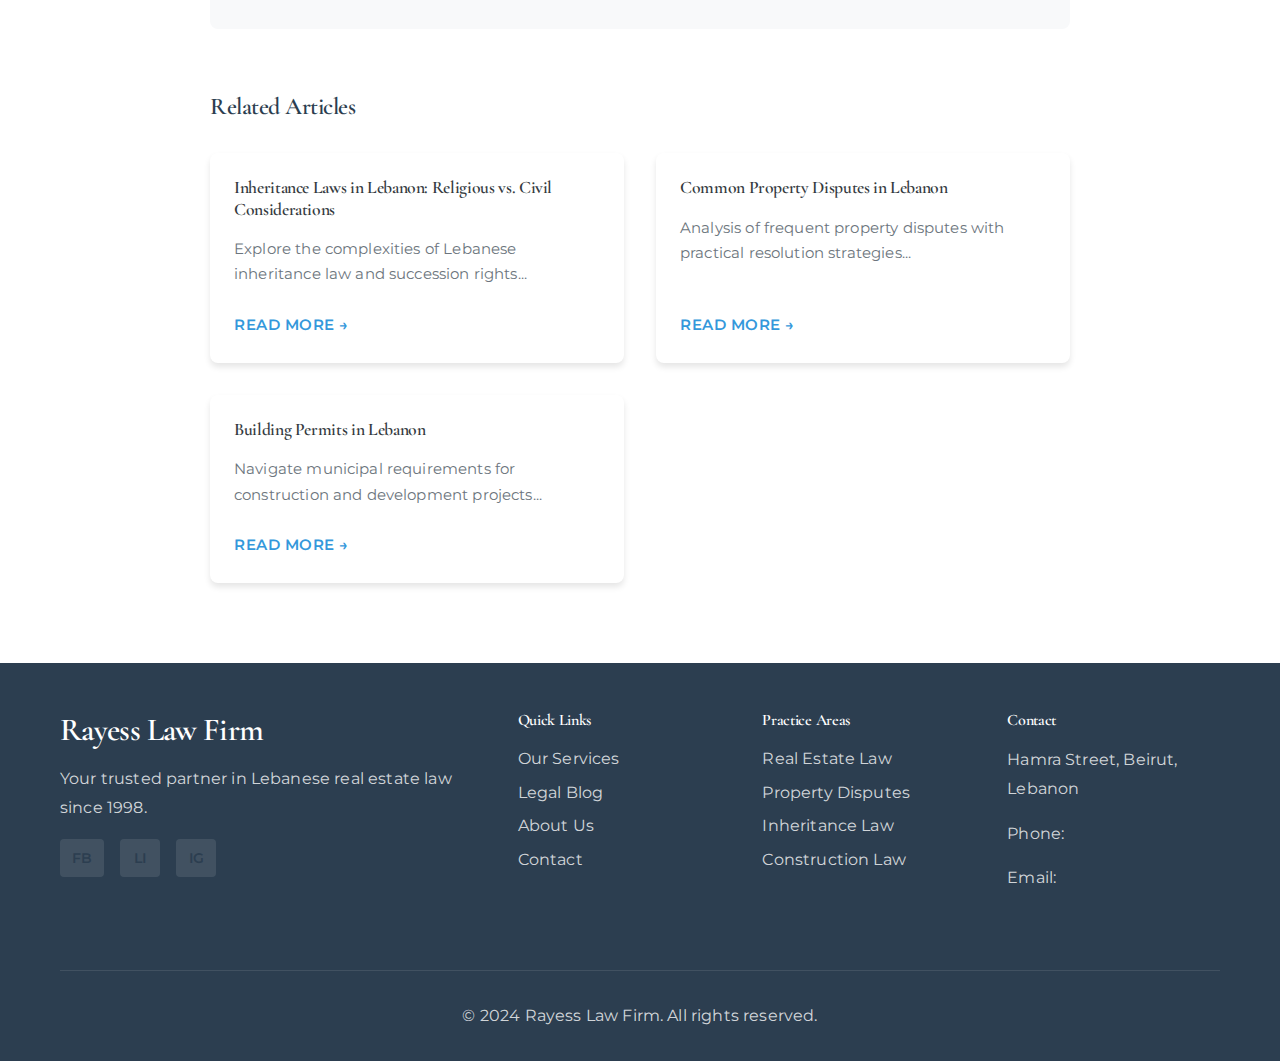
<file: Blogs/property-registration-lebanon-guide.html>
<!DOCTYPE html>
<html lang="en" dir="ltr">
<head>
    <meta charset="UTF-8">
    <meta name="viewport" content="width=device-width, initial-scale=1.0">
    <meta http-equiv="X-UA-Compatible" content="ie=edge">
    
    <!-- SEO Meta Tags -->
    <title>Understanding Property Registration in Lebanon: Complete Guide 2024 | Rayess Law Firm</title>
    <meta name="description" content="Comprehensive guide to property registration in Lebanon. Learn about required documents, fees, timeline, and critical steps to secure your property rights with expert legal guidance.">
    <meta name="keywords" content="property registration Lebanon, Lebanon land registry, property title Lebanon, real estate registration Beirut, property documentation Lebanon, land ownership Lebanon, property transfer Lebanon">
    <meta name="author" content="Rayess Law Firm">
    <meta name="robots" content="index, follow">
    <link rel="canonical" href="https://rayesslawfirm.com/blog/property-registration-lebanon-guide">
    
    <!-- Open Graph Tags -->
    <meta property="og:title" content="Property Registration in Lebanon: Complete Legal Guide">
    <meta property="og:description" content="Expert guide to navigating property registration in Lebanon's Land Registry with required documents and procedures.">
    <meta property="og:type" content="article">
    <meta property="og:url" content="https://rayesslawfirm.com/blog/property-registration-lebanon-guide">
    <meta property="article:published_time" content="2024-01-15">
    <meta property="article:author" content="Rayess Law Firm">
    <meta property="article:section" content="Property Law">
    
    <!-- Schema.org Article Markup -->
    <script type="application/ld+json">
    {
        "@context": "https://schema.org",
        "@type": "Article",
        "headline": "Understanding Property Registration in Lebanon: A Complete Guide",
        "datePublished": "2024-01-15",
        "dateModified": "2024-01-15",
        "author": {
            "@type": "Organization",
            "name": "Rayess Law Firm"
        },
        "publisher": {
            "@type": "Organization",
            "name": "Rayess Law Firm",
            "url": "https://rayesslawfirm.com"
        },
        "description": "Comprehensive guide to property registration process in Lebanon including documents, fees, and timeline.",
        "mainEntityOfPage": {
            "@type": "WebPage",
            "@id": "https://rayesslawfirm.com/blog/property-registration-lebanon-guide"
        }
    }
    </script>
    
    <!-- Fonts -->
    <link rel="preconnect" href="https://fonts.googleapis.com">
    <link rel="preconnect" href="https://fonts.gstatic.com" crossorigin>
    <link href="https://fonts.googleapis.com/css2?family=Cormorant+Garamond:wght@400;600;700&family=Montserrat:wght@300;400;500;600;700&family=Crimson+Text:wght@400;600;700&family=Amiri:wght@400;700&display=swap" rel="stylesheet">
    
    <!-- CSS -->
    <link rel="stylesheet" href="../styles.css">
    <style>
        .article-header {
            background: linear-gradient(135deg, var(--primary-color) 0%, #546E8A 100%);
            padding: 120px 0 80px;
            color: white;
            position: relative;
            margin-top: 60px;
        }
        
        .article-meta-top {
            display: flex;
            gap: 2rem;
            margin-bottom: 2rem;
            font-size: 1rem;
            opacity: 0.9;
        }
        
        .article-title {
            font-size: clamp(2rem, 4vw, 3.5rem);
            font-weight: 700;
            line-height: 1.2;
            margin-bottom: 1.5rem;
        }
        
        .article-excerpt {
            font-size: 1.25rem;
            line-height: 1.6;
            opacity: 0.95;
            max-width: 800px;
        }
        
        .article-content {
            max-width: 900px;
            margin: 0 auto;
            padding: 80px 20px;
        }
        
        .article-body {
            font-size: 1.1rem;
            line-height: 1.8;
            color: var(--dark-gray);
        }
        
        .article-body h2 {
            margin-top: 3rem;
            margin-bottom: 1.5rem;
            color: var(--primary-color);
            font-size: 2rem;
        }
        
        .article-body h3 {
            margin-top: 2rem;
            margin-bottom: 1rem;
            color: var(--primary-color);
            font-size: 1.5rem;
        }
        
        .article-body ul, .article-body ol {
            margin: 1.5rem 0;
            padding-left: 2rem;
        }
        
        .article-body li {
            margin-bottom: 0.75rem;
        }
        
        .info-box {
            background: var(--light-gray);
            padding: 2rem;
            border-left: 4px solid var(--accent-color);
            margin: 2rem 0;
            border-radius: 4px;
        }
        
        .warning-box {
            background: #FFF3CD;
            padding: 2rem;
            border-left: 4px solid #FFC107;
            margin: 2rem 0;
            border-radius: 4px;
        }
        
        .cta-section {
            background: var(--primary-color);
            color: white;
            padding: 3rem;
            border-radius: 8px;
            margin-top: 4rem;
            text-align: center;
        }
        
        .cta-section h3 {
            color: white;
            margin-bottom: 1rem;
        }
        
        .breadcrumb {
            padding: 1rem 0;
            font-size: 0.9rem;
        }
        
        .breadcrumb a {
            color: rgba(255,255,255,0.8);
            text-decoration: none;
        }
        
        .breadcrumb a:hover {
            color: white;
        }
        
        .breadcrumb span {
            margin: 0 0.5rem;
            opacity: 0.6;
        }
        
        .table-contents {
            background: var(--light-gray);
            padding: 2rem;
            border-radius: 8px;
            margin: 2rem 0;
        }
        
        .table-contents h3 {
            margin-bottom: 1rem;
            font-size: 1.25rem;
        }
        
        .table-contents ul {
            list-style: none;
            padding: 0;
        }
        
        .table-contents li {
            padding: 0.5rem 0;
            border-bottom: 1px solid #e0e0e0;
        }
        
        .table-contents li:last-child {
            border-bottom: none;
        }
        
        .table-contents a {
            color: var(--primary-color);
            text-decoration: none;
        }
        
        .table-contents a:hover {
            color: var(--accent-color);
        }
        
        .author-box {
            display: flex;
            align-items: center;
            gap: 2rem;
            margin-top: 4rem;
            padding: 2rem;
            background: var(--light-gray);
            border-radius: 8px;
        }
        
        .author-image {
            width: 100px;
            height: 100px;
            border-radius: 50%;
            background: var(--primary-color);
            display: flex;
            align-items: center;
            justify-content: center;
            color: white;
            font-weight: 600;
            font-size: 2rem;
        }
        
        .related-articles {
            margin-top: 4rem;
        }
        
        .related-grid {
            display: grid;
            grid-template-columns: repeat(auto-fit, minmax(300px, 1fr));
            gap: 2rem;
            margin-top: 2rem;
        }
        
        @media (max-width: 768px) {
            .article-header {
                padding: 100px 0 60px;
            }
            
            .article-content {
                padding: 40px 20px;
            }
            
            .article-body {
                font-size: 1rem;
            }
            
            .cta-section {
                padding: 2rem 1.5rem;
            }
        }
    </style>
</head>
<body>
    <!-- Navigation (same as main site) -->
    <nav class="navbar" role="navigation" aria-label="main navigation">
        <div class="container">
            <div class="nav-wrapper">
                <div class="logo">
                    <h1>Rayess Law Firm</h1>
                    <span class="logo-arabic" data-ar="مكتب رايس للمحاماة"></span>
                </div>
                <div class="nav-menu">
                    <a href="../index.html" class="nav-link">Home</a>
                    <a href="../index.html#about" class="nav-link">About</a>
                    <a href="../index.html#services" class="nav-link">Services</a>
                    <a href="../index.html#blog" class="nav-link">Blog</a>
                    <a href="../index.html#contact" class="nav-link">Contact</a>
                    <button class="lang-toggle" onclick="toggleLanguage()">
                        <span class="lang-text">AR</span>
                    </button>
                </div>
                <button class="mobile-menu-toggle" onclick="toggleMobileMenu()">MENU</button>
            </div>
        </div>
    </nav>

    <!-- Article Header -->
    <header class="article-header">
        <div class="container">
            <div class="breadcrumb">
                <a href="../index.html">Home</a>
                <span>/</span>
                <a href="../index.html#blog">Blog</a>
                <span>/</span>
                <span>Property Registration Guide</span>
            </div>
            <div class="article-meta-top">
                <span>January 15, 2024</span>
                <span>•</span>
                <span>Property Law</span>
                <span>•</span>
                <span>15 min read</span>
            </div>
            <h1 class="article-title">Understanding Property Registration in Lebanon: A Complete Guide</h1>
            <p class="article-excerpt">Navigate the complexities of Lebanon's property registration system with our comprehensive legal guide covering documentation, procedures, and expert insights.</p>
        </div>
    </header>

    <!-- Article Content -->
    <article class="article-content">
        <div class="article-body">
            <!-- Table of Contents -->
            <div class="table-contents">
                <h3>Table of Contents</h3>
                <ul>
                    <li><a href="#overview">1. Overview of Lebanese Property Registration</a></li>
                    <li><a href="#legal-framework">2. Legal Framework and Authorities</a></li>
                    <li><a href="#required-documents">3. Required Documentation</a></li>
                    <li><a href="#registration-process">4. Step-by-Step Registration Process</a></li>
                    <li><a href="#fees">5. Fees and Costs</a></li>
                    <li><a href="#timeline">6. Expected Timeline</a></li>
                    <li><a href="#common-issues">7. Common Issues and Solutions</a></li>
                    <li><a href="#foreign-ownership">8. Foreign Ownership Considerations</a></li>
                    <li><a href="#legal-assistance">9. Why Legal Assistance is Critical</a></li>
                </ul>
            </div>

            <p>Property registration in Lebanon is a critical legal process that establishes and protects your ownership rights. Whether you're purchasing your first property, inheriting land, or transferring ownership, understanding the registration system is essential for securing your investment and avoiding future disputes.</p>

            <h2 id="overview">Overview of Lebanese Property Registration</h2>
            <p>The Lebanese property registration system operates through the General Directorate of Land Registry and Cadastre (Direction Générale du Cadastre). This governmental body maintains comprehensive records of all registered properties throughout Lebanon, documenting ownership, boundaries, liens, and other essential information.</p>
            
            <p>Lebanon follows a modified Torrens system, where registration provides conclusive proof of ownership. Once properly registered, your property title becomes indefeasible, meaning it cannot be challenged except in cases of fraud or specific legal exceptions.</p>

            <div class="info-box">
                <strong>Key Principle:</strong> In Lebanon, property ownership is only fully secured through official registration at the Land Registry. Unregistered properties or those held through customary arrangements carry significant legal risks.
            </div>

            <h2 id="legal-framework">Legal Framework and Authorities</h2>
            <p>The Lebanese property registration system is governed by several key laws and regulations:</p>
            
            <ul>
                <li><strong>Decision No. 186 (1926):</strong> Establishes the fundamental framework for land registration</li>
                <li><strong>Real Estate Law No. 3339 (1930):</strong> Defines property rights and registration procedures</li>
                <li><strong>Law No. 296 (2001):</strong> Modernizes certain aspects of property registration</li>
                <li><strong>Circular No. 1495 (2019):</strong> Updates documentation requirements for foreign buyers</li>
            </ul>

            <h3>Key Authorities Involved</h3>
            <p>Several governmental bodies play crucial roles in the property registration process:</p>
            
            <ol>
                <li><strong>Land Registry Office (مكتب السجل العقاري):</strong> Maintains property records and processes registrations</li>
                <li><strong>Municipality (البلدية):</strong> Issues construction permits and property evaluations</li>
                <li><strong>Ministry of Finance:</strong> Calculates and collects registration taxes</li>
                <li><strong>Notary Public (الكاتب العدل):</strong> Authenticates contracts and documents</li>
                <li><strong>Survey Department:</strong> Verifies property boundaries and measurements</li>
            </ol>

            <h2 id="required-documents">Required Documentation</h2>
            <p>Proper documentation is the foundation of successful property registration. The specific requirements may vary based on the type of transaction, but the following documents are typically essential:</p>

            <h3>For Property Purchase</h3>
            <ul>
                <li>Original sale agreement (عقد البيع) authenticated by a notary</li>
                <li>Current property deed (سند الملكية) from the seller</li>
                <li>Valid identification documents for all parties</li>
                <li>Certificate of non-encumbrance (إفادة عقارية)</li>
                <li>Municipal clearance certificate</li>
                <li>Tax payment receipts (especially built property tax)</li>
                <li>Power of attorney (if applicable), properly legalized</li>
                <li>Proof of payment (bank transfers, checks)</li>
            </ul>

            <h3>For Inheritance Registration</h3>
            <ul>
                <li>Death certificate of the property owner</li>
                <li>Certificate of heirs (راسم إحصاء الورثة) from religious authorities</li>
                <li>Original property deed</li>
                <li>Court decision for inheritance distribution (if disputed)</li>
                <li>Tax clearance certificate from the Ministry of Finance</li>
                <li>Consent letters from all heirs (if transferring to one heir)</li>
            </ul>

            <div class="warning-box">
                <strong>Important Note:</strong> All foreign documents must be legalized through the Lebanese consulate in the country of origin and translated into Arabic by a certified translator. The Lebanese Ministry of Foreign Affairs must also authenticate these documents.
            </div>

            <h2 id="registration-process">Step-by-Step Registration Process</h2>
            <p>The property registration process in Lebanon involves several carefully orchestrated steps:</p>

            <h3>Step 1: Preliminary Due Diligence</h3>
            <p>Before initiating the registration process, conduct thorough due diligence:</p>
            <ul>
                <li>Verify the seller's ownership through a title search</li>
                <li>Check for any liens, mortgages, or legal disputes</li>
                <li>Confirm property boundaries match the deed description</li>
                <li>Review zoning regulations and building permits</li>
                <li>Ensure all property taxes are paid to date</li>
            </ul>

            <h3>Step 2: Contract Preparation and Authentication</h3>
            <p>Once due diligence is complete:</p>
            <ol>
                <li>Draft the sale agreement with all terms clearly specified</li>
                <li>Include detailed property description and agreed price</li>
                <li>Have all parties sign before a notary public</li>
                <li>Obtain notarial authentication of the contract</li>
            </ol>

            <h3>Step 3: Municipal and Administrative Clearances</h3>
            <p>Secure necessary clearances from relevant authorities:</p>
            <ul>
                <li>Obtain a property evaluation certificate from the municipality</li>
                <li>Clear any outstanding municipal fees or violations</li>
                <li>Get building compliance certificate (for constructed properties)</li>
                <li>Secure tax clearance from the Ministry of Finance</li>
            </ul>

            <h3>Step 4: Land Registry Submission</h3>
            <p>Submit the complete file to the Land Registry:</p>
            <ol>
                <li>Present all required documents to the registry office</li>
                <li>Pay the registration fees and taxes</li>
                <li>Obtain a receipt with file number for tracking</li>
                <li>Registry officials review documents for completeness</li>
                <li>Technical inspection may be conducted for boundary verification</li>
            </ol>

            <h3>Step 5: Final Registration</h3>
            <p>Upon approval:</p>
            <ul>
                <li>New deed is issued in the buyer's name</li>
                <li>Property records are updated in the registry database</li>
                <li>Original deed is provided to the new owner</li>
                <li>Certified copies can be obtained for safekeeping</li>
            </ul>

            <h2 id="fees">Fees and Costs</h2>
            <p>Property registration in Lebanon involves several fees and taxes:</p>

            <h3>Registration Tax</h3>
            <p>The main registration tax is calculated as approximately 5.5% of the property value, broken down as:</p>
            <ul>
                <li>Registration fee: 5% of declared value</li>
                <li>Municipal tax: 0.5% of declared value</li>
            </ul>

            <h3>Additional Costs</h3>
            <ul>
                <li><strong>Notary fees:</strong> Typically 0.5-1% of transaction value</li>
                <li><strong>Lawyer fees:</strong> Usually 1-2% (negotiable based on complexity)</li>
                <li><strong>Technical inspection:</strong> LBP 500,000 - 2,000,000</li>
                <li><strong>Document preparation:</strong> LBP 300,000 - 1,000,000</li>
                <li><strong>Translation and legalization:</strong> Variable based on documents</li>
                <li><strong>Municipality fees:</strong> Depends on location and property type</li>
            </ul>

            <div class="info-box">
                <strong>Cost-Saving Tip:</strong> Some fees can be reduced if the declared property value is conservative, but be cautious - undervaluation can create issues with future sales or inheritance taxes.
            </div>

            <h2 id="timeline">Expected Timeline</h2>
            <p>The property registration timeline varies depending on several factors:</p>

            <h3>Standard Timeline</h3>
            <ul>
                <li><strong>Due diligence:</strong> 1-2 weeks</li>
                <li><strong>Document preparation:</strong> 1-2 weeks</li>
                <li><strong>Municipal clearances:</strong> 2-3 weeks</li>
                <li><strong>Registry processing:</strong> 2-4 weeks</li>
                <li><strong>Total average time:</strong> 6-11 weeks</li>
            </ul>

            <h3>Factors That May Cause Delays</h3>
            <ul>
                <li>Missing or incomplete documentation</li>
                <li>Disputes among heirs or co-owners</li>
                <li>Outstanding taxes or municipal violations</li>
                <li>Boundary disputes requiring surveyor intervention</li>
                <li>Foreign ownership approval procedures</li>
                <li>Court proceedings for inheritance issues</li>
            </ul>

            <h2 id="common-issues">Common Issues and Solutions</h2>
            <p>Several challenges frequently arise during property registration:</p>

            <h3>Issue 1: Boundary Disputes</h3>
            <p><strong>Problem:</strong> Neighboring property owners contest boundaries</p>
            <p><strong>Solution:</strong> Engage a licensed surveyor to conduct an official boundary determination. If disputes persist, mediation or court intervention may be necessary.</p>

            <h3>Issue 2: Unregistered Previous Transactions</h3>
            <p><strong>Problem:</strong> Discovery of unregistered sales in the property's history</p>
            <p><strong>Solution:</strong> Trace the chain of ownership and obtain affidavits from previous owners. Legal proceedings may be required to clear the title.</p>

            <h3>Issue 3: Outstanding Liens or Mortgages</h3>
            <p><strong>Problem:</strong> Hidden encumbrances on the property</p>
            <p><strong>Solution:</strong> Negotiate with creditors for lien release or arrange for payment from sale proceeds with proper legal documentation.</p>

            <h3>Issue 4: Municipal Violations</h3>
            <p><strong>Problem:</strong> Unpermitted constructions or zoning violations</p>
            <p><strong>Solution:</strong> Regularize violations through municipal procedures, obtain retroactive permits where possible, or negotiate settlements for minor infractions.</p>

            <h2 id="foreign-ownership">Foreign Ownership Considerations</h2>
            <p>Foreign nationals face additional requirements and restrictions when registering property in Lebanon:</p>

            <h3>Legal Restrictions</h3>
            <ul>
                <li>Foreign individuals can own up to 3,000 square meters total across Lebanon</li>
                <li>Ownership cannot exceed 3% of any single cadastral zone</li>
                <li>Total foreign ownership in Lebanon is capped at 10% of Lebanese territory</li>
                <li>Properties in border areas may have additional restrictions</li>
            </ul>

            <h3>Additional Requirements for Foreigners</h3>
            <ol>
                <li>Obtain prior approval from the Council of Ministers</li>
                <li>Provide proof of financial capability</li>
                <li>Submit criminal record clearance from home country</li>
                <li>Present valid residence permit (if residing in Lebanon)</li>
                <li>Demonstrate the property will be used for residence or investment</li>
            </ol>

            <h3>Corporate Ownership Alternative</h3>
            <p>Many foreign investors establish Lebanese companies (SAL or SARL) to hold property, as Lebanese companies face fewer restrictions. However, this requires:</p>
            <ul>
                <li>Minimum Lebanese ownership percentage (depends on company type)</li>
                <li>Regular corporate compliance and reporting</li>
                <li>Additional accounting and legal costs</li>
                <li>Careful structuring to maintain control</li>
            </ul>

            <h2 id="legal-assistance">Why Legal Assistance is Critical</h2>
            <p>While it's technically possible to register property without a lawyer, professional legal assistance is strongly recommended for several reasons:</p>

            <h3>Risk Mitigation</h3>
            <p>An experienced property lawyer will:</p>
            <ul>
                <li>Identify potential title defects before they become problems</li>
                <li>Ensure all documentation meets current legal requirements</li>
                <li>Protect against fraud and misrepresentation</li>
                <li>Navigate complex inheritance or co-ownership situations</li>
                <li>Handle disputes that arise during the process</li>
            </ul>

            <h3>Process Optimization</h3>
            <p>Legal professionals can:</p>
            <ul>
                <li>Expedite the registration through established relationships</li>
                <li>Anticipate and preemptively address common obstacles</li>
                <li>Coordinate between multiple government agencies</li>
                <li>Ensure proper tax planning and fee optimization</li>
                <li>Provide multilingual support for foreign buyers</li>
            </ul>

            <h3>Long-term Protection</h3>
            <p>Professional legal services provide:</p>
            <ul>
                <li>Proper documentation for future transactions</li>
                <li>Advisory on property maintenance and compliance</li>
                <li>Support for any post-registration issues</li>
                <li>Guidance on estate planning and succession</li>
                <li>Representation in any future disputes</li>
            </ul>

            <!-- Call to Action -->
            <div class="cta-section">
                <h3>Need Expert Assistance with Property Registration?</h3>
                <p>Our experienced team at Rayess Law Firm has successfully handled hundreds of property registrations across Lebanon. We ensure your transaction is completed efficiently, securely, and in full compliance with Lebanese law.</p>
                <a href="../index.html#contact" class="btn btn-secondary" style="margin-top: 1rem;">Schedule a Consultation</a>
            </div>

            <!-- Author Box -->
            <div class="author-box">
                <div class="author-image">RL</div>
                <div>
                    <h4>About Rayess Law Firm</h4>
                    <p>With over 25 years of experience in Lebanese real estate law, Rayess Law Firm has established itself as a leading authority in property registration, disputes, and transactions. Our team provides comprehensive legal services to ensure secure and compliant property ownership.</p>
                </div>
            </div>

            <!-- Related Articles -->
            <div class="related-articles">
                <h3>Related Articles</h3>
                <div class="related-grid">
                    <article class="blog-card">
                        <div class="blog-content">
                            <h4>Inheritance Laws in Lebanon: Religious vs. Civil Considerations</h4>
                            <p>Explore the complexities of Lebanese inheritance law and succession rights...</p>
                            <a href="inheritance-laws-lebanon.html" class="blog-link">Read More →</a>
                        </div>
                    </article>
                    <article class="blog-card">
                        <div class="blog-content">
                            <h4>Common Property Disputes in Lebanon</h4>
                            <p>Analysis of frequent property disputes with practical resolution strategies...</p>
                            <a href="property-disputes-lebanon.html" class="blog-link">Read More →</a>
                        </div>
                    </article>
                    <article class="blog-card">
                        <div class="blog-content">
                            <h4>Building Permits in Lebanon</h4>
                            <p>Navigate municipal requirements for construction and development projects...</p>
                            <a href="building-permits-lebanon.html" class="blog-link">Read More →</a>
                        </div>
                    </article>
                </div>
            </div>
        </div>
    </article>

    <!-- Footer (same as main site) -->
    <footer class="footer">
        <div class="container">
            <div class="footer-content">
                <div class="footer-column">
                    <h3>Rayess Law Firm</h3>
                    <p>Your trusted partner in Lebanese real estate law since 1998.</p>
                    <div class="social-links">
                        <a href="https://facebook.com/rayesslawfirm" aria-label="Facebook">FB</a>
                        <a href="https://linkedin.com/company/rayesslawfirm" aria-label="LinkedIn">LI</a>
                        <a href="https://instagram.com/rayesslawfirm" aria-label="Instagram">IG</a>
                    </div>
                </div>
                <div class="footer-column">
                    <h4>Quick Links</h4>
                    <ul>
                        <li><a href="../index.html#services">Our Services</a></li>
                        <li><a href="../index.html#blog">Legal Blog</a></li>
                        <li><a href="../index.html#about">About Us</a></li>
                        <li><a href="../index.html#contact">Contact</a></li>
                    </ul>
                </div>
                <div class="footer-column">
                    <h4>Practice Areas</h4>
                    <ul>
                        <li><a href="../index.html#services">Real Estate Law</a></li>
                        <li><a href="../index.html#services">Property Disputes</a></li>
                        <li><a href="../index.html#services">Inheritance Law</a></li>
                        <li><a href="../index.html#services">Construction Law</a></li>
                    </ul>
                </div>
                <div class="footer-column">
                    <h4>Contact</h4>
                    <p>Hamra Street, Beirut, Lebanon</p>
                    <p>Phone: <a href="tel:+9611234567">+961 1 234 567</a></p>
                    <p>Email: <a href="mailto:info@rayesslawfirm.com">info@rayesslawfirm.com</a></p>
                </div>
            </div>
            <div class="footer-bottom">
                <p>© 2024 Rayess Law Firm. All rights reserved.</p>
            </div>
        </div>
    </footer>

    <!-- WhatsApp Button -->
    <a href="https://wa.me/9611234567" class="whatsapp-float" aria-label="WhatsApp">
        <span>WA</span>
    </a>

    <!-- Scripts -->
    <script src="../scripts.js"></script>
</body>
</html>
</file>
<file: styles.css>
/* Root Variables */
:root {
    --primary-color: #2C3E50;  /* Professional dark blue-gray */
    --secondary-color: #34495E; /* Complementary gray-blue */
    --accent-color: #3498DB;    /* Professional blue accent */
    --white: #FFFFFF;
    --light-gray: #F8F9FA;
    --gray: #6C757D;
    --dark-gray: #343A40;
    --success: #27AE60;         /* Muted green */
    --font-primary: 'Cormorant Garamond', 'Crimson Text', serif;
    --font-secondary: 'Montserrat', sans-serif;
    --font-arabic: 'Amiri', serif;
    --shadow-sm: 0 2px 4px rgba(0,0,0,0.1);
    --shadow-md: 0 4px 6px rgba(0,0,0,0.1);
    --shadow-lg: 0 10px 25px rgba(0,0,0,0.1);
    --transition: all 0.3s ease;
}

/* Global Styles */
* {
    margin: 0;
    padding: 0;
    box-sizing: border-box;
}

html {
    scroll-behavior: smooth;
}

body {
    font-family: var(--font-secondary);
    line-height: 1.6;
    color: var(--dark-gray);
    background-color: var(--white);
    overflow-x: hidden;
    font-weight: 400;
    letter-spacing: 0.01em;
}

body.rtl {
    direction: rtl;
    font-family: var(--font-arabic);
}

.container {
    max-width: 1200px;
    margin: 0 auto;
    padding: 0 20px;
}

/* Typography */
h1, h2, h3, h4, h5, h6 {
    font-family: var(--font-primary);
    line-height: 1.2;
    margin-bottom: 1rem;
    font-weight: 600;
    letter-spacing: -0.02em;
}

h1 {
    font-size: clamp(2.5rem, 4.5vw, 3.5rem);
    font-weight: 700;
}

h2 {
    font-size: clamp(2rem, 3.5vw, 2.75rem);
    color: var(--primary-color);
    font-weight: 600;
}

h3 {
    font-size: clamp(1.5rem, 2.5vw, 2rem);
    font-weight: 600;
}

p {
    margin-bottom: 1rem;
    font-family: var(--font-secondary);
    font-weight: 400;
    letter-spacing: 0.01em;
}

a {
    color: var(--primary-color);
    text-decoration: none;
    transition: var(--transition);
}

a:hover {
    color: var(--accent-color);
}

/* Navigation */
.navbar {
    position: fixed;
    top: 0;
    width: 100%;
    background: var(--white);
    box-shadow: var(--shadow-sm);
    z-index: 1000;
    transition: var(--transition);
}

.nav-wrapper {
    display: flex;
    justify-content: space-between;
    align-items: center;
    padding: 1rem 0;
}

.logo h1 {
    font-size: 1.75rem;
    color: var(--primary-color);
    margin: 0;
    font-family: var(--font-primary);
    font-weight: 700;
    letter-spacing: -0.02em;
}

.logo-arabic {
    display: none;
    font-family: var(--font-arabic);
    font-size: 1rem;
    color: var(--gray);
    font-weight: 400;
}

body.rtl .logo-arabic {
    display: block;
}

.nav-menu {
    display: flex;
    gap: 2rem;
    align-items: center;
}

.nav-link {
    font-weight: 500;
    color: var(--dark-gray);
    padding: 0.5rem 1rem;
    border-radius: 4px;
    transition: var(--transition);
    font-family: var(--font-secondary);
    font-size: 0.95rem;
    letter-spacing: 0.02em;
    text-transform: uppercase;
}

.nav-link:hover {
    background: var(--light-gray);
    color: var(--primary-color);
}

.lang-toggle {
    background: var(--primary-color);
    color: var(--white);
    border: none;
    padding: 0.5rem 1rem;
    border-radius: 4px;
    cursor: pointer;
    font-weight: 600;
    transition: var(--transition);
}

.lang-toggle:hover {
    background: var(--accent-color);
}

.mobile-menu-toggle {
    display: none;
    background: var(--primary-color);
    color: var(--white);
    border: none;
    padding: 8px 12px;
    border-radius: 4px;
    font-size: 0.875rem;
    font-weight: 600;
    cursor: pointer;
    transition: var(--transition);
}

.mobile-menu-toggle:hover {
    background: var(--accent-color);
}

/* Hero Section */
.hero {
    position: relative;
    min-height: 100vh;
    display: flex;
    align-items: center;
    background: linear-gradient(135deg, var(--primary-color) 0%, #546E8A 100%);
    margin-top: 60px;
    overflow: hidden;
}

.hero::before {
    content: '';
    position: absolute;
    top: 0;
    left: 0;
    right: 0;
    bottom: 0;
    background: url('data:image/svg+xml,<svg xmlns="http://www.w3.org/2000/svg" viewBox="0 0 1440 320"><path fill="%23ffffff" fill-opacity="0.1" d="M0,96L48,112C96,128,192,160,288,160C384,160,480,128,576,112C672,96,768,96,864,112C960,128,1056,160,1152,160C1248,160,1344,128,1392,112L1440,96L1440,320L1392,320C1344,320,1248,320,1152,320C1056,320,960,320,864,320C768,320,672,320,576,320C480,320,384,320,288,320C192,320,96,320,48,320L0,320Z"></path></svg>');
    background-size: cover;
    background-position: bottom;
    opacity: 0.3;
}

.hero-overlay {
    position: absolute;
    top: 0;
    left: 0;
    right: 0;
    bottom: 0;
    background: rgba(0, 0, 0, 0.3);
}

.hero-content {
    position: relative;
    z-index: 1;
    text-align: center;
    color: var(--white);
    max-width: 800px;
    margin: 0 auto;
    padding: 2rem;
    animation: fadeInUp 1s ease;
}

.hero-title {
    font-size: clamp(2.5rem, 5.5vw, 4rem);
    margin-bottom: 1.5rem;
    color: var(--white);
    text-shadow: 2px 2px 4px rgba(0,0,0,0.3);
    font-family: var(--font-primary);
    font-weight: 700;
    letter-spacing: -0.02em;
    line-height: 1.1;
}

.hero-subtitle {
    font-size: clamp(1.1rem, 2vw, 1.4rem);
    margin-bottom: 2rem;
    color: rgba(255,255,255,0.95);
    font-family: var(--font-secondary);
    font-weight: 300;
    letter-spacing: 0.02em;
    line-height: 1.5;
}

.hero-buttons {
    display: flex;
    gap: 1rem;
    justify-content: center;
    flex-wrap: wrap;
}

/* Buttons */
.btn {
    display: inline-block;
    padding: 1rem 2.5rem;
    border-radius: 50px;
    font-weight: 500;
    text-transform: uppercase;
    letter-spacing: 0.08em;
    transition: var(--transition);
    cursor: pointer;
    border: none;
    font-size: 0.875rem;
    font-family: var(--font-secondary);
}

.btn-primary {
    background: var(--accent-color);
    color: var(--white);
    box-shadow: 0 4px 15px rgba(52, 152, 219, 0.3);
}

.btn-primary:hover {
    background: #2980B9;
    transform: translateY(-2px);
    box-shadow: 0 6px 20px rgba(52, 152, 219, 0.4);
}

.btn-secondary {
    background: rgba(255, 255, 255, 0.2);
    color: var(--white);
    border: 2px solid var(--white);
}

.btn-secondary:hover {
    background: var(--white);
    color: var(--primary-color);
}

.btn-block {
    width: 100%;
}

/* Section Styles */
.section-header {
    text-align: center;
    margin-bottom: 3rem;
}

.section-subtitle {
    color: var(--gray);
    font-size: 1.1rem;
    margin-top: 0.5rem;
}

.section-line {
    width: 80px;
    height: 4px;
    background: var(--accent-color);
    margin: 1.5rem auto;
}

/* About Section */
.about-section {
    padding: 80px 0;
    background: var(--white);
}

.about-content {
    display: grid;
    grid-template-columns: 1fr 1fr;
    gap: 3rem;
    align-items: center;
}

.about-text h3 {
    color: var(--primary-color);
    margin-bottom: 1.5rem;
}

.about-text p {
    color: var(--gray);
    line-height: 1.8;
}

.about-stats {
    display: grid;
    grid-template-columns: repeat(3, 1fr);
    gap: 2rem;
    margin-top: 2rem;
    padding: 2rem 0;
    border-top: 1px solid rgba(0,0,0,0.1);
}

.stat {
    text-align: center;
}

.stat-number {
    display: block;
    font-size: 2.5rem;
    font-weight: 700;
    color: var(--accent-color);
    margin-bottom: 0.5rem;
}

.stat-label {
    color: var(--gray);
    font-size: 0.9rem;
    text-transform: uppercase;
    letter-spacing: 1px;
}

.about-image {
    position: relative;
}

.image-placeholder {
    background: var(--light-gray);
    border-radius: 8px;
    overflow: hidden;
    box-shadow: var(--shadow-lg);
}

/* Services Section */
.services-section {
    padding: 80px 0;
    background: var(--light-gray);
}

.services-grid {
    display: grid;
    grid-template-columns: repeat(auto-fit, minmax(350px, 1fr));
    gap: 2rem;
}

.service-card {
    background: var(--white);
    padding: 2rem;
    border-radius: 8px;
    box-shadow: var(--shadow-md);
    transition: var(--transition);
    position: relative;
    overflow: hidden;
}

.service-card::before {
    content: '';
    position: absolute;
    top: 0;
    left: 0;
    right: 0;
    height: 4px;
    background: linear-gradient(90deg, var(--primary-color), var(--accent-color));
    transform: scaleX(0);
    transition: transform 0.3s ease;
}

.service-card:hover::before {
    transform: scaleX(1);
}

.service-card:hover {
    transform: translateY(-5px);
    box-shadow: var(--shadow-lg);
}

.service-icon {
    font-size: 3rem;
    margin-bottom: 1rem;
    display: inline-block;
}

.icon-placeholder {
    width: 60px;
    height: 60px;
    background: var(--accent-color);
    color: var(--white);
    border-radius: 50%;
    display: flex;
    align-items: center;
    justify-content: center;
    font-size: 0.75rem;
    font-weight: 600;
    text-align: center;
    padding: 10px;
}

.service-card h3 {
    color: var(--primary-color);
    margin-bottom: 1rem;
}

.service-card p {
    color: var(--gray);
    line-height: 1.8;
    margin-bottom: 1.5rem;
}

.service-features {
    list-style: none;
    padding-left: 0;
}

.service-features li {
    padding: 0.5rem 0;
    color: var(--dark-gray);
    position: relative;
    padding-left: 1.5rem;
}

.service-features li::before {
    content: '•';
    position: absolute;
    left: 0;
    color: var(--success);
    font-weight: bold;
    font-size: 1.2rem;
}

/* Testimonials Section */
.testimonials-section {
    padding: 80px 0;
    background: var(--white);
}

.testimonials-grid {
    display: grid;
    grid-template-columns: repeat(auto-fit, minmax(300px, 1fr));
    gap: 2rem;
}

.testimonial-card {
    background: var(--light-gray);
    padding: 2rem;
    border-radius: 8px;
    position: relative;
    transition: var(--transition);
}

.testimonial-card:hover {
    transform: translateY(-5px);
    box-shadow: var(--shadow-lg);
}

.testimonial-card::before {
    content: '"';
    position: absolute;
    top: 10px;
    left: 20px;
    font-size: 4rem;
    color: var(--accent-color);
    opacity: 0.2;
    font-family: serif;
}

.stars {
    color: var(--accent-color);
    margin-bottom: 1rem;
    font-weight: 600;
    font-size: 1.1rem;
}

.testimonial-card blockquote {
    color: var(--dark-gray);
    font-style: italic;
    line-height: 1.8;
    margin-bottom: 1.5rem;
    position: relative;
    z-index: 1;
}

.testimonial-card cite {
    display: block;
    text-align: right;
}

.testimonial-card cite strong {
    display: block;
    color: var(--primary-color);
    font-weight: 600;
    margin-bottom: 0.25rem;
}

.testimonial-card cite span {
    color: var(--gray);
    font-size: 0.9rem;
}

/* Blog Section */
.blog-section {
    padding: 80px 0;
    background: var(--light-gray);
}

.blog-grid {
    display: grid;
    grid-template-columns: repeat(auto-fit, minmax(350px, 1fr));
    gap: 2rem;
    margin-bottom: 3rem;
}

.blog-card {
    background: var(--white);
    border-radius: 8px;
    overflow: hidden;
    box-shadow: var(--shadow-md);
    transition: var(--transition);
    display: flex;
    flex-direction: column;
}

.blog-card:hover {
    transform: translateY(-5px);
    box-shadow: var(--shadow-lg);
}

.blog-image {
    width: 100%;
    height: 200px;
    background: var(--light-gray);
    position: relative;
    overflow: hidden;
}

.blog-image .image-placeholder {
    width: 100%;
    height: 100%;
    display: flex;
    align-items: center;
    justify-content: center;
    background: linear-gradient(135deg, var(--primary-color) 0%, var(--secondary-color) 100%);
    color: var(--white);
    font-size: 1.1rem;
    font-weight: 500;
    font-family: var(--font-secondary);
    letter-spacing: 0.5px;
}

.blog-content {
    padding: 1.5rem;
    flex: 1;
    display: flex;
    flex-direction: column;
}

.blog-meta {
    display: flex;
    justify-content: space-between;
    margin-bottom: 1rem;
    font-size: 0.875rem;
}

.blog-date {
    color: var(--gray);
    font-weight: 500;
}

.blog-category {
    background: var(--accent-color);
    color: var(--white);
    padding: 0.25rem 0.75rem;
    border-radius: 20px;
    font-weight: 600;
    text-transform: uppercase;
    font-size: 0.75rem;
    letter-spacing: 0.5px;
}

.blog-card h3 {
    color: var(--primary-color);
    font-family: var(--font-primary);
    font-size: 1.4rem;
    font-weight: 600;
    margin-bottom: 1rem;
    line-height: 1.4;
    flex: 0 0 auto;
}

.blog-card p {
    color: var(--gray);
    line-height: 1.7;
    margin-bottom: 1.5rem;
    flex: 1;
    font-size: 0.95rem;
}

.blog-link {
    color: var(--accent-color);
    font-weight: 600;
    font-size: 0.95rem;
    text-transform: uppercase;
    letter-spacing: 0.5px;
    transition: var(--transition);
    align-self: flex-start;
}

.blog-link:hover {
    color: var(--primary-color);
    transform: translateX(5px);
    display: inline-block;
}

.blog-cta {
    text-align: center;
    margin-top: 3rem;
}

body.rtl .blog-link {
    align-self: flex-end;
}

body.rtl .blog-link:hover {
    transform: translateX(-5px);
}

body.rtl .blog-meta {
    flex-direction: row-reverse;
}

/* Contact Section */
.contact-section {
    padding: 80px 0;
    background: var(--light-gray);
}

.contact-content {
    display: grid;
    grid-template-columns: 1fr 1fr;
    gap: 3rem;
}

.contact-form {
    background: var(--white);
    padding: 2rem;
    border-radius: 8px;
    box-shadow: var(--shadow-md);
}

.form-group {
    margin-bottom: 1.5rem;
}

.form-group label {
    display: block;
    margin-bottom: 0.5rem;
    color: var(--dark-gray);
    font-weight: 600;
}

.form-group input,
.form-group select,
.form-group textarea {
    width: 100%;
    padding: 0.75rem;
    border: 1px solid #DDD;
    border-radius: 4px;
    font-size: 1rem;
    transition: var(--transition);
    font-family: var(--font-secondary);
}

.form-group input:focus,
.form-group select:focus,
.form-group textarea:focus {
    outline: none;
    border-color: var(--primary-color);
    box-shadow: 0 0 0 3px rgba(0, 51, 102, 0.1);
}

.info-card {
    background: var(--white);
    padding: 1.5rem;
    border-radius: 8px;
    box-shadow: var(--shadow-sm);
    margin-bottom: 1.5rem;
}

.info-card h3 {
    color: var(--primary-color);
    margin-bottom: 1rem;
    font-size: 1.25rem;
}

.info-card p {
    margin-bottom: 0.5rem;
    color: var(--gray);
}

.info-card a {
    color: var(--accent-color);
    font-weight: 600;
}

.map-container {
    border-radius: 8px;
    overflow: hidden;
    box-shadow: var(--shadow-md);
}

.map-container iframe {
    border: none;
    width: 100%;
    height: 250px;
}

/* Footer */
.footer {
    background: var(--primary-color);
    color: var(--white);
    padding: 3rem 0 1rem;
}

.footer-content {
    display: grid;
    grid-template-columns: 2fr 1fr 1fr 1fr;
    gap: 2rem;
    margin-bottom: 2rem;
}

.footer-column h3,
.footer-column h4 {
    color: var(--white);
    margin-bottom: 1rem;
}

.footer-column p {
    color: rgba(255, 255, 255, 0.8);
    line-height: 1.8;
}

.footer-column ul {
    list-style: none;
}

.footer-column ul li {
    margin-bottom: 0.5rem;
}

.footer-column ul li a {
    color: rgba(255, 255, 255, 0.8);
    transition: var(--transition);
}

.footer-column ul li a:hover {
    color: var(--white);
    text-decoration: underline;
}

.social-links {
    display: flex;
    gap: 1rem;
    margin-top: 1rem;
}

.social-links a {
    display: inline-flex;
    align-items: center;
    justify-content: center;
    padding: 8px 12px;
    background: rgba(255, 255, 255, 0.1);
    border-radius: 4px;
    font-size: 0.875rem;
    font-weight: 600;
    transition: var(--transition);
    min-width: 40px;
}

.social-links a:hover {
    background: var(--accent-color);
    transform: translateY(-3px);
}

.footer-bottom {
    text-align: center;
    padding-top: 2rem;
    border-top: 1px solid rgba(255, 255, 255, 0.1);
    color: rgba(255, 255, 255, 0.8);
}

/* WhatsApp Float Button */
.whatsapp-float {
    position: fixed;
    bottom: 30px;
    right: 30px;
    padding: 15px 20px;
    background: #25D366;
    border-radius: 50px;
    display: flex;
    align-items: center;
    justify-content: center;
    color: var(--white);
    font-size: 0.9rem;
    font-weight: 600;
    box-shadow: var(--shadow-lg);
    z-index: 100;
    transition: var(--transition);
    text-decoration: none;
}

.whatsapp-float:hover {
    transform: scale(1.1);
    background: #20BA5A;
}

/* Animations */
@keyframes fadeInUp {
    from {
        opacity: 0;
        transform: translateY(30px);
    }
    to {
        opacity: 1;
        transform: translateY(0);
    }
}

/* RTL Styles */
body.rtl .nav-menu {
    flex-direction: row-reverse;
}

body.rtl .hero-buttons {
    flex-direction: row-reverse;
}

body.rtl .about-stats {
    direction: ltr;
}

body.rtl .service-features li {
    padding-left: 0;
    padding-right: 1.5rem;
}

body.rtl .service-features li::before {
    left: auto;
    right: 0;
}

body.rtl .testimonial-card cite {
    text-align: left;
}

body.rtl .testimonial-card::before {
    left: auto;
    right: 20px;
}

body.rtl .footer-content {
    direction: rtl;
}

body.rtl .whatsapp-float {
    left: 30px;
    right: auto;
}

/* Mobile Responsive */
@media (max-width: 768px) {
    .mobile-menu-toggle {
        display: block;
    }

    .nav-menu {
        display: none;
        position: absolute;
        top: 100%;
        left: 0;
        right: 0;
        background: var(--white);
        flex-direction: column;
        padding: 1rem;
        box-shadow: var(--shadow-md);
    }

    .nav-menu.active {
        display: flex;
    }

    .hero {
        min-height: 80vh;
    }

    .hero-title {
        font-size: 2rem;
    }

    .hero-subtitle {
        font-size: 1rem;
    }

    .hero-buttons {
        flex-direction: column;
        align-items: stretch;
    }

    .about-content {
        grid-template-columns: 1fr;
        gap: 2rem;
    }

    .about-stats {
        grid-template-columns: 1fr;
        text-align: center;
    }

    .services-grid {
        grid-template-columns: 1fr;
    }

    .testimonials-grid {
        grid-template-columns: 1fr;
    }

    .blog-grid {
        grid-template-columns: 1fr;
    }

    .blog-card h3 {
        font-size: 1.25rem;
    }

    .contact-content {
        grid-template-columns: 1fr;
    }

    .footer-content {
        grid-template-columns: 1fr;
        text-align: center;
    }

    .social-links {
        justify-content: center;
    }
}

@media (max-width: 480px) {
    .container {
        padding: 0 15px;
    }

    h2 {
        font-size: 1.5rem;
    }

    .btn {
        padding: 0.75rem 1.5rem;
        font-size: 0.875rem;
    }

    .service-card {
        padding: 1.5rem;
    }

    .testimonial-card {
        padding: 1.5rem;
    }

    .contact-form {
        padding: 1.5rem;
    }
}

/* Print Styles */
@media print {
    .navbar,
    .whatsapp-float,
    .hero-buttons,
    .lang-toggle,
    .mobile-menu-toggle {
        display: none;
    }

    body {
        font-size: 12pt;
        line-height: 1.5;
    }

    h2 {
        page-break-after: avoid;
    }

    .service-card,
    .testimonial-card {
        page-break-inside: avoid;
    }
}

/* High Contrast Mode */
@media (prefers-contrast: high) {
    :root {
        --primary-color: #000033;
        --accent-color: #CC0000;
    }

    .btn-primary {
        border: 2px solid var(--white);
    }
}

/* Reduced Motion */
@media (prefers-reduced-motion: reduce) {
    * {
        animation-duration: 0.01ms !important;
        animation-iteration-count: 1 !important;
        transition-duration: 0.01ms !important;
        scroll-behavior: auto !important;
    }
}
</file>
